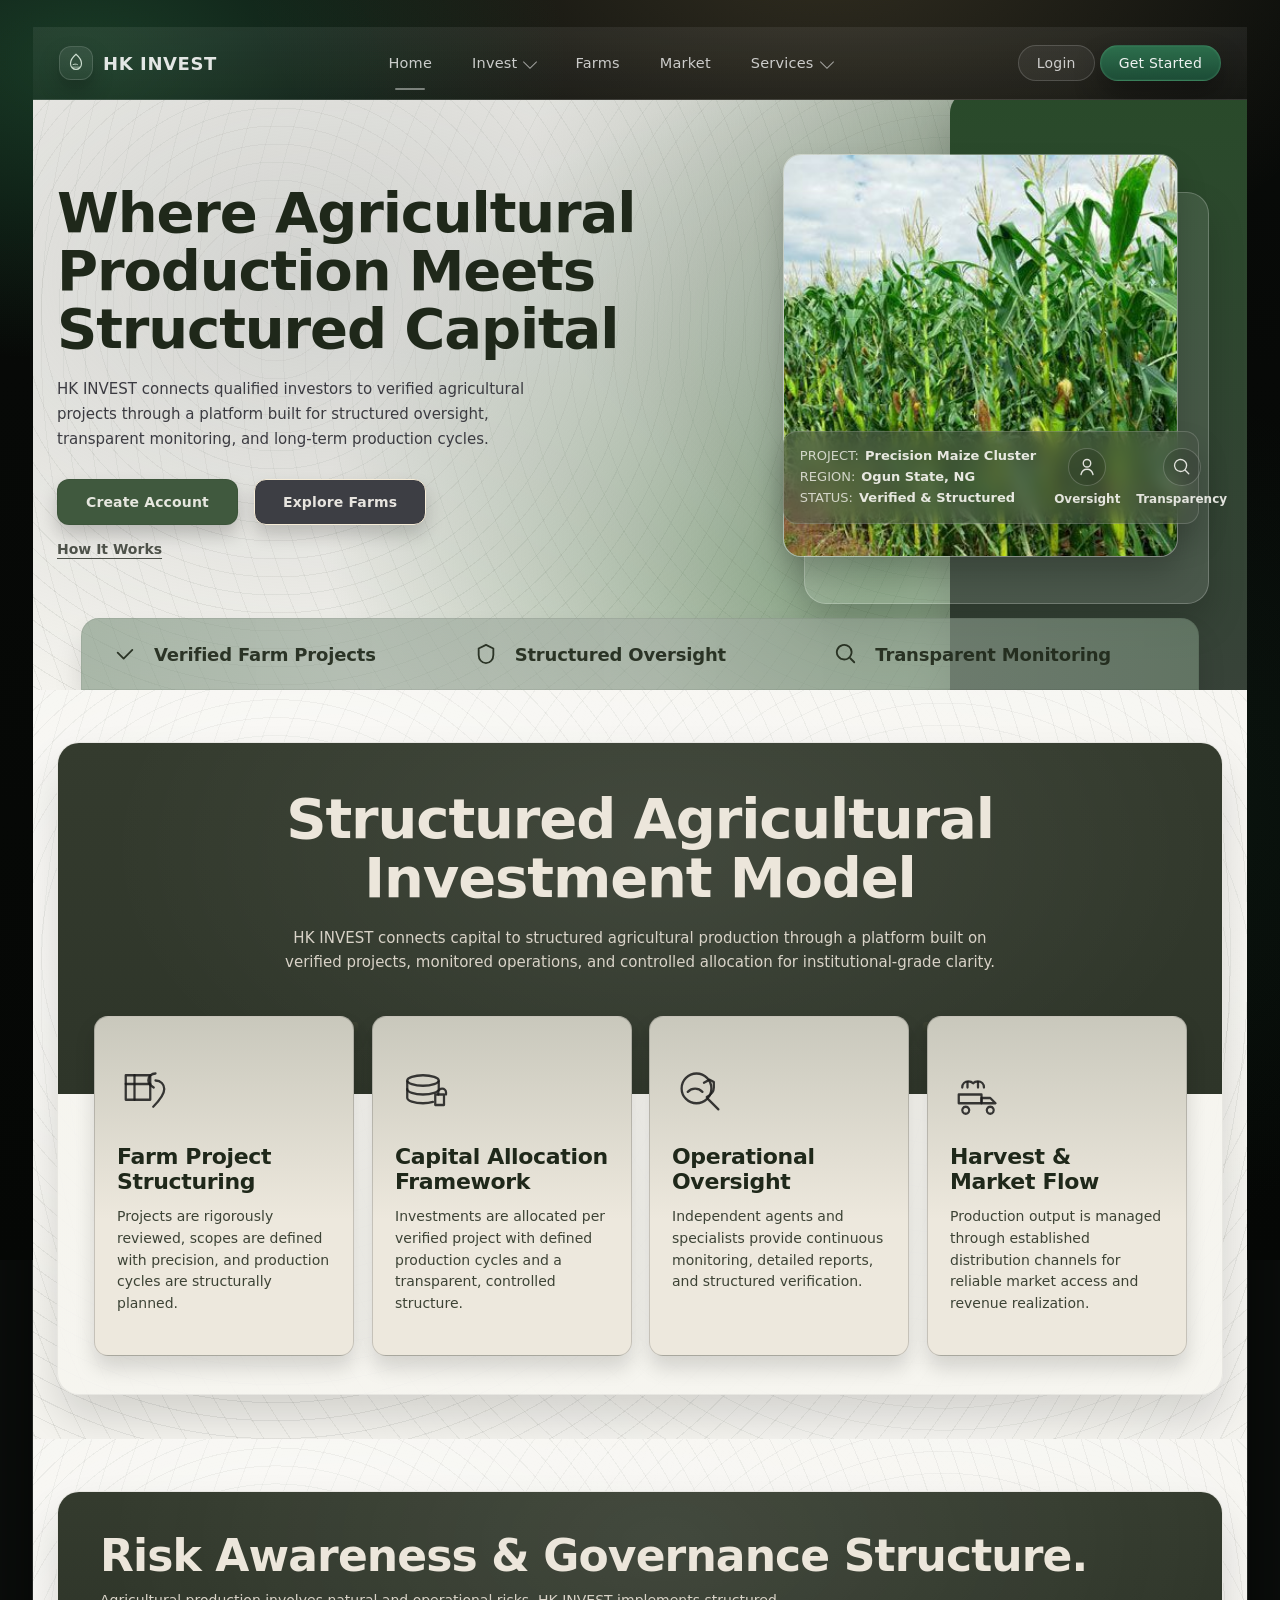
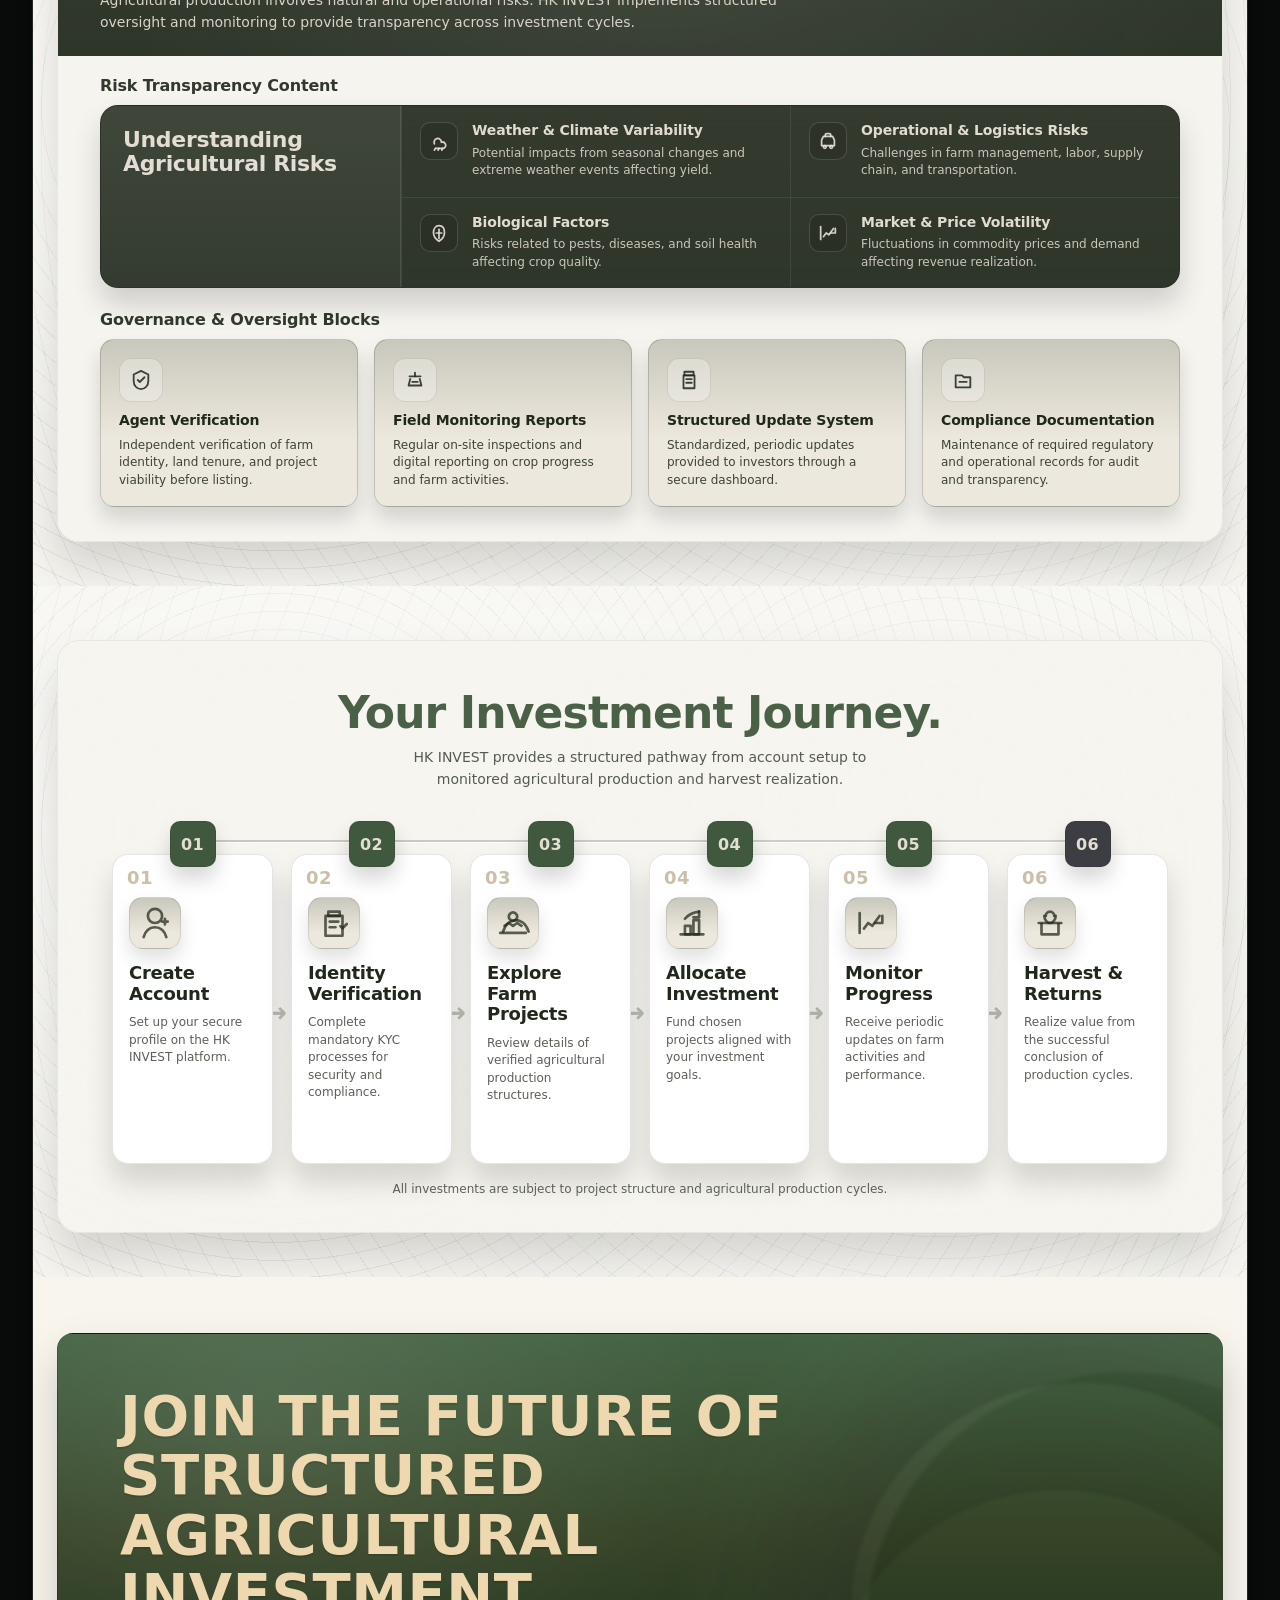
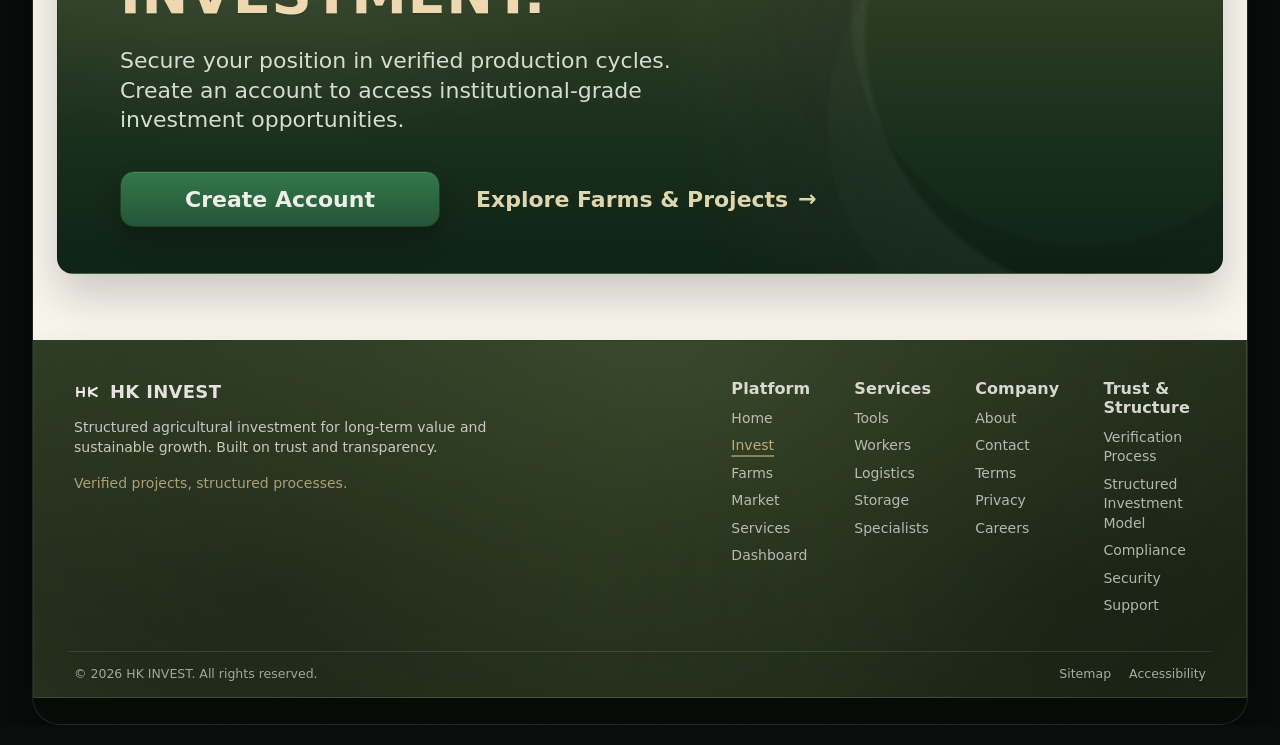
<file: invest.html>
<!DOCTYPE html>
<html lang="en">
<head>
  <meta charset="UTF-8">
  <meta name="viewport" content="width=device-width, initial-scale=1.0">
  <title>Document</title>

  <link rel="stylesheet" href="css/pages/home.css">
  <link rel="stylesheet" href="css/pages/invest.css">
</head>
<body>

  
  <div class="page-bg" aria-hidden="true"></div>
    <div class="shell">
    <!-- Category 1: Header (Banner + Navbar) -->
    <header class="site-header" role="banner">
      <div class="announce" role="status" aria-live="polite">
        <p class="announce__text">HK INVEST — Structured Agricultural Investment Platform. Launching Soon.</p>
      </div>

      <div class="navwrap">
        <nav class="nav" aria-label="Primary">
          <!-- Left: Logo -->
          <a class="brand" href="index.html" aria-label="HK INVEST Home">
            <span class="brand__mark" aria-hidden="true">
              <!-- Minimal agri-fintech mark -->
              <svg viewBox="0 0 48 48" class="brand__svg" role="img" aria-hidden="true">
                <path d="M24 5c7 6 12 12 12 20 0 7.7-5.4 13-12 13S12 32.7 12 25c0-8 5-14 12-20Z" fill="none" stroke="currentColor" stroke-width="2.5" />
                <path d="M24 14c-1.2 2.6-2 5.2-2 8 0 4.8 3.1 8.7 2 8.7s-2-3.9-2-8.7c0-2.8.8-5.4 2-8Z" fill="currentColor" opacity=".35"/>
                <path d="M17.5 27.5c3.2-1.4 6.5-1.4 9.7 0" fill="none" stroke="currentColor" stroke-width="2" stroke-linecap="round"/>
                <path d="M16 33h16" fill="none" stroke="currentColor" stroke-width="2" stroke-linecap="round" opacity=".75"/>
              </svg>
            </span>
            <span class="brand__word">HK INVEST</span>
          </a>

          <!-- Center: Links -->
          <div class="nav__center" id="nav-desktop">
            <a class="navlink is-active" href="index.html">Home</a>

            <div class="dd" data-dd="invest">
              <button class="navlink navlink--btn" type="button"
                aria-haspopup="menu" aria-expanded="false" aria-controls="menu-invest">
                Invest
                <span class="chev" aria-hidden="true"></span>
              </button>
              <div class="menu" id="menu-invest" role="menu" aria-label="Invest">
                <a role="menuitem" class="menu__item" href="farms/farms.html">Explore Farms</a>
                <a role="menuitem" class="menu__item" href="how-it-works.html">How It Works</a>
                <a role="menuitem" class="menu__item" href="dashboard/investor.html">Investor Dashboard</a>
              </div>
            </div>

            <a class="navlink" href="farms/farms.html">Farms</a>
            <a class="navlink" href="market/market.html">Market</a>

            <div class="dd" data-dd="services">
              <button class="navlink navlink--btn" type="button"
                aria-haspopup="menu" aria-expanded="false" aria-controls="menu-services">
                Services
                <span class="chev" aria-hidden="true"></span>
              </button>
              <div class="menu" id="menu-services" role="menu" aria-label="Services">
                <a role="menuitem" class="menu__item" href="services/tools.html">Tools</a>
                <a role="menuitem" class="menu__item" href="services/workers.html">Workers</a>
                <a role="menuitem" class="menu__item" href="services/logistics.html">Logistics</a>
                <a role="menuitem" class="menu__item" href="services/storage.html">Storage</a>
              </div>
            </div>
          </div>

          <!-- Right: Public / Logged -->
          <div class="nav__right">
            <!-- PUBLIC -->
            <div class="auth auth--public" data-auth="public">
              <a class="btn btn--ghost" href="auth/login.html">Login</a>
              <a class="btn btn--primary" href="auth/register.html">Get Started</a>
            </div>

            <!-- LOGGED IN -->
            <div class="auth auth--logged" data-auth="logged" hidden>
              <a class="iconbtn" href="notifications/notifications.html" aria-label="Notifications">
                <span class="iconbtn__icon" aria-hidden="true">
                  <svg viewBox="0 0 24 24" role="img" aria-hidden="true">
                    <path d="M12 22a2.2 2.2 0 0 0 2.2-2.2H9.8A2.2 2.2 0 0 0 12 22Z" fill="currentColor"/>
                    <path d="M20 17.2c-1.3-1.4-2-2.7-2-6.2 0-3.8-2.3-6.2-5.6-6.9V3.2a.4.4 0 0 0-.4-.4h-2a.4.4 0 0 0-.4.4V4c-3.2.7-5.6 3.1-5.6 7 0 3.5-.7 4.8-2 6.2-.3.3-.4.7-.2 1.1.2.4.6.7 1 .7h16.4c.4 0 .8-.2 1-.7.2-.4.1-.8-.2-1.1Z"
                      fill="currentColor" opacity=".9"/>
                  </svg>
                </span>
                <span class="badge" aria-label="3 new notifications">3</span>
              </a>

              <div class="dd dd--profile" data-dd="profile">
                <button class="avatar" type="button"
                  aria-haspopup="menu" aria-expanded="false" aria-controls="menu-profile">
                  <span class="avatar__ring" aria-hidden="true"></span>
                  <span class="sr-only">Open profile menu</span>
                </button>
                <div class="menu menu--right" id="menu-profile" role="menu" aria-label="Profile">
                  <a role="menuitem" class="menu__item" href="dashboard/investor.html">Dashboard</a>
                  <a role="menuitem" class="menu__item" href="account/profile.html">Profile</a>
                  <a role="menuitem" class="menu__item" href="account/settings.html">Settings</a>
                  <button role="menuitem" class="menu__item menu__item--danger" type="button" data-action="logout">Logout</button>
                </div>
              </div>
            </div>

            <!-- Mobile Hamburger -->
            <button class="hamburger" type="button" aria-label="Open menu" aria-controls="mobile-panel" aria-expanded="false">
              <span class="hamburger__bar" aria-hidden="true"></span>
              <span class="hamburger__bar" aria-hidden="true"></span>
              <span class="hamburger__bar" aria-hidden="true"></span>
            </button>
          </div>
        </nav>

        <!-- Mobile Panel -->
        <div class="mobile" id="mobile-panel" aria-hidden="true">
          <div class="mobile__panel" role="dialog" aria-modal="true" aria-label="Mobile menu">
            <div class="mobile__top">
              <a class="brand brand--mobile" href="index.html" aria-label="HK INVEST Home">
                <span class="brand__mark" aria-hidden="true">
                  <svg viewBox="0 0 48 48" class="brand__svg" role="img" aria-hidden="true">
                    <path d="M24 5c7 6 12 12 12 20 0 7.7-5.4 13-12 13S12 32.7 12 25c0-8 5-14 12-20Z" fill="none" stroke="currentColor" stroke-width="2.5" />
                    <path d="M24 14c-1.2 2.6-2 5.2-2 8 0 4.8 3.1 8.7 2 8.7s-2-3.9-2-8.7c0-2.8.8-5.4 2-8Z" fill="currentColor" opacity=".35"/>
                    <path d="M17.5 27.5c3.2-1.4 6.5-1.4 9.7 0" fill="none" stroke="currentColor" stroke-width="2" stroke-linecap="round"/>
                    <path d="M16 33h16" fill="none" stroke="currentColor" stroke-width="2" stroke-linecap="round" opacity=".75"/>
                  </svg>
                </span>
                <span class="brand__word">HK INVEST</span>
              </a>

              <button class="mobile__close" type="button" aria-label="Close menu">
                <span aria-hidden="true">✕</span>
              </button>
            </div>

            <div class="mobile__links" aria-label="Mobile navigation">
              <a class="m-link is-active" href="index.html">Home</a>

              <button class="m-acc" type="button" aria-expanded="false" aria-controls="m-invest">
                <span>Invest</span><span class="m-acc__chev" aria-hidden="true"></span>
              </button>
              <div class="m-panel" id="m-invest">
                <a class="m-sub" href="farms/farms.html">Explore Farms</a>
                <a class="m-sub" href="#how-it-works">How It Works</a>
                <a class="m-sub" href="dashboard/investor.html">Investor Dashboard</a>
              </div>

              <a class="m-link" href="farms/farms.html">Farms</a>
              <a class="m-link" href="market/market.html">Market</a>

              <button class="m-acc" type="button" aria-expanded="false" aria-controls="m-services">
                <span>Services</span><span class="m-acc__chev" aria-hidden="true"></span>
              </button>
              <div class="m-panel" id="m-services">
                <a class="m-sub" href="services/tools.html">Tools</a>
                <a class="m-sub" href="services/workers.html">Workers</a>
                <a class="m-sub" href="services/logistics.html">Logistics</a>
                <a class="m-sub" href="services/storage.html">Storage</a>
              </div>

              <div class="mobile__auth" data-mobile-auth="public">
                <a class="btn btn--ghost btn--block" href="auth/login.html">Login</a>
                <a class="btn btn--primary btn--block" href="auth/register.html">Get Started</a>
              </div>

              <div class="mobile__auth" data-mobile-auth="logged" hidden>
                <a class="m-link" href="notifications/notifications.html">Notifications</a>
                <a class="m-link" href="dashboard/investor.html">Dashboard</a>
                <a class="m-link" href="account/profile.html">Profile</a>
                <a class="m-link" href="account/settings.html">Settings</a>
                <button class="btn btn--ghost btn--block" type="button" data-action="logout">Logout</button>
              </div>
            </div>
          </div>

          <button class="mobile__backdrop" type="button" aria-label="Close menu backdrop"></button>
        </div>
      </div>
    </header>


<!-- invest.html — Category 1 ONLY (Investor Hero + Intent Strip) -->
<section id="investCat1" class="hk-invest-cat1" aria-labelledby="investCat1Title">
  <div class="hk-invest-cat1__bg" aria-hidden="true"></div>

  <div class="hk-invest-hero">
    <div class="hk-invest-hero__inner">
      <div class="hk-invest-hero__copy">
        <h1 class="hk-invest-hero__title reveal" id="investCat1Title" data-reveal="up">
          Where Agricultural<br />
          Production Meets<br />
          Structured Capital
        </h1>

        <p class="hk-invest-hero__lede reveal" data-reveal="up" data-reveal-delay="1">
          HK INVEST connects qualified investors to verified agricultural<br />
          projects through a platform built for structured oversight,<br />
          transparent monitoring, and long-term production cycles.
        </p>

        <div class="hk-invest-hero__actions reveal" data-reveal="up" data-reveal-delay="2">
          <a
            class="hk-btn hk-btn--primary"
            href="auth/register.html"
            data-action="create-account"
            aria-label="Create Account"
          >
            Create Account
          </a>

          <a
            class="hk-btn hk-btn--secondary"
            href="farms/farms.html"
            data-action="explore-farms"
            aria-label="Explore Farms"
          >
            Explore Farms
          </a>
        </div>

        <a
          class="hk-invest-hero__how reveal"
          href="#invest-how-it-works"
          data-action="how-it-works"
          data-reveal="up"
          data-reveal-delay="3"
        >
          How It Works
        </a>
      </div>

      <div
        class="hk-invest-hero__visual reveal"
        data-component="invest-hero-visual"
        data-reveal="up"
        data-reveal-delay="3"
        aria-label="Investment preview"
      >
        <div class="hk-hero-visual" role="img" aria-label="Farm project preview">
          <div class="hk-hero-visual__stack" aria-hidden="true">
            <div class="hk-hero-visual__plate hk-hero-visual__plate--back"></div>
            <div class="hk-hero-visual__plate hk-hero-visual__plate--mid"></div>
          </div>

          <div class="hk-hero-visual__frame">
            <img  
              class="hk-hero-visual__img"
              src="assets/images/hero-farmers (6).jpeg"
              alt=""
              loading="lazy"
              decoding="async"
              draggable="false"
              data-asset="invest-hero-farmland"
            />
          </div>

          <div class="hk-hero-visual__overlay" aria-hidden="false">
            <div class="hk-hero-overlay__info">
              <p class="hk-hero-overlay__row">
                <span class="hk-hero-overlay__k">PROJECT:</span>
                <span class="hk-hero-overlay__v">Precision Maize Cluster</span>
              </p>
              <p class="hk-hero-overlay__row">
                <span class="hk-hero-overlay__k">REGION:</span>
                <span class="hk-hero-overlay__v">Ogun State, NG</span>
              </p>
              <p class="hk-hero-overlay__row">
                <span class="hk-hero-overlay__k">STATUS:</span>
                <span class="hk-hero-overlay__v">Verified &amp; Structured</span>
              </p>
            </div>

            <div class="hk-hero-overlay__tools" aria-hidden="true">
              <div class="hk-hero-tool">
                <div class="hk-hero-tool__icon" aria-hidden="true">
                  <svg viewBox="0 0 24 24" width="18" height="18" fill="none" xmlns="http://www.w3.org/2000/svg">
                    <path
                      d="M12 12c2.761 0 5-2.239 5-5S14.761 2 12 2 7 4.239 7 7s2.239 5 5 5Z"
                      stroke="currentColor"
                      stroke-width="1.8"
                      stroke-linecap="round"
                      stroke-linejoin="round"
                    />
                    <path
                      d="M4 22c.9-4 4.04-7 8-7s7.1 3 8 7"
                      stroke="currentColor"
                      stroke-width="1.8"
                      stroke-linecap="round"
                      stroke-linejoin="round"
                    />
                  </svg>
                </div>
                <span class="hk-hero-tool__label">Oversight</span>
              </div>

              <div class="hk-hero-tool">
                <div class="hk-hero-tool__icon" aria-hidden="true">
                  <svg viewBox="0 0 24 24" width="18" height="18" fill="none" xmlns="http://www.w3.org/2000/svg">
                    <path
                      d="M10 18a8 8 0 1 1 5.293-14.01A8 8 0 0 1 10 18Z"
                      stroke="currentColor"
                      stroke-width="1.8"
                      stroke-linecap="round"
                      stroke-linejoin="round"
                    />
                    <path
                      d="M21 21l-4.35-4.35"
                      stroke="currentColor"
                      stroke-width="1.8"
                      stroke-linecap="round"
                      stroke-linejoin="round"
                    />
                  </svg>
                </div>
                <span class="hk-hero-tool__label">Transparency</span>
              </div>
            </div>
          </div>
        </div>
      </div>
    </div>

    <div class="hk-invest-intent" aria-label="Investment trust statements">
      <div class="hk-invest-intent__inner reveal" data-reveal="up" data-reveal-delay="4">
        <div class="hk-intent-item">
          <div class="hk-intent-item__icon" aria-hidden="true">
            <svg viewBox="0 0 24 24" width="22" height="22" fill="none" xmlns="http://www.w3.org/2000/svg">
              <path
                d="M20 7.5 10.5 17 4 10.5"
                stroke="currentColor"
                stroke-width="2"
                stroke-linecap="round"
                stroke-linejoin="round"
              />
              <path
                d="M10.5 17 4 10.5"
                stroke="currentColor"
                stroke-width="2"
                stroke-linecap="round"
                stroke-linejoin="round"
                opacity=".0"
              />
            </svg>
          </div>
          <span class="hk-intent-item__text">Verified Farm Projects</span>
        </div>

        <div class="hk-intent-item">
          <div class="hk-intent-item__icon" aria-hidden="true">
            <svg viewBox="0 0 24 24" width="22" height="22" fill="none" xmlns="http://www.w3.org/2000/svg">
              <path
                d="M12 2 20 6v7c0 5-3.5 9-8 9s-8-4-8-9V6l8-4Z"
                stroke="currentColor"
                stroke-width="2"
                stroke-linecap="round"
                stroke-linejoin="round"
              />
            </svg>
          </div>
          <span class="hk-intent-item__text">Structured Oversight</span>
        </div>

        <div class="hk-intent-item">
          <div class="hk-intent-item__icon" aria-hidden="true">
            <svg viewBox="0 0 24 24" width="22" height="22" fill="none" xmlns="http://www.w3.org/2000/svg">
              <path
                d="M10 18a8 8 0 1 1 5.293-14.01A8 8 0 0 1 10 18Z"
                stroke="currentColor"
                stroke-width="2"
                stroke-linecap="round"
                stroke-linejoin="round"
              />
              <path
                d="M21 21l-4.35-4.35"
                stroke="currentColor"
                stroke-width="2"
                stroke-linecap="round"
                stroke-linejoin="round"
              />
            </svg>
          </div>
          <span class="hk-intent-item__text">Transparent Monitoring</span>
        </div>
      </div>
    </div>
  </div>
</section>



<!-- invest.html — Category 2 ONLY (Investment Model Architecture) -->
<section id="investCat2" class="hk-invest-cat2" aria-labelledby="investCat2Title">
  <div class="hk-invest-cat2__bg" aria-hidden="true"></div>

  <div class="hk-invest-cat2__wrap" data-component="invest-model">
    <header class="hk-invest-cat2__header">
      <h2 class="hk-invest-cat2__title reveal" id="investCat2Title" data-reveal="up">
        Structured Agricultural<br />
        Investment Model
      </h2>

      <p class="hk-invest-cat2__sub reveal" data-reveal="up" data-reveal-delay="1">
        HK INVEST connects capital to structured agricultural production through a platform built on<br />
        verified projects, monitored operations, and controlled allocation for institutional-grade clarity.
      </p>
    </header>

    <div class="hk-invest-model" data-component="invest-model-diagram" role="group" aria-label="Investment model pillars">
      <div class="hk-invest-model__rail" aria-hidden="true">
        <span class="hk-invest-model__cap"></span>
        <span class="hk-invest-model__cap"></span>
        <span class="hk-invest-model__cap"></span>
        <span class="hk-invest-model__cap"></span>
      </div>

      <div class="hk-invest-model__grid">
        <article class="hk-model-card reveal" data-reveal="up" data-reveal-delay="2" data-model-item="structuring">
          <div class="hk-model-card__icon" aria-hidden="true">
            <svg viewBox="0 0 64 64" width="56" height="56" fill="none" xmlns="http://www.w3.org/2000/svg">
              <path d="M10 14h28v28H10V14Z" stroke="currentColor" stroke-width="2.6" stroke-linejoin="round"/>
              <path d="M10 24h28" stroke="currentColor" stroke-width="2.6" stroke-linecap="round"/>
              <path d="M20 14v28" stroke="currentColor" stroke-width="2.6" stroke-linecap="round"/>
              <path d="M44 20c6 0 10 4.2 10 9.8 0 6.8-6.2 13.8-12.6 20.2" stroke="currentColor" stroke-width="2.6" stroke-linecap="round" stroke-linejoin="round"/>
              <path d="M42 28c-3.6-2.2-6.2-5.2-6.2-8.4 0-4.4 3.6-7.6 8.2-7.6" stroke="currentColor" stroke-width="2.6" stroke-linecap="round" stroke-linejoin="round"/>
            </svg>
          </div>

          <div class="hk-model-card__body">
            <h3 class="hk-model-card__title">Farm Project<br />Structuring</h3>
            <p class="hk-model-card__desc">
              Projects are rigorously reviewed, scopes are defined with precision, and production cycles are structurally planned.
            </p>
          </div>
        </article>

        <article class="hk-model-card reveal" data-reveal="up" data-reveal-delay="3" data-model-item="allocation">
          <div class="hk-model-card__icon" aria-hidden="true">
            <svg viewBox="0 0 64 64" width="56" height="56" fill="none" xmlns="http://www.w3.org/2000/svg">
              <path d="M14 20c0-3 8-6 18-6s18 3 18 6-8 6-18 6-18-3-18-6Z" stroke="currentColor" stroke-width="2.6" stroke-linejoin="round"/>
              <path d="M14 20v10c0 3 8 6 18 6s18-3 18-6V20" stroke="currentColor" stroke-width="2.6" stroke-linejoin="round"/>
              <path d="M14 30v10c0 3 8 6 18 6 4.2 0 8.2-.6 11.4-1.6" stroke="currentColor" stroke-width="2.6" stroke-linecap="round"/>
              <path d="M46 36h10v12H46V36Z" stroke="currentColor" stroke-width="2.6" stroke-linejoin="round"/>
              <path d="M49.5 36v-2.2c0-2.4 1.9-4.4 4.4-4.4 2.4 0 4.4 2 4.4 4.4V36" stroke="currentColor" stroke-width="2.6" stroke-linecap="round"/>
            </svg>
          </div>

          <div class="hk-model-card__body">
            <h3 class="hk-model-card__title">Capital Allocation<br />Framework</h3>
            <p class="hk-model-card__desc">
              Investments are allocated per verified project with defined production cycles and a transparent, controlled structure.
            </p>
          </div>
        </article>

        <article class="hk-model-card reveal" data-reveal="up" data-reveal-delay="4" data-model-item="oversight">
          <div class="hk-model-card__icon" aria-hidden="true">
            <svg viewBox="0 0 64 64" width="56" height="56" fill="none" xmlns="http://www.w3.org/2000/svg">
              <path d="M28 46c9.4 0 17-7.6 17-17S37.4 12 28 12 11 19.6 11 29s7.6 17 17 17Z" stroke="currentColor" stroke-width="2.6" stroke-linejoin="round"/>
              <path d="M41 41l12 12" stroke="currentColor" stroke-width="2.6" stroke-linecap="round"/>
              <path d="M36.5 22.5 43 19l4.8 2.8v6.2c0 4.8-3.3 8.4-8.1 10.8" stroke="currentColor" stroke-width="2.6" stroke-linecap="round" stroke-linejoin="round"/>
              <path d="M18 33c2.2-2.2 4.8-3.6 8.4-3.6 3.6 0 6.2 1.4 8.4 3.6" stroke="currentColor" stroke-width="2.6" stroke-linecap="round"/>
            </svg>
          </div>

          <div class="hk-model-card__body">
            <h3 class="hk-model-card__title">Operational<br />Oversight</h3>
            <p class="hk-model-card__desc">
              Independent agents and specialists provide continuous monitoring, detailed reports, and structured verification.
            </p>
          </div>
        </article>

        <article class="hk-model-card reveal" data-reveal="up" data-reveal-delay="5" data-model-item="harvest">
          <div class="hk-model-card__icon" aria-hidden="true">
            <svg viewBox="0 0 64 64" width="56" height="56" fill="none" xmlns="http://www.w3.org/2000/svg">
              <path d="M10 36h26v10H10V36Z" stroke="currentColor" stroke-width="2.6" stroke-linejoin="round"/>
              <path d="M36 40h10l6 6v0H36V40Z" stroke="currentColor" stroke-width="2.6" stroke-linejoin="round"/>
              <path d="M18 50a4 4 0 1 0 0.001 0Z" stroke="currentColor" stroke-width="2.6"/>
              <path d="M46 50a4 4 0 1 0 0.001 0Z" stroke="currentColor" stroke-width="2.6"/>
              <path d="M14 28c0-4 3-7 7-7 2.2 0 4.1.8 5.4 2.2 1.3-1.4 3.2-2.2 5.4-2.2 4 0 7 3 7 7" stroke="currentColor" stroke-width="2.6" stroke-linecap="round" stroke-linejoin="round"/>
              <path d="M20 28v-6" stroke="currentColor" stroke-width="2.6" stroke-linecap="round"/>
              <path d="M32 28v-6" stroke="currentColor" stroke-width="2.6" stroke-linecap="round"/>
            </svg>
          </div>

          <div class="hk-model-card__body">
            <h3 class="hk-model-card__title">Harvest &amp;<br />Market Flow</h3>
            <p class="hk-model-card__desc">
              Production output is managed through established distribution channels for reliable market access and revenue realization.
            </p>
          </div>
        </article>
      </div>
    </div>
  </div>
</section>



<!-- invest.html — Category 3 ONLY (Risk & Governance Transparency) -->
<section id="investCat3" class="hk-invest-cat3" aria-labelledby="investCat3Title" data-component="invest-governance">
  <div class="hk-invest-cat3__bg" aria-hidden="true"></div>

  <div class="hk-invest-cat3__wrap">
    <header class="hk-invest-cat3__header">
      <h2 class="hk-invest-cat3__title reveal" id="investCat3Title" data-reveal="up">
        Risk Awareness &amp; Governance Structure.
      </h2>
      <p class="hk-invest-cat3__sub reveal" data-reveal="up" data-reveal-delay="1">
        Agricultural production involves natural and operational risks. HK INVEST implements structured<br />
        oversight and monitoring to provide transparency across investment cycles.
      </p>
    </header>

    <div class="hk-invest-cat3__body">
      <!-- Risk Transparency Content -->
      <section class="hk-risk" aria-label="Risk transparency content" data-component="risk-disclosure">
        <h3 class="hk-risk__label reveal" data-reveal="up" data-reveal-delay="2">Risk Transparency Content</h3>

        <div class="hk-risk__panel reveal" data-reveal="up" data-reveal-delay="3">
          <div class="hk-risk__intro" aria-label="Understanding agricultural risks">
            <h4 class="hk-risk__introTitle">Understanding<br />Agricultural Risks</h4>
          </div>

          <div class="hk-risk__grid" role="list" aria-label="Risk items">
            <article class="hk-riskItem" role="listitem" data-risk-item="weather">
              <div class="hk-riskItem__icon" aria-hidden="true">
                <svg viewBox="0 0 24 24" width="22" height="22" fill="none" xmlns="http://www.w3.org/2000/svg">
                  <path d="M7 15a4 4 0 1 1 7.6-1.6A3.5 3.5 0 1 1 17 20H8.5" stroke="currentColor" stroke-width="1.9" stroke-linecap="round" stroke-linejoin="round"/>
                  <path d="M8 20l-1 2M12 20l-1 2M16 20l-1 2" stroke="currentColor" stroke-width="1.9" stroke-linecap="round"/>
                </svg>
              </div>
              <div class="hk-riskItem__text">
                <h5 class="hk-riskItem__title">Weather &amp; Climate Variability</h5>
                <p class="hk-riskItem__desc">Potential impacts from seasonal changes and extreme weather events affecting yield.</p>
              </div>
            </article>

            <article class="hk-riskItem" role="listitem" data-risk-item="ops">
              <div class="hk-riskItem__icon" aria-hidden="true">
                <svg viewBox="0 0 24 24" width="22" height="22" fill="none" xmlns="http://www.w3.org/2000/svg">
                  <path d="M7 7h10l2 4v6H5v-6l2-4Z" stroke="currentColor" stroke-width="1.9" stroke-linejoin="round"/>
                  <path d="M8.5 17a1.5 1.5 0 1 0 0.001 0Z" stroke="currentColor" stroke-width="1.9"/>
                  <path d="M15.5 17a1.5 1.5 0 1 0 0.001 0Z" stroke="currentColor" stroke-width="1.9"/>
                  <path d="M9 7V5.5A1.5 1.5 0 0 1 10.5 4h3A1.5 1.5 0 0 1 15 5.5V7" stroke="currentColor" stroke-width="1.9" stroke-linecap="round"/>
                </svg>
              </div>
              <div class="hk-riskItem__text">
                <h5 class="hk-riskItem__title">Operational &amp; Logistics Risks</h5>
                <p class="hk-riskItem__desc">Challenges in farm management, labor, supply chain, and transportation.</p>
              </div>
            </article>

            <article class="hk-riskItem" role="listitem" data-risk-item="bio">
              <div class="hk-riskItem__icon" aria-hidden="true">
                <svg viewBox="0 0 24 24" width="22" height="22" fill="none" xmlns="http://www.w3.org/2000/svg">
                  <path d="M12 21c3.5-2.2 6-5.4 6-9.3C18 6.6 15.3 4 12 4S6 6.6 6 11.7c0 3.9 2.5 7.1 6 9.3Z" stroke="currentColor" stroke-width="1.9" stroke-linejoin="round"/>
                  <path d="M12 8v10" stroke="currentColor" stroke-width="1.9" stroke-linecap="round"/>
                  <path d="M9 12h6" stroke="currentColor" stroke-width="1.9" stroke-linecap="round"/>
                </svg>
              </div>
              <div class="hk-riskItem__text">
                <h5 class="hk-riskItem__title">Biological Factors</h5>
                <p class="hk-riskItem__desc">Risks related to pests, diseases, and soil health affecting crop quality.</p>
              </div>
            </article>

            <article class="hk-riskItem" role="listitem" data-risk-item="market">
              <div class="hk-riskItem__icon" aria-hidden="true">
                <svg viewBox="0 0 24 24" width="22" height="22" fill="none" xmlns="http://www.w3.org/2000/svg">
                  <path d="M4 19V5" stroke="currentColor" stroke-width="1.9" stroke-linecap="round"/>
                  <path d="M7 16l3-4 3 2 5-7" stroke="currentColor" stroke-width="1.9" stroke-linecap="round" stroke-linejoin="round"/>
                  <path d="M20 7v5h-5" stroke="currentColor" stroke-width="1.9" stroke-linecap="round" stroke-linejoin="round"/>
                </svg>
              </div>
              <div class="hk-riskItem__text">
                <h5 class="hk-riskItem__title">Market &amp; Price Volatility</h5>
                <p class="hk-riskItem__desc">Fluctuations in commodity prices and demand affecting revenue realization.</p>
              </div>
            </article>
          </div>
        </div>
      </section>

      <!-- Governance & Oversight Blocks -->
      <section class="hk-gov" aria-label="Governance and oversight blocks">
        <h3 class="hk-gov__label reveal" data-reveal="up" data-reveal-delay="4">Governance &amp; Oversight Blocks</h3>

        <div class="hk-gov__grid" role="list">
          <article class="hk-govCard reveal" role="listitem" data-reveal="up" data-reveal-delay="5" data-governance-item="verification">
            <div class="hk-govCard__icon" aria-hidden="true">
              <svg viewBox="0 0 24 24" width="22" height="22" fill="none" xmlns="http://www.w3.org/2000/svg">
                <path d="M12 2 20 6v7c0 5-3.5 9-8 9s-8-4-8-9V6l8-4Z" stroke="currentColor" stroke-width="2" stroke-linejoin="round"/>
                <path d="m8.5 12 2.2 2.2L15.8 9" stroke="currentColor" stroke-width="2" stroke-linecap="round" stroke-linejoin="round"/>
              </svg>
            </div>
            <h4 class="hk-govCard__title">Agent Verification</h4>
            <p class="hk-govCard__desc">Independent verification of farm identity, land tenure, and project viability before listing.</p>
          </article>

          <article class="hk-govCard reveal" role="listitem" data-reveal="up" data-reveal-delay="6" data-governance-item="monitoring">
            <div class="hk-govCard__icon" aria-hidden="true">
              <svg viewBox="0 0 24 24" width="22" height="22" fill="none" xmlns="http://www.w3.org/2000/svg">
                <path d="M12 4v4" stroke="currentColor" stroke-width="2" stroke-linecap="round"/>
                <path d="M6 8h12" stroke="currentColor" stroke-width="2" stroke-linecap="round"/>
                <path d="M7 10l-2 8h14l-2-8" stroke="currentColor" stroke-width="2" stroke-linejoin="round"/>
                <path d="M9 14h6" stroke="currentColor" stroke-width="2" stroke-linecap="round"/>
              </svg>
            </div>
            <h4 class="hk-govCard__title">Field Monitoring Reports</h4>
            <p class="hk-govCard__desc">Regular on-site inspections and digital reporting on crop progress and farm activities.</p>
          </article>

          <article class="hk-govCard reveal" role="listitem" data-reveal="up" data-reveal-delay="7" data-governance-item="updates">
            <div class="hk-govCard__icon" aria-hidden="true">
              <svg viewBox="0 0 24 24" width="22" height="22" fill="none" xmlns="http://www.w3.org/2000/svg">
                <path d="M7 3h10v4H7V3Z" stroke="currentColor" stroke-width="2" stroke-linejoin="round"/>
                <path d="M6 7h12v14H6V7Z" stroke="currentColor" stroke-width="2" stroke-linejoin="round"/>
                <path d="M9 11h6M9 15h6" stroke="currentColor" stroke-width="2" stroke-linecap="round"/>
              </svg>
            </div>
            <h4 class="hk-govCard__title">Structured Update System</h4>
            <p class="hk-govCard__desc">Standardized, periodic updates provided to investors through a secure dashboard.</p>
          </article>

          <article class="hk-govCard reveal" role="listitem" data-reveal="up" data-reveal-delay="8" data-governance-item="compliance">
            <div class="hk-govCard__icon" aria-hidden="true">
              <svg viewBox="0 0 24 24" width="22" height="22" fill="none" xmlns="http://www.w3.org/2000/svg">
                <path d="M4 7h7l2 2h7v11H4V7Z" stroke="currentColor" stroke-width="2" stroke-linejoin="round"/>
                <path d="M8 14h8" stroke="currentColor" stroke-width="2" stroke-linecap="round"/>
              </svg>
            </div>
            <h4 class="hk-govCard__title">Compliance Documentation</h4>
            <p class="hk-govCard__desc">Maintenance of required regulatory and operational records for audit and transparency.</p>
          </article>
        </div>
      </section>
    </div>
  </div>
</section>



<!-- invest.html — Category 4 ONLY (Investment Journey Flow) -->
<section id="investCat4" class="hk-invest-cat4" aria-labelledby="investCat4Title">
  <div class="hk-invest-cat4__bg" aria-hidden="true"></div>

  <div class="hk-invest-cat4__wrap" data-component="invest-journey">
    <header class="hk-invest-cat4__header">
      <h2 class="hk-invest-cat4__title reveal" id="investCat4Title" data-reveal="up">
        Your Investment Journey.
      </h2>
      <p class="hk-invest-cat4__sub reveal" data-reveal="up" data-reveal-delay="1">
        HK INVEST provides a structured pathway from account setup to<br />
        monitored agricultural production and harvest realization.
      </p>
    </header>

    <!-- Desktop Journey (horizontal) -->
    <div class="hk-journeyDesk reveal" data-reveal="up" data-reveal-delay="2" aria-label="Investment journey steps (desktop)">
      <div class="hk-journeyDesk__rail" aria-hidden="true"></div>

      <ol class="hk-journeyDesk__steps" role="list">
        <li class="hk-stepCard" data-step="1">
          <span class="hk-stepCard__badge" aria-hidden="true">01</span>
          <div class="hk-stepCard__card">
            <span class="hk-stepCard__corner" aria-hidden="true">01</span>

            <div class="hk-stepCard__icon" aria-hidden="true">
              <svg viewBox="0 0 24 24" width="34" height="34" fill="none" xmlns="http://www.w3.org/2000/svg">
                <path d="M12 12c2.761 0 5-2.239 5-5S14.761 2 12 2 7 4.239 7 7s2.239 5 5 5Z" stroke="currentColor" stroke-width="1.9" stroke-linecap="round" stroke-linejoin="round"/>
                <path d="M4 22c.9-4 4.04-7 8-7s7.1 3 8 7" stroke="currentColor" stroke-width="1.9" stroke-linecap="round" stroke-linejoin="round"/>
                <path d="M19 9v4M17 11h4" stroke="currentColor" stroke-width="1.9" stroke-linecap="round"/>
              </svg>
            </div>

            <h3 class="hk-stepCard__title">Create<br />Account</h3>
            <p class="hk-stepCard__desc">Set up your secure profile on the HK INVEST platform.</p>
          </div>
        </li>

        <li class="hk-stepCard" data-step="2">
          <span class="hk-stepCard__badge" aria-hidden="true">02</span>
          <div class="hk-stepCard__card">
            <span class="hk-stepCard__corner" aria-hidden="true">02</span>

            <div class="hk-stepCard__icon" aria-hidden="true">
              <svg viewBox="0 0 24 24" width="34" height="34" fill="none" xmlns="http://www.w3.org/2000/svg">
                <path d="M8 4h8v3H8V4Z" stroke="currentColor" stroke-width="1.9" stroke-linejoin="round"/>
                <path d="M6 7h12v14H6V7Z" stroke="currentColor" stroke-width="1.9" stroke-linejoin="round"/>
                <path d="M9 11h6" stroke="currentColor" stroke-width="1.9" stroke-linecap="round"/>
                <path d="M9 15h4" stroke="currentColor" stroke-width="1.9" stroke-linecap="round"/>
                <path d="M16.5 14.2 18 15.7l3-3" stroke="currentColor" stroke-width="1.9" stroke-linecap="round" stroke-linejoin="round"/>
              </svg>
            </div>

            <h3 class="hk-stepCard__title">Identity<br />Verification</h3>
            <p class="hk-stepCard__desc">Complete mandatory KYC processes for security and compliance.</p>
          </div>
        </li>

        <li class="hk-stepCard" data-step="3">
          <span class="hk-stepCard__badge" aria-hidden="true">03</span>
          <div class="hk-stepCard__card">
            <span class="hk-stepCard__corner" aria-hidden="true">03</span>

            <div class="hk-stepCard__icon" aria-hidden="true">
              <svg viewBox="0 0 24 24" width="34" height="34" fill="none" xmlns="http://www.w3.org/2000/svg">
                <path d="M3 19h18" stroke="currentColor" stroke-width="1.9" stroke-linecap="round"/>
                <path d="M5 18c2-6 6-8 9-8s7 2 9 8" stroke="currentColor" stroke-width="1.9" stroke-linecap="round"/>
                <path d="M6 14l3-2 3 2 3-2 3 2" stroke="currentColor" stroke-width="1.9" stroke-linecap="round" stroke-linejoin="round"/>
                <path d="M15 7.5c0 1.5-1.5 3-3 3s-3-1.5-3-3 1.5-3 3-3 3 1.5 3 3Z" stroke="currentColor" stroke-width="1.9" stroke-linejoin="round"/>
              </svg>
            </div>

            <h3 class="hk-stepCard__title">Explore Farm<br />Projects</h3>
            <p class="hk-stepCard__desc">Review details of verified agricultural production structures.</p>
          </div>
        </li>

        <li class="hk-stepCard" data-step="4">
          <span class="hk-stepCard__badge" aria-hidden="true">04</span>
          <div class="hk-stepCard__card">
            <span class="hk-stepCard__corner" aria-hidden="true">04</span>

            <div class="hk-stepCard__icon" aria-hidden="true">
              <svg viewBox="0 0 24 24" width="34" height="34" fill="none" xmlns="http://www.w3.org/2000/svg">
                <path d="M7 14h4v6H7v-6Z" stroke="currentColor" stroke-width="1.9" stroke-linejoin="round"/>
                <path d="M13 10h4v10h-4V10Z" stroke="currentColor" stroke-width="1.9" stroke-linejoin="round"/>
                <path d="M4 20h16" stroke="currentColor" stroke-width="1.9" stroke-linecap="round"/>
                <path d="M7 9c2.5-3 6-4.5 10-5" stroke="currentColor" stroke-width="1.9" stroke-linecap="round"/>
                <path d="M17 4v4h-4" stroke="currentColor" stroke-width="1.9" stroke-linecap="round" stroke-linejoin="round"/>
              </svg>
            </div>

            <h3 class="hk-stepCard__title">Allocate<br />Investment</h3>
            <p class="hk-stepCard__desc">Fund chosen projects aligned with your investment goals.</p>
          </div>
        </li>

        <li class="hk-stepCard" data-step="5">
          <span class="hk-stepCard__badge" aria-hidden="true">05</span>
          <div class="hk-stepCard__card">
            <span class="hk-stepCard__corner" aria-hidden="true">05</span>

            <div class="hk-stepCard__icon" aria-hidden="true">
              <svg viewBox="0 0 24 24" width="34" height="34" fill="none" xmlns="http://www.w3.org/2000/svg">
                <path d="M4 19V5" stroke="currentColor" stroke-width="1.9" stroke-linecap="round"/>
                <path d="M7 16l3-4 3 2 5-7" stroke="currentColor" stroke-width="1.9" stroke-linecap="round" stroke-linejoin="round"/>
                <path d="M20 7v5h-5" stroke="currentColor" stroke-width="1.9" stroke-linecap="round" stroke-linejoin="round"/>
                <path d="M8 20h12" stroke="currentColor" stroke-width="1.9" stroke-linecap="round" opacity=".0"/>
              </svg>
            </div>

            <h3 class="hk-stepCard__title">Monitor<br />Progress</h3>
            <p class="hk-stepCard__desc">Receive periodic updates on farm activities and performance.</p>
          </div>
        </li>

        <li class="hk-stepCard" data-step="6">
          <span class="hk-stepCard__badge hk-stepCard__badge--dark" aria-hidden="true">06</span>
          <div class="hk-stepCard__card">
            <span class="hk-stepCard__corner" aria-hidden="true">06</span>

            <div class="hk-stepCard__icon" aria-hidden="true">
              <svg viewBox="0 0 24 24" width="34" height="34" fill="none" xmlns="http://www.w3.org/2000/svg">
                <path d="M4 12h16" stroke="currentColor" stroke-width="1.9" stroke-linecap="round"/>
                <path d="M6 12v8h12v-8" stroke="currentColor" stroke-width="1.9" stroke-linejoin="round"/>
                <path d="M8 7c0 2.5 1.8 5 4 5s4-2.5 4-5" stroke="currentColor" stroke-width="1.9" stroke-linecap="round"/>
                <path d="M9 7c0-1.7 1.3-3 3-3s3 1.3 3 3" stroke="currentColor" stroke-width="1.9" stroke-linecap="round"/>
                <path d="M15 16h0" stroke="currentColor" stroke-width="1.9" stroke-linecap="round" opacity=".0"/>
              </svg>
            </div>

            <h3 class="hk-stepCard__title">Harvest &amp;<br />Returns</h3>
            <p class="hk-stepCard__desc">Realize value from the successful conclusion of production cycles.</p>
          </div>
        </li>
      </ol>

      <p class="hk-journeyDesk__note reveal" data-reveal="up" data-reveal-delay="3">
        All investments are subject to project structure and agricultural production cycles.
      </p>
    </div>

    <!-- Mobile Journey (vertical) -->
    <div class="hk-journeyMob reveal" data-reveal="up" data-reveal-delay="2" aria-label="Investment journey steps (mobile)">
      <ol class="hk-journeyMob__list" role="list">
        <li class="hk-journeyMob__item" data-step="1">
          <span class="hk-journeyMob__num">01</span>
          <span class="hk-journeyMob__stem" aria-hidden="true"></span>
          <div class="hk-journeyMob__content">
            <div class="hk-journeyMob__icon" aria-hidden="true">
              <svg viewBox="0 0 24 24" width="22" height="22" fill="none" xmlns="http://www.w3.org/2000/svg">
                <path d="M12 12c2.761 0 5-2.239 5-5S14.761 2 12 2 7 4.239 7 7s2.239 5 5 5Z" stroke="currentColor" stroke-width="1.9" stroke-linecap="round" stroke-linejoin="round"/>
                <path d="M4 22c.9-4 4.04-7 8-7s7.1 3 8 7" stroke="currentColor" stroke-width="1.9" stroke-linecap="round" stroke-linejoin="round"/>
                <path d="M19 9v4M17 11h4" stroke="currentColor" stroke-width="1.9" stroke-linecap="round"/>
              </svg>
            </div>
            <div class="hk-journeyMob__text">
              <h4 class="hk-journeyMob__title">Create Account</h4>
              <p class="hk-journeyMob__desc">Set up your secure profile on the HK INVEST platform.</p>
            </div>
          </div>
        </li>

        <li class="hk-journeyMob__item" data-step="2">
          <span class="hk-journeyMob__num">02</span>
          <span class="hk-journeyMob__stem" aria-hidden="true"></span>
          <div class="hk-journeyMob__content">
            <div class="hk-journeyMob__icon" aria-hidden="true">
              <svg viewBox="0 0 24 24" width="22" height="22" fill="none" xmlns="http://www.w3.org/2000/svg">
                <path d="M8 4h8v3H8V4Z" stroke="currentColor" stroke-width="1.9" stroke-linejoin="round"/>
                <path d="M6 7h12v14H6V7Z" stroke="currentColor" stroke-width="1.9" stroke-linejoin="round"/>
                <path d="M9 11h6" stroke="currentColor" stroke-width="1.9" stroke-linecap="round"/>
                <path d="M9 15h4" stroke="currentColor" stroke-width="1.9" stroke-linecap="round"/>
                <path d="M16.5 14.2 18 15.7l3-3" stroke="currentColor" stroke-width="1.9" stroke-linecap="round" stroke-linejoin="round"/>
              </svg>
            </div>
            <div class="hk-journeyMob__text">
              <h4 class="hk-journeyMob__title">Identity Verification</h4>
              <p class="hk-journeyMob__desc">Complete mandatory KYC processes for security and compliance.</p>
            </div>
          </div>
        </li>

        <li class="hk-journeyMob__item" data-step="3">
          <span class="hk-journeyMob__num">03</span>
          <span class="hk-journeyMob__stem" aria-hidden="true"></span>
          <div class="hk-journeyMob__content">
            <div class="hk-journeyMob__icon" aria-hidden="true">
              <svg viewBox="0 0 24 24" width="22" height="22" fill="none" xmlns="http://www.w3.org/2000/svg">
                <path d="M3 19h18" stroke="currentColor" stroke-width="1.9" stroke-linecap="round"/>
                <path d="M5 18c2-6 6-8 9-8s7 2 9 8" stroke="currentColor" stroke-width="1.9" stroke-linecap="round"/>
                <path d="M6 14l3-2 3 2 3-2 3 2" stroke="currentColor" stroke-width="1.9" stroke-linecap="round" stroke-linejoin="round"/>
                <path d="M15 7.5c0 1.5-1.5 3-3 3s-3-1.5-3-3 1.5-3 3-3 3 1.5 3 3Z" stroke="currentColor" stroke-width="1.9" stroke-linejoin="round"/>
              </svg>
            </div>
            <div class="hk-journeyMob__text">
              <h4 class="hk-journeyMob__title">Explore Farm Projects</h4>
              <p class="hk-journeyMob__desc">Review details of verified agricultural production structures.</p>
            </div>
          </div>
        </li>

        <li class="hk-journeyMob__item" data-step="4">
          <span class="hk-journeyMob__num">04</span>
          <span class="hk-journeyMob__stem" aria-hidden="true"></span>
          <div class="hk-journeyMob__content">
            <div class="hk-journeyMob__icon" aria-hidden="true">
              <svg viewBox="0 0 24 24" width="22" height="22" fill="none" xmlns="http://www.w3.org/2000/svg">
                <path d="M7 14h4v6H7v-6Z" stroke="currentColor" stroke-width="1.9" stroke-linejoin="round"/>
                <path d="M13 10h4v10h-4V10Z" stroke="currentColor" stroke-width="1.9" stroke-linejoin="round"/>
                <path d="M4 20h16" stroke="currentColor" stroke-width="1.9" stroke-linecap="round"/>
                <path d="M7 9c2.5-3 6-4.5 10-5" stroke="currentColor" stroke-width="1.9" stroke-linecap="round"/>
                <path d="M17 4v4h-4" stroke="currentColor" stroke-width="1.9" stroke-linecap="round" stroke-linejoin="round"/>
              </svg>
            </div>
            <div class="hk-journeyMob__text">
              <h4 class="hk-journeyMob__title">Allocate Investment</h4>
              <p class="hk-journeyMob__desc">Fund chosen projects aligned with your investment goals.</p>
            </div>
          </div>
        </li>

        <li class="hk-journeyMob__item" data-step="5">
          <span class="hk-journeyMob__num">05</span>
          <span class="hk-journeyMob__stem" aria-hidden="true"></span>
          <div class="hk-journeyMob__content">
            <div class="hk-journeyMob__icon" aria-hidden="true">
              <svg viewBox="0 0 24 24" width="22" height="22" fill="none" xmlns="http://www.w3.org/2000/svg">
                <path d="M4 19V5" stroke="currentColor" stroke-width="1.9" stroke-linecap="round"/>
                <path d="M7 16l3-4 3 2 5-7" stroke="currentColor" stroke-width="1.9" stroke-linecap="round" stroke-linejoin="round"/>
                <path d="M20 7v5h-5" stroke="currentColor" stroke-width="1.9" stroke-linecap="round" stroke-linejoin="round"/>
              </svg>
            </div>
            <div class="hk-journeyMob__text">
              <h4 class="hk-journeyMob__title">Monitor Progress</h4>
              <p class="hk-journeyMob__desc">Receive periodic updates on farm activities and performance.</p>
            </div>
          </div>
        </li>

        <li class="hk-journeyMob__item" data-step="6">
          <span class="hk-journeyMob__num hk-journeyMob__num--dark">06</span>
          <span class="hk-journeyMob__stem" aria-hidden="true"></span>
          <div class="hk-journeyMob__content">
            <div class="hk-journeyMob__icon" aria-hidden="true">
              <svg viewBox="0 0 24 24" width="22" height="22" fill="none" xmlns="http://www.w3.org/2000/svg">
                <path d="M4 12h16" stroke="currentColor" stroke-width="1.9" stroke-linecap="round"/>
                <path d="M6 12v8h12v-8" stroke="currentColor" stroke-width="1.9" stroke-linejoin="round"/>
                <path d="M8 7c0 2.5 1.8 5 4 5s4-2.5 4-5" stroke="currentColor" stroke-width="1.9" stroke-linecap="round"/>
                <path d="M9 7c0-1.7 1.3-3 3-3s3 1.3 3 3" stroke="currentColor" stroke-width="1.9" stroke-linecap="round"/>
              </svg>
            </div>
            <div class="hk-journeyMob__text">
              <h4 class="hk-journeyMob__title">Harvest &amp; Returns</h4>
              <p class="hk-journeyMob__desc">Realize value from the successful conclusion of production cycles.</p>
            </div>
          </div>
        </li>
      </ol>
    </div>
  </div>
</section>



<!-- invest.html — Category 5 ONLY (Final CTA from PNG) -->
<section id="investCat5" class="hk-invest-cat5" aria-labelledby="investCat5Title" data-component="invest-final-cta">
  <div class="hk-invest-cat5__wrap">
    <div class="hk-invest-cat5__panel">
      <div class="hk-invest-cat5__content">
        <h2 class="hk-invest-cat5__title reveal" id="investCat5Title" data-reveal="up">
          JOIN THE FUTURE OF<br />
          STRUCTURED AGRICULTURAL<br />
          INVESTMENT.
        </h2>

        <p class="hk-invest-cat5__sub reveal" data-reveal="up" data-reveal-delay="1">
          Secure your position in verified production cycles.<br />
          Create an account to access institutional-grade<br />
          investment opportunities.
        </p>

        <div class="hk-invest-cat5__actions reveal" data-reveal="up" data-reveal-delay="2">
          <a class="hk-invest-cat5__btn" href="auth/register.html" data-action="create-account">
            Create Account
          </a>

          <a class="hk-invest-cat5__link" href="farms/farms.html" data-action="explore-farms">
            Explore Farms &amp; Projects <span class="hk-invest-cat5__arrow" aria-hidden="true">→</span>
          </a>
        </div>
      </div>
    </div>
  </div>
</section>




<!-- ========================= -->
<!-- Category 5: Ecosystem Footer -->
<!-- ========================= -->
<footer class="hkf" aria-label="HK INVEST footer" data-footer>
  <div class="hkf__inner">
    <!-- Brand column -->
    <section class="hkf__brand" aria-label="HK INVEST brand">
      <div class="hkf__brandTop">
        <span class="hkf__logo" aria-hidden="true">
          <!-- Logo mark (HK) -->
          <svg viewBox="0 0 48 28" xmlns="http://www.w3.org/2000/svg">
            <path d="M6 6.5V21.5" fill="none" stroke="currentColor" stroke-width="4" stroke-linecap="round"/>
            <path d="M18 6.5V21.5" fill="none" stroke="currentColor" stroke-width="4" stroke-linecap="round"/>
            <path d="M6 14H18" fill="none" stroke="currentColor" stroke-width="4" stroke-linecap="round"/>
            <path d="M28 6.5V21.5" fill="none" stroke="currentColor" stroke-width="4" stroke-linecap="round"/>
            <path d="M28 14L42 6.5" fill="none" stroke="currentColor" stroke-width="4" stroke-linecap="round"/>
            <path d="M28 14L42 21.5" fill="none" stroke="currentColor" stroke-width="4" stroke-linecap="round"/>
          </svg>
        </span>
        <span class="hkf__wordmark">HK INVEST</span>
      </div>

      <p class="hkf__brandText">
        Structured agricultural investment for long-term value and<br />
        sustainable growth. Built on trust and transparency.
      </p>

      <p class="hkf__trustLine">Verified projects, structured processes.</p>
    </section>

    <!-- Columns (desktop) + Accordion (mobile) -->
    <nav class="hkf__cols" aria-label="Footer navigation">
      <!-- Platform -->
      <section class="hkf__col hkf-acc" aria-label="Platform links">
        <button class="hkf-acc__btn" type="button" aria-expanded="false" aria-controls="hkf-panel-platform">
          <span class="hkf-acc__title">Platform</span>
          <span class="hkf-acc__chev" aria-hidden="true">
            <svg viewBox="0 0 20 20">
              <path d="M5 7.5 10 12.5 15 7.5" fill="none" stroke="currentColor" stroke-width="2" stroke-linecap="round" stroke-linejoin="round"/>
            </svg>
          </span>
        </button>

        <div class="hkf-acc__panel" id="hkf-panel-platform">
          <ul class="hkf__list">
            <li><a class="hkf__link" href="index.html">Home</a></li>
            <li><a class="hkf__link hkf__link--active" href="invest.html">Invest</a></li>
            <li><a class="hkf__link" href="farms/farms.html">Farms</a></li>
            <li><a class="hkf__link" href="market/market.html">Market</a></li>
            <li><a class="hkf__link" href="services/tools.html">Services</a></li>
            <li><a class="hkf__link" href="dashboard/investor.html">Dashboard</a></li>
          </ul>
        </div>
      </section>

      <!-- Services -->
      <section class="hkf__col hkf-acc" aria-label="Services links">
        <button class="hkf-acc__btn" type="button" aria-expanded="false" aria-controls="hkf-panel-services">
          <span class="hkf-acc__title">Services</span>
          <span class="hkf-acc__chev" aria-hidden="true">
            <svg viewBox="0 0 20 20">
              <path d="M5 7.5 10 12.5 15 7.5" fill="none" stroke="currentColor" stroke-width="2" stroke-linecap="round" stroke-linejoin="round"/>
            </svg>
          </span>
        </button>

        <div class="hkf-acc__panel" id="hkf-panel-services">
          <ul class="hkf__list">
            <li><a class="hkf__link" href="services/tools.html">Tools</a></li>
            <li><a class="hkf__link" href="services/workers.html">Workers</a></li>
            <li><a class="hkf__link" href="services/logistics.html">Logistics</a></li>
            <li><a class="hkf__link" href="services/storage.html">Storage</a></li>
            <li><a class="hkf__link" href="services/workers.html#specialists">Specialists</a></li>
          </ul>
        </div>
      </section>

      <!-- Company -->
      <section class="hkf__col hkf-acc" aria-label="Company links">
        <button class="hkf-acc__btn" type="button" aria-expanded="false" aria-controls="hkf-panel-company">
          <span class="hkf-acc__title">Company</span>
          <span class="hkf-acc__chev" aria-hidden="true">
            <svg viewBox="0 0 20 20">
              <path d="M5 7.5 10 12.5 15 7.5" fill="none" stroke="currentColor" stroke-width="2" stroke-linecap="round" stroke-linejoin="round"/>
            </svg>
          </span>
        </button>

        <div class="hkf-acc__panel" id="hkf-panel-company">
          <ul class="hkf__list">
            <li><a class="hkf__link" href="about.html">About</a></li>
            <li><a class="hkf__link" href="contact.html">Contact</a></li>
            <li><a class="hkf__link" href="terms-privacy.html#terms">Terms</a></li>
            <li><a class="hkf__link" href="terms-privacy.html#privacy">Privacy</a></li>
            <li><a class="hkf__link" href="about.html#careers">Careers</a></li>
          </ul>
        </div>
      </section>

      <!-- Trust & Structure -->
      <section class="hkf__col hkf-acc" aria-label="Trust and Structure links">
        <button class="hkf-acc__btn" type="button" aria-expanded="false" aria-controls="hkf-panel-trust">
          <span class="hkf-acc__title">Trust &amp; Structure</span>
          <span class="hkf-acc__chev" aria-hidden="true">
            <svg viewBox="0 0 20 20">
              <path d="M5 7.5 10 12.5 15 7.5" fill="none" stroke="currentColor" stroke-width="2" stroke-linecap="round" stroke-linejoin="round"/>
            </svg>
          </span>
        </button>

        <div class="hkf-acc__panel" id="hkf-panel-trust">
          <ul class="hkf__list">
            <li><a class="hkf__link" href="terms-privacy.html#verification-process">Verification Process</a></li>
            <li><a class="hkf__link" href="terms-privacy.html#structured-model">Structured Investment Model</a></li>
            <li><a class="hkf__link" href="terms-privacy.html#compliance">Compliance</a></li>
            <li><a class="hkf__link" href="account/security.html">Security</a></li>
            <li><a class="hkf__link" href="contact.html#support">Support</a></li>
          </ul>
        </div>
      </section>
    </nav>

    <!-- Bottom strip -->
    <div class="hkf__bottom" aria-label="Footer bottom bar">
      <span class="hkf__copy">© 2026 HK INVEST. All rights reserved.</span>

      <div class="hkf__minor">
        <a class="hkf__minorLink" href="sitemap.xml">Sitemap</a>
        <a class="hkf__minorLink" href="terms-privacy.html#accessibility">Accessibility</a>
      </div>
    </div>
  </div>
</footer>

    <script src = "js/app.js"></script>
</body>
</html>
</file>
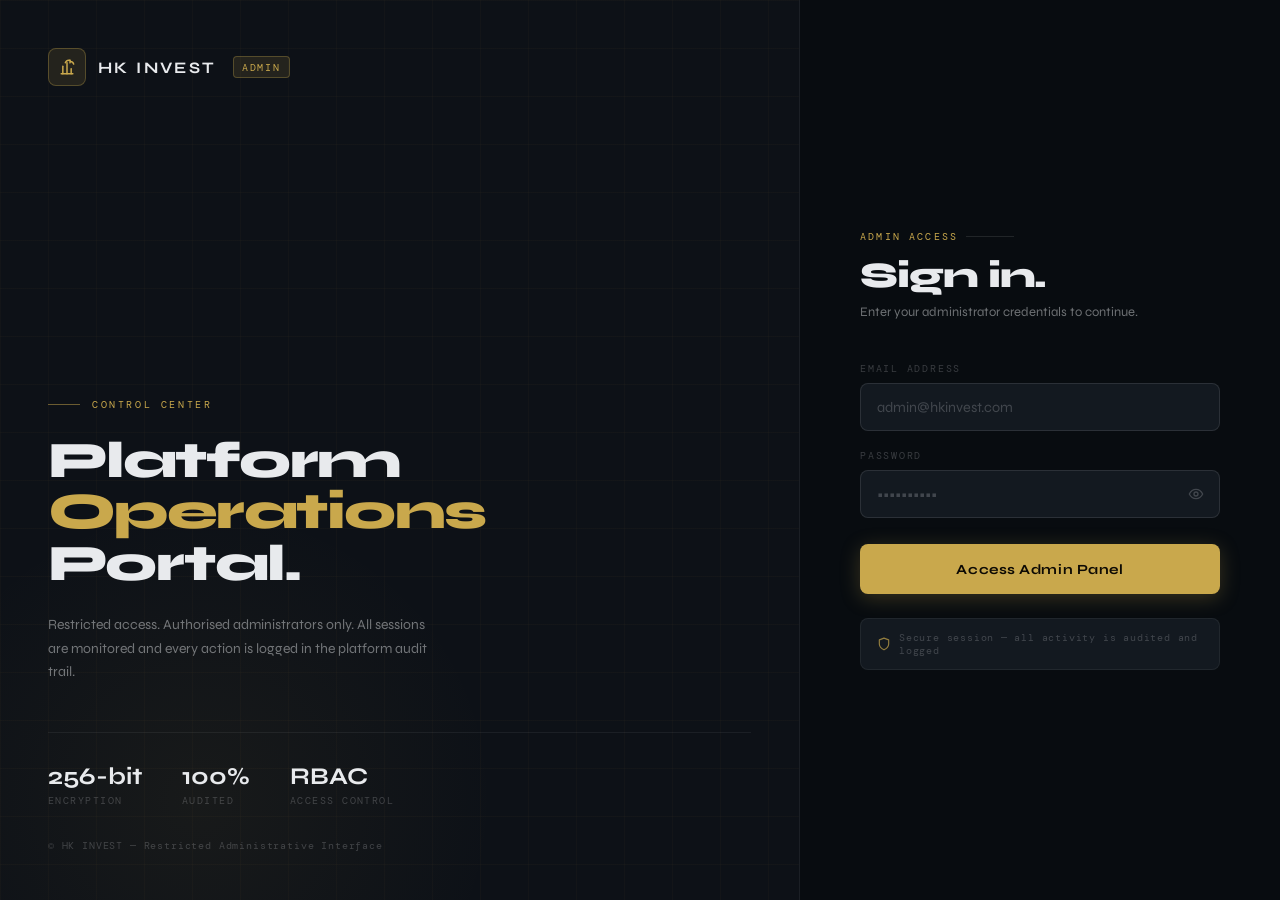
<file: admin/dashboard.html>
<!DOCTYPE html>
<html lang="en">
<head>
  <meta charset="UTF-8" />
  <meta name="viewport" content="width=device-width, initial-scale=1.0" />
  <title>HK INVEST — Admin Dashboard</title>
  <meta name="robots" content="noindex, nofollow" />
  <link rel="preconnect" href="https://fonts.googleapis.com">
  <link rel="preconnect" href="https://fonts.gstatic.com" crossorigin>
  <link href="https://fonts.googleapis.com/css2?family=Syne:wght@400;500;600;700;800&family=DM+Mono:wght@300;400;500&display=swap" rel="stylesheet">
  <link rel="stylesheet" href="https://cdnjs.cloudflare.com/ajax/libs/font-awesome/6.0.0/css/all.min.css">
  <link rel="stylesheet" href="admin.css">
</head>
<body data-page="admin-dashboard">

  <div class="admin-shell">

    <!-- ══════════════════════════════
         SIDEBAR
    ══════════════════════════════ -->
    <aside class="sidebar" id="sidebar">
      <div class="sidebar-top">
        <div class="sidebar-brand">
          <div class="sidebar-logo">
            <svg viewBox="0 0 24 24" fill="none" stroke-width="1.8" stroke-linecap="round" stroke-linejoin="round">
              <path d="M7 20V11"/><path d="M12 20V7"/><path d="M17 20V14"/>
              <path d="M5 20h14"/>
              <path d="M10 7c1-2.5 3.5-3.5 5.5-3"/>
              <path d="M15.5 4c.5 1 .5 2.2 0 3"/>
              <path d="M16 5.5c2 0 3.5 1.2 4 3"/>
            </svg>
          </div>
          <div>
            <div class="sidebar-brand-name">HK INVEST</div>
            <div class="sidebar-brand-tag">Admin Portal</div>
          </div>
        </div>
        <button class="sidebar-close" id="sidebarClose" aria-label="Close sidebar">
          <i class="fas fa-times"></i>
        </button>
      </div>

      <nav class="sidebar-nav">
        <div class="nav-section-label">Main</div>
        <ul class="nav-list">
          <li class="nav-item active" data-route="overview">
            <a href="#" class="nav-link">
              <i class="fas fa-chart-pie"></i>
              <span>Overview</span>
            </a>
          </li>
          <li class="nav-item" data-route="users">
            <a href="#" class="nav-link">
              <i class="fas fa-users"></i>
              <span>User Management</span>
              <span class="nav-badge" id="pendingBadge">0</span>
            </a>
          </li>
          <li class="nav-item" data-route="admins" data-permission="can_manage_admins">
            <a href="#" class="nav-link">
              <i class="fas fa-user-shield"></i>
              <span>Admin Management</span>
            </a>
          </li>
        </ul>

        <div class="nav-section-label">Operations</div>
        <ul class="nav-list">
          <li class="nav-item" data-route="farms" data-permission="can_manage_farms">
            <a href="#" class="nav-link">
              <i class="fas fa-tractor"></i>
              <span>Farms Management</span>
            </a>
          </li>
          <li class="nav-item" data-route="investments">
            <a href="#" class="nav-link">
              <i class="fas fa-chart-line"></i>
              <span>Investments</span>
            </a>
          </li>
          <li class="nav-item" data-route="transactions" data-permission="can_manage_finance">
            <a href="#" class="nav-link">
              <i class="fas fa-exchange-alt"></i>
              <span>Transactions</span>
            </a>
          </li>
        </ul>

        <div class="nav-section-label">Content</div>
        <ul class="nav-list">
          <li class="nav-item" data-route="updates">
            <a href="#" class="nav-link">
              <i class="fas fa-newspaper"></i>
              <span>Updates & Reports</span>
            </a>
          </li>
          <li class="nav-item" data-route="documents">
            <a href="#" class="nav-link">
              <i class="fas fa-folder-open"></i>
              <span>Documents</span>
            </a>
          </li>
          <li class="nav-item" data-route="support" data-permission="can_manage_support">
            <a href="#" class="nav-link">
              <i class="fas fa-headset"></i>
              <span>Support Tickets</span>
              <span class="nav-badge nav-badge--red" id="ticketsBadge">0</span>
            </a>
          </li>
          <li class="nav-item" data-route="notifications" data-permission="can_manage_notifications">
            <a href="#" class="nav-link">
              <i class="fas fa-bell"></i>
              <span>Notifications</span>
            </a>
          </li>
        </ul>

        <div class="nav-section-label">System</div>
        <ul class="nav-list">
          <li class="nav-item" data-route="audit" data-permission="can_view_logs">
            <a href="#" class="nav-link">
              <i class="fas fa-clipboard-list"></i>
              <span>Audit Logs</span>
            </a>
          </li>
          <li class="nav-item" data-route="settings" data-permission="can_manage_settings">
            <a href="#" class="nav-link">
              <i class="fas fa-cog"></i>
              <span>Settings</span>
            </a>
          </li>
        </ul>
      </nav>

      <div class="sidebar-footer">
        <div class="admin-badge">
          <div class="admin-avatar" id="sidebarAvatar">SA</div>
          <div class="admin-info">
            <div class="admin-name" id="sidebarName">Loading...</div>
            <div class="admin-type" id="sidebarType">Super Admin</div>
          </div>
        </div>
        <button class="logout-btn" id="logoutBtn" title="Sign out">
          <i class="fas fa-sign-out-alt"></i>
        </button>
      </div>
    </aside>

    <!-- Mobile overlay -->
    <div class="mobile-overlay" id="mobileOverlay"></div>

    <!-- ══════════════════════════════
         MAIN CONTENT
    ══════════════════════════════ -->
    <main class="main-content">

      <!-- Topbar -->
      <header class="topbar">
        <div class="topbar-left">
          <button class="menu-toggle" id="menuToggle" aria-label="Toggle menu">
            <i class="fas fa-bars"></i>
          </button>
          <div class="topbar-title-wrap">
            <h1 class="topbar-title" id="pageTitle">Overview</h1>
            <div class="topbar-breadcrumb" id="pageBreadcrumb">Admin / Overview</div>
          </div>
        </div>

        <div class="topbar-right">
          <div class="topbar-search">
            <i class="fas fa-search"></i>
            <input type="search" placeholder="Search users, farms, tickets..." id="globalSearch" />
          </div>

          <button class="topbar-icon-btn" id="notiBtn" aria-label="Notifications">
            <i class="fas fa-bell"></i>
            <span class="dot" id="notiDot" style="display:none"></span>
          </button>

          <div class="topbar-profile" id="topbarProfile">
            <div class="topbar-avatar" id="topbarAvatar">SA</div>
            <div class="topbar-profile-info">
              <div class="topbar-profile-name" id="topbarName">Loading...</div>
              <div class="topbar-profile-role" id="topbarRole">Super Admin</div>
            </div>
            <i class="fas fa-chevron-down" style="font-size:0.7rem;color:var(--muted)"></i>

            <!-- Profile dropdown -->
            <div class="profile-dropdown" id="profileDropdown">
              <div class="profile-dropdown-header">
                <div class="pd-name" id="dropdownName">Admin</div>
                <div class="pd-email" id="dropdownEmail">admin@hkinvest.com</div>
              </div>
              <hr>
              <a href="#" data-route="settings" class="pd-item">
                <i class="fas fa-cog"></i> Settings
              </a>
              <a href="#" id="dropdownLogout" class="pd-item pd-item--danger">
                <i class="fas fa-sign-out-alt"></i> Sign Out
              </a>
            </div>
          </div>
        </div>
      </header>

      <!-- Content area -->
      <div class="content-area">
        <!-- Loading overlay -->
        <div class="content-loading" id="contentLoading">
          <div class="spinner"></div>
        </div>

        <!-- Dynamic content -->
        <div id="contentArea"></div>

        <!-- Toast container -->
        <div class="toast-container" id="toastContainer"></div>
      </div>

    </main>
  </div>

  <script type="module" src="../js/admin.dashboard.js"></script>
</body>
</html>
</file>
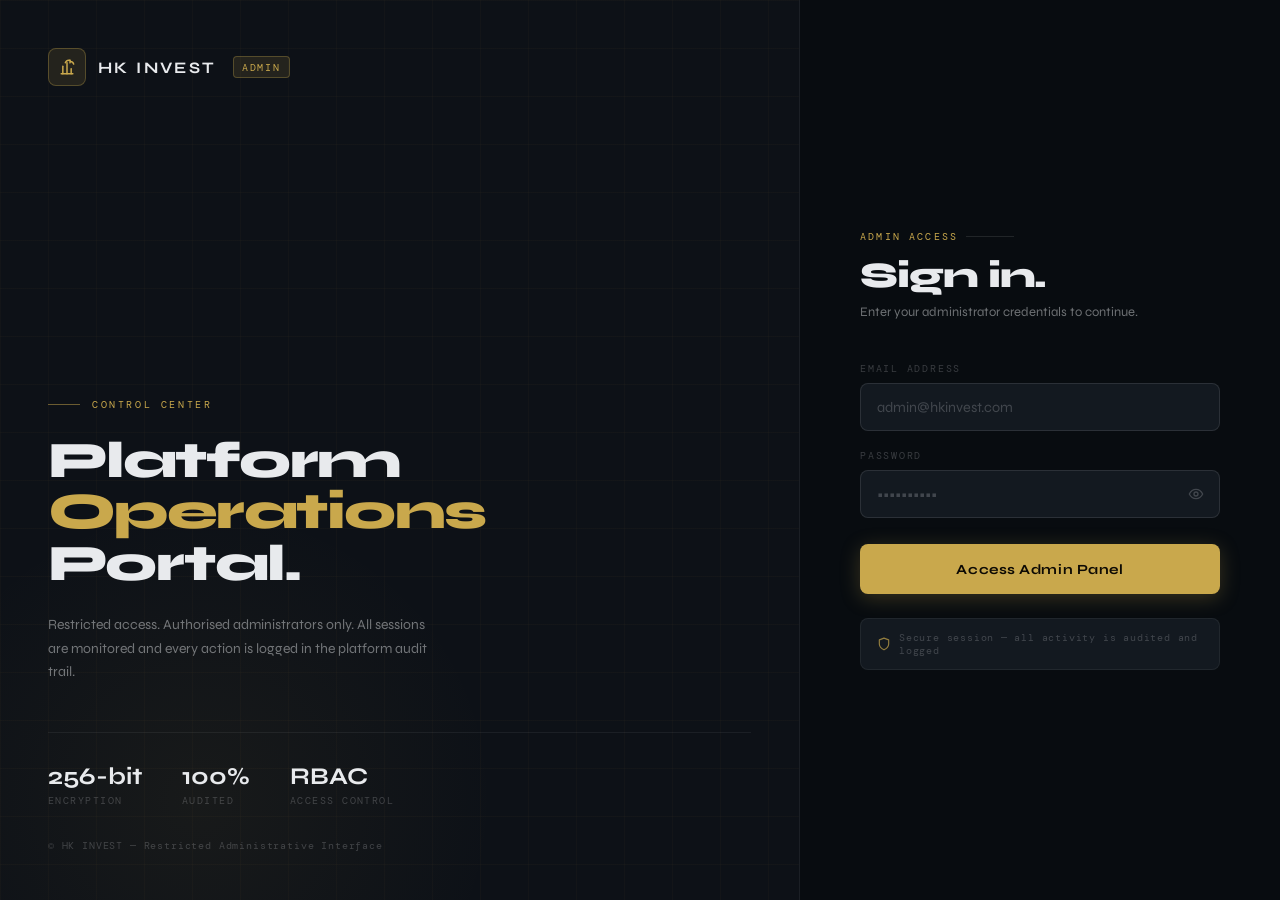
<file: admin/login.html>
<!DOCTYPE html>
<html lang="en">
<head>
  <meta charset="UTF-8" />
  <meta name="viewport" content="width=device-width, initial-scale=1.0" />
  <title>HK INVEST — Admin Portal</title>
  <meta name="robots" content="noindex, nofollow" />
  <link rel="preconnect" href="https://fonts.googleapis.com">
  <link rel="preconnect" href="https://fonts.gstatic.com" crossorigin>
  <link href="https://fonts.googleapis.com/css2?family=Syne:wght@400;500;600;700;800&family=DM+Mono:wght@300;400;500&display=swap" rel="stylesheet">
  <style>
    *, *::before, *::after { box-sizing: border-box; margin: 0; padding: 0; }

    :root {
      --bg:        #080c10;
      --surface:   #0d1117;
      --surface2:  #131920;
      --border:    rgba(255,255,255,0.06);
      --border2:   rgba(255,255,255,0.1);
      --text:      #e8eaed;
      --muted:     rgba(232,234,237,0.45);
      --faint:     rgba(232,234,237,0.22);
      --accent:    #c9a84c;
      --accentDim: rgba(201,168,76,0.12);
      --accentBorder: rgba(201,168,76,0.3);
      --green:     #3d7a5a;
      --greenDim:  rgba(61,122,90,0.15);
      --red:       #c0392b;
      --redDim:    rgba(192,57,43,0.1);
      --redBorder: rgba(192,57,43,0.3);
      --font:      'Syne', sans-serif;
      --mono:      'DM Mono', monospace;
    }

    html, body {
      height: 100%;
      background: var(--bg);
      color: var(--text);
      font-family: var(--font);
      -webkit-font-smoothing: antialiased;
    }

    /* ── Grid layout ── */
    .page {
      min-height: 100vh;
      display: grid;
      grid-template-columns: 1fr 480px;
    }

    /* ══════════════════════════════
       LEFT PANEL
    ══════════════════════════════ */
    .left {
      position: relative;
      background: var(--surface);
      display: flex;
      flex-direction: column;
      padding: 3rem;
      overflow: hidden;
      border-right: 1px solid var(--border);
    }

    /* Animated grid background */
    .left::before {
      content: '';
      position: absolute;
      inset: 0;
      background-image:
        linear-gradient(rgba(201,168,76,0.03) 1px, transparent 1px),
        linear-gradient(90deg, rgba(201,168,76,0.03) 1px, transparent 1px);
      background-size: 48px 48px;
      animation: gridDrift 20s linear infinite;
    }

    @keyframes gridDrift {
      0%   { transform: translate(0, 0); }
      100% { transform: translate(48px, 48px); }
    }

    /* Glow blob */
    .left::after {
      content: '';
      position: absolute;
      width: 600px;
      height: 600px;
      border-radius: 50%;
      background: radial-gradient(circle, rgba(201,168,76,0.06) 0%, transparent 70%);
      bottom: -200px;
      left: -100px;
      pointer-events: none;
      animation: blobPulse 8s ease-in-out infinite alternate;
    }

    @keyframes blobPulse {
      0%   { transform: scale(1);    opacity: 0.6; }
      100% { transform: scale(1.15); opacity: 1; }
    }

    .left-content {
      position: relative;
      z-index: 1;
      display: flex;
      flex-direction: column;
      height: 100%;
    }

    /* Brand */
    .brand {
      display: flex;
      align-items: center;
      gap: 0.75rem;
      animation: fadeDown 0.6s cubic-bezier(0.16,1,0.3,1) both;
    }

    .brand-mark {
      width: 38px;
      height: 38px;
      border: 1px solid var(--accentBorder);
      border-radius: 8px;
      background: var(--accentDim);
      display: flex;
      align-items: center;
      justify-content: center;
    }

    .brand-mark svg { width: 20px; height: 20px; stroke: var(--accent); }

    .brand-name {
      font-size: 1rem;
      font-weight: 700;
      letter-spacing: 0.15em;
      color: var(--text);
    }

    .brand-tag {
      font-family: var(--mono);
      font-size: 0.6rem;
      letter-spacing: 0.2em;
      color: var(--accent);
      background: var(--accentDim);
      border: 1px solid var(--accentBorder);
      padding: 0.2rem 0.5rem;
      border-radius: 4px;
      margin-left: 0.25rem;
    }

    /* Hero text */
    .hero {
      margin-top: auto;
      animation: fadeUp 0.8s cubic-bezier(0.16,1,0.3,1) 0.2s both;
    }

    .hero-label {
      font-family: var(--mono);
      font-size: 0.65rem;
      letter-spacing: 0.25em;
      text-transform: uppercase;
      color: var(--accent);
      display: flex;
      align-items: center;
      gap: 0.75rem;
      margin-bottom: 1.5rem;
    }

    .hero-label::before {
      content: '';
      width: 32px;
      height: 1px;
      background: var(--accent);
      opacity: 0.5;
    }

    .hero-title {
      font-size: clamp(2.5rem, 4vw, 4rem);
      font-weight: 800;
      line-height: 1.0;
      letter-spacing: -0.03em;
      color: var(--text);
      margin-bottom: 1.5rem;
    }

    .hero-title span {
      color: var(--accent);
    }

    .hero-sub {
      font-size: 0.875rem;
      color: var(--muted);
      line-height: 1.7;
      max-width: 380px;
      font-weight: 400;
    }

    /* Stats */
    .stats {
      display: flex;
      gap: 2.5rem;
      margin-top: 3rem;
      padding-top: 2rem;
      border-top: 1px solid var(--border);
      animation: fadeUp 0.8s cubic-bezier(0.16,1,0.3,1) 0.4s both;
    }

    .stat-value {
      font-size: 1.5rem;
      font-weight: 700;
      color: var(--text);
      line-height: 1;
      margin-bottom: 0.3rem;
    }

    .stat-label {
      font-family: var(--mono);
      font-size: 0.6rem;
      letter-spacing: 0.15em;
      text-transform: uppercase;
      color: var(--faint);
    }

    /* Bottom note */
    .left-note {
      position: relative;
      z-index: 1;
      font-family: var(--mono);
      font-size: 0.65rem;
      color: var(--faint);
      letter-spacing: 0.08em;
      margin-top: 2rem;
      animation: fadeUp 0.8s cubic-bezier(0.16,1,0.3,1) 0.5s both;
    }

    /* ══════════════════════════════
       RIGHT PANEL — FORM
    ══════════════════════════════ */
    .right {
      background: var(--bg);
      display: flex;
      align-items: center;
      justify-content: center;
      padding: 3rem 2.5rem;
      position: relative;
    }

    .form-wrap {
      width: 100%;
      max-width: 360px;
    }

    /* Form header */
    .form-head {
      margin-bottom: 2.5rem;
      animation: fadeDown 0.6s cubic-bezier(0.16,1,0.3,1) 0.1s both;
    }

    .form-eyebrow {
      font-family: var(--mono);
      font-size: 0.62rem;
      letter-spacing: 0.22em;
      text-transform: uppercase;
      color: var(--accent);
      margin-bottom: 0.875rem;
      display: flex;
      align-items: center;
      gap: 0.5rem;
    }

    .form-eyebrow::after {
      content: '';
      flex: 1;
      height: 1px;
      background: var(--border2);
      max-width: 48px;
    }

    .form-title {
      font-size: 2.25rem;
      font-weight: 800;
      letter-spacing: -0.03em;
      color: var(--text);
      line-height: 1.05;
      margin-bottom: 0.5rem;
    }

    .form-sub {
      font-size: 0.8125rem;
      color: var(--muted);
      line-height: 1.5;
      font-weight: 400;
    }

    /* Error */
    .form-error {
      display: flex;
      align-items: flex-start;
      gap: 0.625rem;
      padding: 0.875rem 1rem;
      background: var(--redDim);
      border: 1px solid var(--redBorder);
      border-radius: 8px;
      color: #e87e7e;
      font-size: 0.8rem;
      line-height: 1.45;
      margin-bottom: 1.5rem;
      animation: shake 0.4s cubic-bezier(0.16,1,0.3,1);
    }

    .form-error::before {
      content: '!';
      width: 16px;
      height: 16px;
      border-radius: 50%;
      border: 1.5px solid currentColor;
      display: flex;
      align-items: center;
      justify-content: center;
      font-size: 0.6rem;
      font-weight: 700;
      flex-shrink: 0;
      margin-top: 0.05rem;
      font-family: var(--mono);
    }

    @keyframes shake {
      0%,100% { transform: translateX(0); }
      20%     { transform: translateX(-6px); }
      40%     { transform: translateX(6px); }
      60%     { transform: translateX(-3px); }
      80%     { transform: translateX(3px); }
    }

    /* Form */
    .form { display: flex; flex-direction: column; gap: 1.125rem; }

    .field { display: flex; flex-direction: column; gap: 0.5rem; }

    .field-label {
      font-family: var(--mono);
      font-size: 0.62rem;
      letter-spacing: 0.18em;
      text-transform: uppercase;
      color: var(--faint);
    }

    .input-wrap { position: relative; }

    .field-input {
      width: 100%;
      height: 48px;
      background: var(--surface2);
      border: 1px solid var(--border2);
      border-radius: 8px;
      padding: 0 1rem;
      font-family: var(--font);
      font-size: 0.9rem;
      color: var(--text);
      outline: none;
      transition: border-color 0.2s ease, box-shadow 0.2s ease, background 0.2s ease;
    }

    .field-input::placeholder { color: var(--faint); }

    .field-input:hover { border-color: rgba(255,255,255,0.15); }

    .field-input:focus {
      border-color: var(--accent);
      box-shadow: 0 0 0 3px rgba(201,168,76,0.1);
      background: var(--surface);
    }

    .field-input.has-toggle { padding-right: 48px; }

    .toggle-btn {
      position: absolute;
      right: 8px;
      top: 50%;
      transform: translateY(-50%);
      width: 32px;
      height: 32px;
      background: transparent;
      border: none;
      cursor: pointer;
      display: flex;
      align-items: center;
      justify-content: center;
      color: var(--faint);
      border-radius: 6px;
      transition: color 0.2s ease, background 0.2s ease;
    }

    .toggle-btn:hover {
      color: var(--muted);
      background: rgba(255,255,255,0.05);
    }

    /* Submit button */
    .submit-btn {
      width: 100%;
      height: 50px;
      background: var(--accent);
      color: #0d0a04;
      border: none;
      border-radius: 8px;
      font-family: var(--font);
      font-size: 0.875rem;
      font-weight: 700;
      letter-spacing: 0.04em;
      cursor: pointer;
      position: relative;
      overflow: hidden;
      transition: transform 0.15s ease, box-shadow 0.15s ease, filter 0.15s ease;
      box-shadow: 0 4px 20px rgba(201,168,76,0.25);
      margin-top: 0.5rem;
      display: flex;
      align-items: center;
      justify-content: center;
      gap: 0.5rem;
    }

    .submit-btn::after {
      content: '';
      position: absolute;
      inset: 0;
      background: linear-gradient(105deg, transparent 35%, rgba(255,255,255,0.12) 50%, transparent 65%);
      transform: translateX(-100%);
      transition: transform 0.5s ease;
    }

    .submit-btn:hover:not(:disabled) {
      transform: translateY(-2px);
      box-shadow: 0 8px 28px rgba(201,168,76,0.35);
      filter: brightness(1.05);
    }

    .submit-btn:hover:not(:disabled)::after { transform: translateX(100%); }
    .submit-btn:active:not(:disabled) { transform: translateY(0); }

    .submit-btn:disabled {
      opacity: 0.5;
      cursor: not-allowed;
    }

    .btn-spinner {
      width: 16px;
      height: 16px;
      border-radius: 50%;
      border: 2px solid rgba(13,10,4,0.3);
      border-top-color: rgba(13,10,4,0.9);
      animation: spin 0.75s linear infinite;
      display: none;
      flex-shrink: 0;
    }

    .submit-btn.is-loading .btn-spinner { display: block; }
    .submit-btn.is-loading .btn-label   { opacity: 0.6; }

    @keyframes spin { to { transform: rotate(360deg); } }

    /* Security note */
    .security-note {
      display: flex;
      align-items: center;
      gap: 0.5rem;
      margin-top: 1.5rem;
      padding: 0.75rem 1rem;
      background: var(--surface2);
      border: 1px solid var(--border);
      border-radius: 8px;
      font-family: var(--mono);
      font-size: 0.62rem;
      letter-spacing: 0.08em;
      color: var(--faint);
    }

    .security-note svg {
      width: 14px;
      height: 14px;
      stroke: var(--accent);
      flex-shrink: 0;
      opacity: 0.7;
    }

    /* Animations */
    @keyframes fadeDown {
      from { opacity: 0; transform: translateY(-14px); }
      to   { opacity: 1; transform: translateY(0); }
    }

    @keyframes fadeUp {
      from { opacity: 0; transform: translateY(14px); }
      to   { opacity: 1; transform: translateY(0); }
    }

    /* Form items stagger */
    .form > * {
      opacity: 0;
      animation: fadeUp 0.5s cubic-bezier(0.16,1,0.3,1) both;
    }
    .form > *:nth-child(1) { animation-delay: 0.2s; }
    .form > *:nth-child(2) { animation-delay: 0.28s; }
    .form > *:nth-child(3) { animation-delay: 0.36s; }
    .form > *:nth-child(4) { animation-delay: 0.44s; }

    /* Responsive */
    @media (max-width: 900px) {
      .page { grid-template-columns: 1fr; }
      .left  { min-height: 300px; padding: 2rem 1.5rem 2.5rem; }
      .right { padding: 2.5rem 1.5rem; }
      .hero-title { font-size: 2.25rem; }
      .stats { gap: 1.5rem; }
    }

    @media (max-width: 480px) {
      .left  { padding: 1.5rem; }
      .right { padding: 2rem 1.25rem; }
      .form-title { font-size: 1.875rem; }
      .stats { flex-direction: column; gap: 1rem; }
    }

    @media (prefers-reduced-motion: reduce) {
      *, *::before, *::after {
        animation-duration: 0.01ms !important;
        transition-duration: 0.01ms !important;
      }
    }

    :focus-visible { outline: 2px solid var(--accent); outline-offset: 3px; }
  </style>
</head>
<body data-page="admin-login">
  <div class="page">

    <!-- ══════════════════════════════
         LEFT PANEL
    ══════════════════════════════ -->
    <div class="left">
      <div class="left-content">

        <!-- Brand -->
        <div class="brand">
          <div class="brand-mark">
            <svg viewBox="0 0 24 24" fill="none" stroke-width="1.8" stroke-linecap="round" stroke-linejoin="round">
              <path d="M7 20V11"/><path d="M12 20V7"/><path d="M17 20V14"/>
              <path d="M5 20h14"/>
              <path d="M10 7c1-2.5 3.5-3.5 5.5-3"/>
              <path d="M15.5 4c.5 1 .5 2.2 0 3"/>
              <path d="M16 5.5c2 0 3.5 1.2 4 3"/>
            </svg>
          </div>
          <span class="brand-name">HK INVEST</span>
          <span class="brand-tag">ADMIN</span>
        </div>

        <!-- Hero -->
        <div class="hero">
          <div class="hero-label">Control Center</div>
          <h1 class="hero-title">
            Platform<br>
            <span>Operations</span><br>
            Portal.
          </h1>
          <p class="hero-sub">
            Restricted access. Authorised administrators only.
            All sessions are monitored and every action is logged
            in the platform audit trail.
          </p>

          <div class="stats">
            <div class="stat">
              <div class="stat-value">256-bit</div>
              <div class="stat-label">Encryption</div>
            </div>
            <div class="stat">
              <div class="stat-value">100%</div>
              <div class="stat-label">Audited</div>
            </div>
            <div class="stat">
              <div class="stat-value">RBAC</div>
              <div class="stat-label">Access Control</div>
            </div>
          </div>
        </div>

        <div class="left-note">
          © HK INVEST — Restricted Administrative Interface
        </div>
      </div>
    </div>

    <!-- ══════════════════════════════
         RIGHT PANEL
    ══════════════════════════════ -->
    <div class="right">
      <div class="form-wrap">

        <div class="form-head">
          <div class="form-eyebrow">Admin Access</div>
          <h2 class="form-title">Sign in.</h2>
          <p class="form-sub">Enter your administrator credentials to continue.</p>
        </div>

        <!-- Error -->
        <div id="adminLoginError" class="form-error" style="display:none" role="alert" aria-live="polite"></div>

        <!-- Form -->
        <form id="adminLoginForm" class="form" novalidate>

          <div class="field">
            <label class="field-label" for="adminEmail">Email Address</label>
            <div class="input-wrap">
              <input
                class="field-input"
                type="email"
                id="adminEmail"
                name="email"
                autocomplete="email"
                placeholder="admin@hkinvest.com"
                required
                inputmode="email"
              />
            </div>
          </div>

          <div class="field">
            <label class="field-label" for="adminPassword">Password</label>
            <div class="input-wrap">
              <input
                class="field-input has-toggle"
                type="password"
                id="adminPassword"
                name="password"
                autocomplete="current-password"
                placeholder="••••••••••"
                required
              />
              <button type="button" class="toggle-btn" id="togglePwd" aria-label="Show password">
                <svg width="16" height="16" viewBox="0 0 24 24" fill="none" stroke="currentColor" stroke-width="2" stroke-linecap="round" stroke-linejoin="round">
                  <path d="M2 12s3.5-7 10-7 10 7 10 7-3.5 7-10 7S2 12 2 12z"/>
                  <circle cx="12" cy="12" r="3"/>
                </svg>
              </button>
            </div>
          </div>

          <button class="submit-btn" type="submit" id="adminLoginBtn">
            <span class="btn-label">Access Admin Panel</span>
            <div class="btn-spinner"></div>
          </button>

        </form>

        <!-- Security note -->
        <div class="security-note">
          <svg viewBox="0 0 24 24" fill="none" stroke-width="2" stroke-linecap="round" stroke-linejoin="round">
            <path d="M12 22s8-4 8-10V5l-8-3-8 3v7c0 6 8 10 8 10z"/>
          </svg>
          Secure session — all activity is audited and logged
        </div>

      </div>
    </div>

  </div>

  <script type="module">
    import { api } from "../js/api.js";
    import { supabase, SUPABASE_URL, SUPABASE_ANON_KEY } from "../js/supabaseClient.js";

    const form     = document.getElementById("adminLoginForm");
    const btn      = document.getElementById("adminLoginBtn");
    const errorEl  = document.getElementById("adminLoginError");
    const toggleBtn= document.getElementById("togglePwd");
    const pwdInput = document.getElementById("adminPassword");

    function showError(msg) {
      errorEl.textContent  = msg;
      errorEl.style.display = "flex";
    }

    function hideError() {
      errorEl.style.display = "none";
    }

    function setLoading(loading) {
      btn.disabled = loading;
      btn.classList.toggle("is-loading", loading);
    }

    // Password toggle
    toggleBtn?.addEventListener("click", () => {
      const isText = pwdInput.type === "text";
      pwdInput.type = isText ? "password" : "text";
      toggleBtn.setAttribute("aria-label", isText ? "Show password" : "Hide password");
    });

    // Form submit
    form?.addEventListener("submit", async (e) => {
      e.preventDefault();
      hideError();

      const email    = document.getElementById("adminEmail").value.trim();
      const password = document.getElementById("adminPassword").value;

      if (!email || !password) {
        showError("Email and password are required.");
        return;
      }

      setLoading(true);

      try {
        // Step 1 — Sign in with Supabase
        const { data, error } = await supabase.auth.signInWithPassword({ email, password });
        if (error) throw error;

        const session = data?.session;
        if (!session?.user?.id) throw new Error("No session returned.");

        // Step 2 — Load profile
        const profileRes = await api.profile.getMyProfile();
        const profile    = profileRes?.data || null;

        if (!profile) throw new Error("Profile not found. Contact system administrator.");

        // Step 3 — Check role is admin
        if (profile.role !== "admin") {
          await supabase.auth.signOut();
          throw new Error("Access denied. This portal is for administrators only.");
        }

        // Step 4 — Check status is approved
        if (profile.status !== "approved") {
          await supabase.auth.signOut();
          throw new Error("Your admin account is not active. Contact the Super Admin.");
        }

        // Step 5 — Load admin permissions
        const permRes = await fetch(
          `${SUPABASE_URL}/rest/v1/admin_permissions?user_id=eq.${encodeURIComponent(session.user.id)}&limit=1`,
          {
            headers: {
              apikey:        SUPABASE_ANON_KEY,
              Authorization: `Bearer ${session.access_token}`,
              Accept:        "application/json",
            },
          }
        );

        const permData = await permRes.json();
        const perms    = Array.isArray(permData) ? permData[0] : null;

        if (!perms || !perms.is_active) {
          await supabase.auth.signOut();
          throw new Error("Admin permissions not found or deactivated. Contact the Super Admin.");
        }

        // Step 6 — Write audit log entry
        await fetch(`${SUPABASE_URL}/rest/v1/audit_logs`, {
          method: "POST",
          headers: {
            apikey:         SUPABASE_ANON_KEY,
            Authorization:  `Bearer ${session.access_token}`,
            "Content-Type": "application/json",
            Prefer:         "return=minimal",
          },
          body: JSON.stringify({
            admin_id:     session.user.id,
            admin_name:   profile.full_name || email,
            action:       "admin_login",
            target_type:  "admin",
            target_id:    session.user.id,
            target_label: profile.full_name || email,
            new_value:    { email, admin_type: perms.admin_type },
            notes:        "Admin signed in successfully.",
          }),
        });

        // Step 7 — Go to dashboard
        window.location.href = new URL("dashboard.html", window.location.href).toString();

      } catch (err) {
        showError(err.message || "Sign in failed. Please try again.");
        setLoading(false);
      }
    });
  </script>
</body>
</html>
</file>
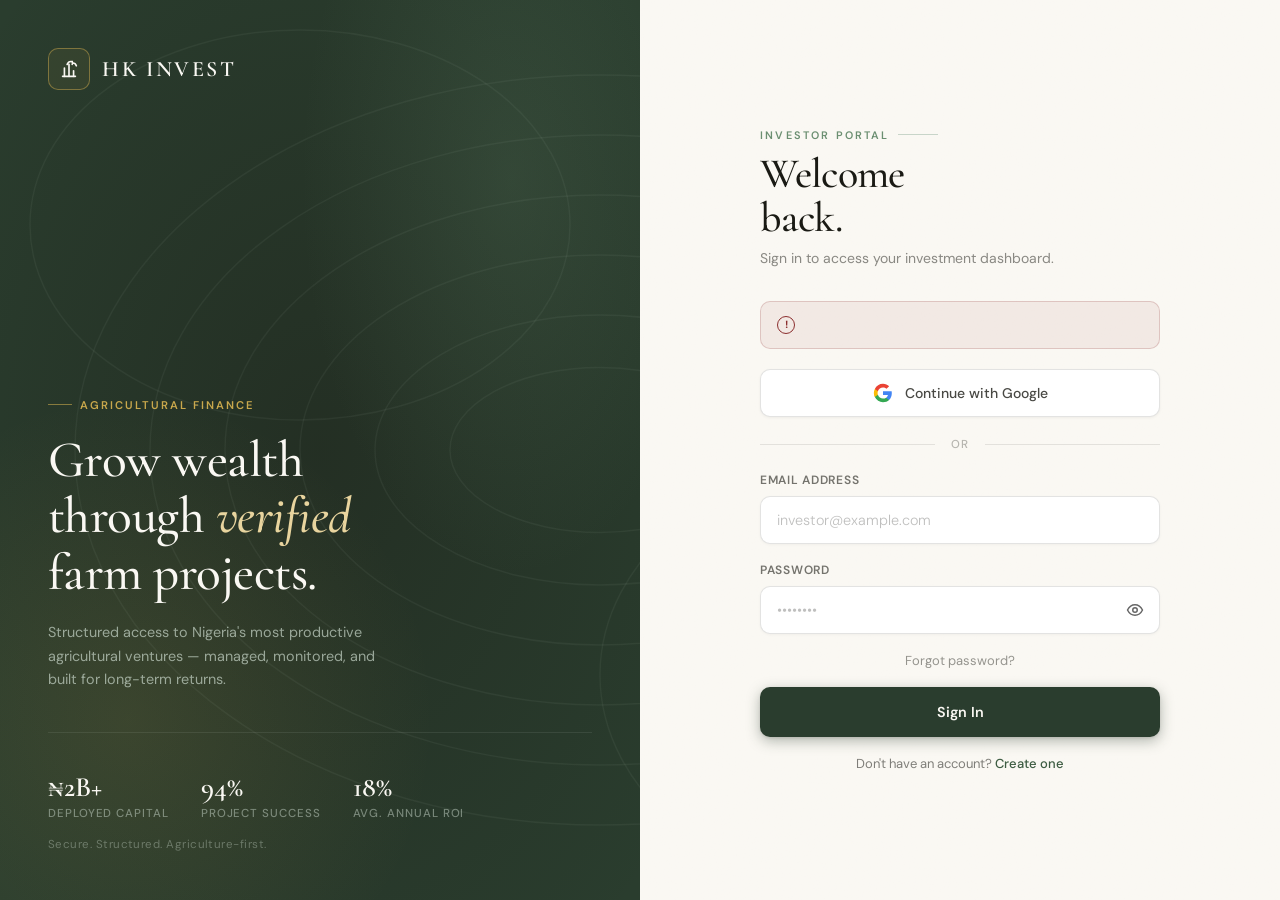
<file: auth/login.html>
<!-- auth/login.html -->
<!doctype html>
<html lang="en">
<head>
  <meta charset="utf-8" />
  <meta name="viewport" content="width=device-width,initial-scale=1" />
  <title>HK INVEST — Sign In</title>
  <meta name="description" content="Sign in to your HK INVEST investor dashboard.">
  <link rel="stylesheet" href="../css/pages/auth.css">
</head>

<body data-page="login">
  <main class="hk-auth">

    <!-- ══════════════════════════════════════
         LEFT — Brand / Atmosphere
    ══════════════════════════════════════ -->
    <div class="hk-auth__left">

      <!-- Floating particles -->
      <div class="hk-grain" aria-hidden="true">
        <div class="hk-grain__dot" style="left:12%;--dur:9s;--delay:0s;--drift:15px"></div>
        <div class="hk-grain__dot" style="left:28%;--dur:11s;--delay:1.5s;--drift:-20px"></div>
        <div class="hk-grain__dot" style="left:45%;--dur:8s;--delay:3s;--drift:10px"></div>
        <div class="hk-grain__dot" style="left:62%;--dur:12s;--delay:0.5s;--drift:-15px"></div>
        <div class="hk-grain__dot" style="left:78%;--dur:10s;--delay:2s;--drift:25px"></div>
        <div class="hk-grain__dot" style="left:90%;--dur:9s;--delay:4s;--drift:-10px"></div>
        <div class="hk-grain__dot" style="left:35%;--dur:13s;--delay:1s;--drift:18px"></div>
        <div class="hk-grain__dot" style="left:55%;--dur:7s;--delay:2.5s;--drift:-22px"></div>
      </div>

      <!-- Brand -->
      <div class="hk-auth__leftContent">
        <div class="hk-auth__brand">
          <div class="hk-auth__logoMark" aria-hidden="true">
            <svg viewBox="0 0 24 24" fill="none" stroke-width="1.8" stroke-linecap="round" stroke-linejoin="round">
              <path d="M7 20V11" stroke="currentColor"/>
              <path d="M12 20V7" stroke="currentColor"/>
              <path d="M17 20V14" stroke="currentColor"/>
              <path d="M5 20h14" stroke="currentColor"/>
              <path d="M10 7c1-2.5 3.5-3.5 5.5-3" stroke="currentColor"/>
              <path d="M15.5 4c.5 1 .5 2.2 0 3" stroke="currentColor"/>
              <path d="M16 5.5c2 0 3.5 1.2 4 3" stroke="currentColor"/>
            </svg>
          </div>
          <span class="hk-auth__brandText">HK INVEST</span>
        </div>
      </div>

      <!-- Hero -->
      <div class="hk-auth__hero">
        <div class="hk-auth__heroTag">Agricultural Finance</div>
        <h1 class="hk-auth__heroTitle">
          Grow wealth<br>
          through <em>verified</em><br>
          farm projects.
        </h1>
        <p class="hk-auth__heroSub">
          Structured access to Nigeria's most productive agricultural ventures — managed, monitored, and built for long-term returns.
        </p>

        <div class="hk-auth__stats">
          <div class="hk-stat">
            <div class="hk-stat__value">₦2B+</div>
            <div class="hk-stat__label">Deployed Capital</div>
          </div>
          <div class="hk-stat">
            <div class="hk-stat__value">94%</div>
            <div class="hk-stat__label">Project Success</div>
          </div>
          <div class="hk-stat">
            <div class="hk-stat__value">18%</div>
            <div class="hk-stat__label">Avg. Annual ROI</div>
          </div>
        </div>
      </div>

      <div class="hk-auth__leftNote">
        Secure. Structured. Agriculture-first.
      </div>
    </div>

    <!-- ══════════════════════════════════════
         RIGHT — Form
    ══════════════════════════════════════ -->
    <div class="hk-auth__right">
      <div class="hk-formWrap">

        <!-- Header -->
        <div class="hk-formHead hk-reveal" data-reveal>
          <div class="hk-formHead__eyebrow">Investor Portal</div>
          <h2 class="hk-formHead__title">Welcome<br>back.</h2>
          <p class="hk-formHead__sub">Sign in to access your investment dashboard.</p>
        </div>

        <!-- Error message -->
        <div id="loginError" class="hk-authError" role="alert" aria-live="polite" hidden></div>

        <!-- Google Sign In -->
        <button class="hk-googleBtn" id="googleSignInBtn" type="button">
          <svg class="hk-googleIcon" viewBox="0 0 24 24" xmlns="http://www.w3.org/2000/svg">
            <path d="M22.56 12.25c0-.78-.07-1.53-.2-2.25H12v4.26h5.92c-.26 1.37-1.04 2.53-2.21 3.31v2.77h3.57c2.08-1.92 3.28-4.74 3.28-8.09z" fill="#4285F4"/>
            <path d="M12 23c2.97 0 5.46-.98 7.28-2.66l-3.57-2.77c-.98.66-2.23 1.06-3.71 1.06-2.86 0-5.29-1.93-6.16-4.53H2.18v2.84C3.99 20.53 7.7 23 12 23z" fill="#34A853"/>
            <path d="M5.84 14.09c-.22-.66-.35-1.36-.35-2.09s.13-1.43.35-2.09V7.07H2.18C1.43 8.55 1 10.22 1 12s.43 3.45 1.18 4.93l3.66-2.84z" fill="#FBBC05"/>
            <path d="M12 5.38c1.62 0 3.06.56 4.21 1.64l3.15-3.15C17.45 2.09 14.97 1 12 1 7.7 1 3.99 3.47 2.18 7.07l3.66 2.84c.87-2.6 3.3-4.53 6.16-4.53z" fill="#EA4335"/>
          </svg>
          Continue with Google
        </button>

        <!-- Divider -->
        <div class="hk-divider" style="margin: 1.25rem 0">or</div>

        <!-- Email / Password Form -->
        <form id="loginForm" class="hk-form" novalidate data-component="login-form">

          <label class="hk-field">
            <span class="hk-field__label">Email Address</span>
            <input
              class="hk-input"
              type="email"
              name="email"
              id="email"
              autocomplete="email"
              placeholder="investor@example.com"
              required
              inputmode="email"
            />
          </label>

          <div class="hk-field">
            <span class="hk-field__label">Password</span>
            <div class="hk-inputWrap">
              <input
                class="hk-input hk-input--withIcon"
                type="password"
                name="password"
                id="password"
                autocomplete="current-password"
                placeholder="••••••••"
                required
              />
              <button class="hk-iconBtn" type="button" data-action="toggle-password" aria-label="Show password">
                <span class="hk-eye" aria-hidden="true"></span>
              </button>
            </div>
          </div>

          <div class="hk-forgotLine">
            <a class="hk-link hk-link--muted" href="reset-password.html">Forgot password?</a>
          </div>

          <button class="hk-btn hk-btn--primary" id="loginSubmit" type="submit">
            <span class="hk-btn__label">Sign In</span>
            <span class="hk-btn__spinner" aria-hidden="true"></span>
          </button>

          <div class="hk-footLine">
            Don't have an account? <a class="hk-link" href="register.html">Create one</a>
          </div>

        </form>
      </div>
    </div>

  </main>

  <script type="module" src="../js/auth.js"></script>
  <script type="module" src="../js/add.js"></script>
</body>
</html>
</file>
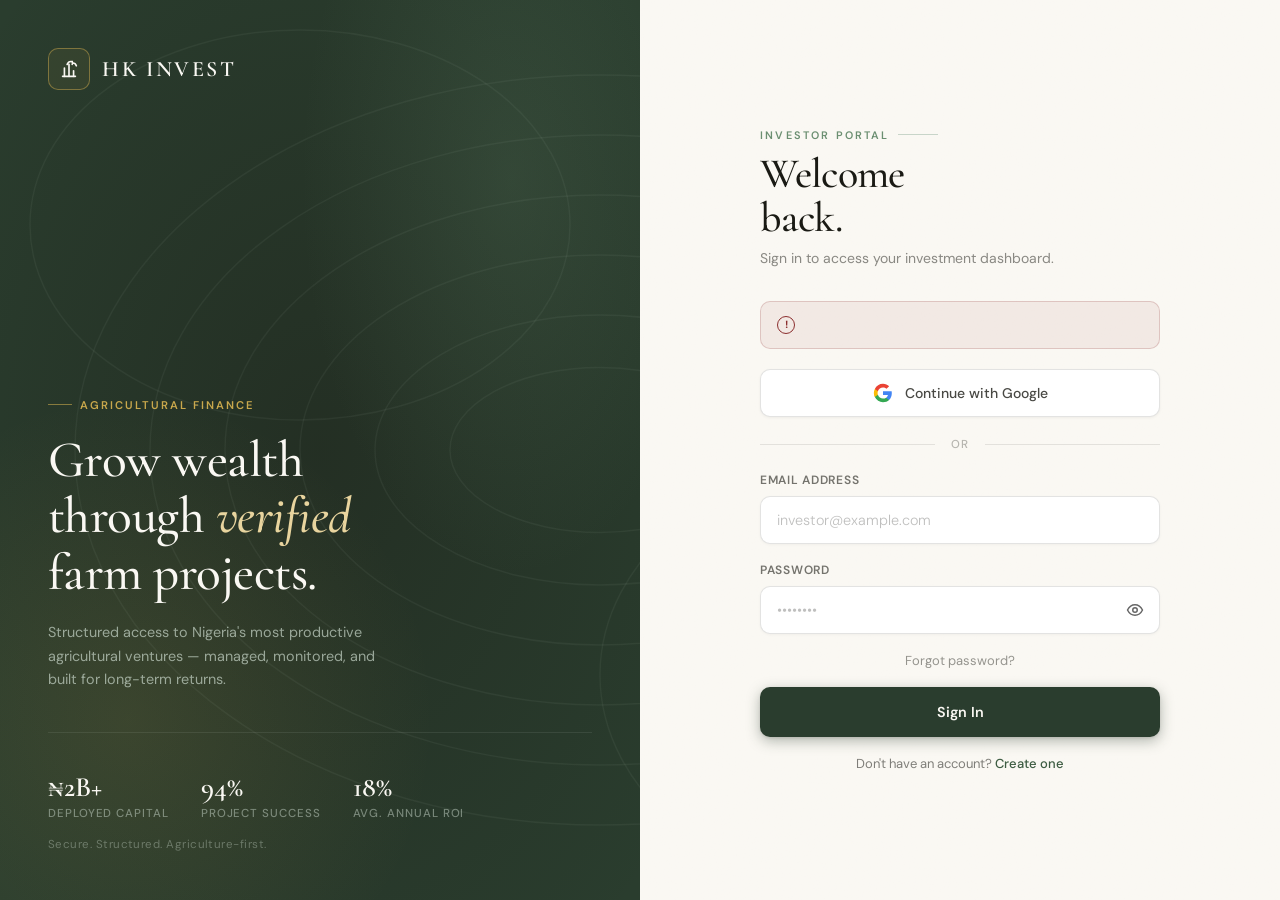
<file: auth/pending.html>
<!-- auth/pending.html -->
<!doctype html>
<html lang="en">
<head>
  <meta charset="utf-8" />
  <meta name="viewport" content="width=device-width,initial-scale=1" />
  <title>HK INVEST — Account Pending</title>
  <link rel="stylesheet" href="../css/pages/auth.css">
  <style>
    /* ── Pending page layout ── */
    .hk-pending {
      min-height: 100vh;
      display: flex;
      align-items: center;
      justify-content: center;
      background: var(--c-soil);
      padding: 2rem;
      font-family: var(--font-body);
      position: relative;
      overflow: hidden;
    }

    /* Same atmospheric background as auth pages */
    .hk-pending::before {
      content: '';
      position: fixed;
      inset: 0;
      background:
        radial-gradient(ellipse 80% 60% at 20% 80%, rgba(201,168,76,0.08) 0%, transparent 60%),
        radial-gradient(ellipse 60% 80% at 80% 20%, rgba(107,143,113,0.12) 0%, transparent 55%);
      pointer-events: none;
      animation: blobShift 14s ease-in-out infinite alternate;
    }

    @keyframes blobShift {
      0%   { transform: scale(1) translate(0,0); }
      100% { transform: scale(1.06) translate(-2%, 2%); }
    }

    /* Topographic lines */
    .hk-pending::after {
      content: '';
      position: fixed;
      inset: 0;
      background-image: url("data:image/svg+xml,%3Csvg xmlns='http://www.w3.org/2000/svg' width='800' height='600'%3E%3Cg fill='none' stroke='%23c8d5c9' stroke-opacity='.04' stroke-width='1'%3E%3Cellipse cx='400' cy='300' rx='350' ry='250'/%3E%3Cellipse cx='400' cy='300' rx='300' ry='210'/%3E%3Cellipse cx='400' cy='300' rx='250' ry='170'/%3E%3Cellipse cx='400' cy='300' rx='200' ry='130'/%3E%3Cellipse cx='400' cy='300' rx='150' ry='90'/%3E%3C/g%3E%3C/svg%3E");
      background-size: cover;
      pointer-events: none;
    }

    /* ── Card ── */
    .hk-pendingCard {
      position: relative;
      z-index: 1;
      width: 100%;
      max-width: 480px;
      background: rgba(255,255,255,0.04);
      border: 1px solid rgba(200,213,201,0.1);
      border-radius: 20px;
      padding: 3rem 2.5rem;
      text-align: center;
      box-shadow: 0 32px 64px rgba(0,0,0,0.3);
      backdrop-filter: blur(12px);
      animation: cardIn 0.7s cubic-bezier(0.16,1,0.3,1) both;
    }

    @keyframes cardIn {
      from { opacity: 0; transform: translateY(24px) scale(0.97); }
      to   { opacity: 1; transform: translateY(0)    scale(1); }
    }

    /* ── Logo ── */
    .hk-pendingCard__logo {
      display: flex;
      align-items: center;
      justify-content: center;
      gap: 0.75rem;
      margin-bottom: 2.5rem;
    }

    .hk-pendingCard__logoMark {
      width: 38px;
      height: 38px;
      border: 1.5px solid rgba(201,168,76,0.4);
      border-radius: 10px;
      display: flex;
      align-items: center;
      justify-content: center;
      background: rgba(201,168,76,0.07);
    }

    .hk-pendingCard__logoMark svg {
      width: 20px;
      height: 20px;
      stroke: var(--c-gold);
    }

    .hk-pendingCard__brandText {
      font-family: var(--font-display);
      font-size: 1.25rem;
      font-weight: 600;
      letter-spacing: 0.12em;
      color: var(--c-ivory);
    }

    /* ── Status icon ── */
    .hk-pendingIcon {
      width: 80px;
      height: 80px;
      border-radius: 50%;
      background: rgba(201,168,76,0.08);
      border: 1.5px solid rgba(201,168,76,0.2);
      display: flex;
      align-items: center;
      justify-content: center;
      margin: 0 auto 1.75rem;
      animation: pulse 3s ease-in-out infinite;
    }

    @keyframes pulse {
      0%, 100% { box-shadow: 0 0 0 0 rgba(201,168,76,0.15); }
      50%       { box-shadow: 0 0 0 14px rgba(201,168,76,0); }
    }

    .hk-pendingIcon svg {
      width: 36px;
      height: 36px;
      stroke: var(--c-gold);
    }

    /* ── Text ── */
    .hk-pendingCard__title {
      font-family: var(--font-display);
      font-size: 2rem;
      font-weight: 500;
      color: var(--c-ivory);
      line-height: 1.1;
      letter-spacing: -0.01em;
      margin-bottom: 0.875rem;
    }

    .hk-pendingCard__sub {
      font-size: 0.9rem;
      color: rgba(200,213,201,0.55);
      line-height: 1.65;
      margin-bottom: 2rem;
    }

    .hk-pendingCard__sub strong {
      color: rgba(200,213,201,0.8);
      font-weight: 600;
    }

    /* ── Role badge ── */
    .hk-roleBadge {
      display: inline-flex;
      align-items: center;
      gap: 0.5rem;
      padding: 0.375rem 1rem;
      border-radius: 99px;
      border: 1px solid rgba(201,168,76,0.25);
      background: rgba(201,168,76,0.07);
      font-size: 0.75rem;
      font-weight: 700;
      letter-spacing: 0.12em;
      text-transform: uppercase;
      color: var(--c-goldLight);
      margin-bottom: 2rem;
    }

    .hk-roleBadge::before {
      content: '';
      width: 6px;
      height: 6px;
      border-radius: 50%;
      background: var(--c-gold);
      animation: dotPulse 2s ease-in-out infinite;
    }

    @keyframes dotPulse {
      0%, 100% { opacity: 1; transform: scale(1); }
      50%       { opacity: 0.4; transform: scale(0.7); }
    }

    /* ── Steps list ── */
    .hk-pendingSteps {
      background: rgba(200,213,201,0.03);
      border: 1px solid rgba(200,213,201,0.07);
      border-radius: 14px;
      padding: 1.25rem 1.5rem;
      margin-bottom: 2rem;
      text-align: left;
      display: flex;
      flex-direction: column;
      gap: 0.875rem;
    }

    .hk-pendingStep {
      display: flex;
      align-items: flex-start;
      gap: 0.875rem;
    }

    .hk-pendingStep__num {
      width: 22px;
      height: 22px;
      border-radius: 50%;
      border: 1.5px solid rgba(201,168,76,0.3);
      display: flex;
      align-items: center;
      justify-content: center;
      font-size: 0.65rem;
      font-weight: 700;
      color: var(--c-gold);
      flex-shrink: 0;
      margin-top: 0.1rem;
    }

    .hk-pendingStep__num.is-done {
      background: rgba(107,143,113,0.15);
      border-color: rgba(107,143,113,0.4);
      color: var(--c-sage);
    }

    .hk-pendingStep__text {
      font-size: 0.8125rem;
      color: rgba(200,213,201,0.55);
      line-height: 1.5;
    }

    .hk-pendingStep__text strong {
      display: block;
      font-weight: 600;
      color: rgba(200,213,201,0.8);
      margin-bottom: 0.15rem;
    }

    /* ── Actions ── */
    .hk-pendingActions {
      display: flex;
      flex-direction: column;
      gap: 0.75rem;
    }

    .hk-pendingBtn {
      width: 100%;
      height: 48px;
      border-radius: 10px;
      border: none;
      font-family: var(--font-body);
      font-size: 0.875rem;
      font-weight: 600;
      cursor: pointer;
      display: flex;
      align-items: center;
      justify-content: center;
      gap: 0.5rem;
      transition: transform 0.15s ease, box-shadow 0.15s ease, opacity 0.15s ease;
    }

    .hk-pendingBtn--primary {
      background: var(--c-forest);
      color: var(--c-ivory);
      box-shadow: 0 4px 14px rgba(42,61,46,0.35);
    }

    .hk-pendingBtn--primary:hover {
      transform: translateY(-2px);
      box-shadow: 0 8px 22px rgba(42,61,46,0.45);
    }

    .hk-pendingBtn--ghost {
      background: transparent;
      color: rgba(200,213,201,0.5);
      border: 1px solid rgba(200,213,201,0.1);
    }

    .hk-pendingBtn--ghost:hover {
      background: rgba(200,213,201,0.04);
      color: rgba(200,213,201,0.75);
      border-color: rgba(200,213,201,0.2);
    }

    /* ── Email display ── */
    .hk-pendingEmail {
      font-size: 0.75rem;
      color: rgba(200,213,201,0.3);
      margin-top: 1.25rem;
      letter-spacing: 0.02em;
    }

    .hk-pendingEmail span {
      color: rgba(200,213,201,0.5);
      font-weight: 500;
    }

    /* ── Refresh indicator ── */
    .hk-refreshHint {
      display: flex;
      align-items: center;
      justify-content: center;
      gap: 0.5rem;
      font-size: 0.72rem;
      color: rgba(200,213,201,0.25);
      margin-top: 1.5rem;
      letter-spacing: 0.03em;
    }

    .hk-refreshDot {
      width: 5px;
      height: 5px;
      border-radius: 50%;
      background: rgba(200,213,201,0.25);
      animation: dotPulse 2.5s ease-in-out infinite;
    }

    @media (max-width: 480px) {
      .hk-pendingCard { padding: 2rem 1.5rem; }
      .hk-pendingCard__title { font-size: 1.75rem; }
    }
  </style>
</head>
<body>
  <div class="hk-pending">
    <div class="hk-pendingCard">

      <!-- Logo -->
      <div class="hk-pendingCard__logo">
        <div class="hk-pendingCard__logoMark">
          <svg viewBox="0 0 24 24" fill="none" stroke-width="1.8" stroke-linecap="round" stroke-linejoin="round">
            <path d="M7 20V11" stroke="currentColor"/>
            <path d="M12 20V7" stroke="currentColor"/>
            <path d="M17 20V14" stroke="currentColor"/>
            <path d="M5 20h14" stroke="currentColor"/>
            <path d="M10 7c1-2.5 3.5-3.5 5.5-3" stroke="currentColor"/>
            <path d="M15.5 4c.5 1 .5 2.2 0 3" stroke="currentColor"/>
            <path d="M16 5.5c2 0 3.5 1.2 4 3" stroke="currentColor"/>
          </svg>
        </div>
        <span class="hk-pendingCard__brandText">HK INVEST</span>
      </div>

      <!-- Status icon -->
      <div class="hk-pendingIcon">
        <svg viewBox="0 0 24 24" fill="none" stroke-width="1.6" stroke-linecap="round" stroke-linejoin="round">
          <circle cx="12" cy="12" r="10" stroke="currentColor"/>
          <path d="M12 6v6l4 2" stroke="currentColor"/>
        </svg>
      </div>

      <!-- Role badge — filled by JS -->
      <div class="hk-roleBadge" id="roleBadge">Pending Review</div>

      <!-- Title & subtitle -->
      <div class="hk-pendingCard__title">Account Under Review</div>
      <div class="hk-pendingCard__sub" id="pendingSubText">
        Your application has been received and is being reviewed by our team.
        We'll notify you by email once your account is approved.
      </div>

      <!-- What happens next -->
      <div class="hk-pendingSteps">
        <div class="hk-pendingStep">
          <div class="hk-pendingStep__num is-done">✓</div>
          <div class="hk-pendingStep__text">
            <strong>Account Created</strong>
            Your details have been submitted successfully.
          </div>
        </div>
        <div class="hk-pendingStep">
          <div class="hk-pendingStep__num">2</div>
          <div class="hk-pendingStep__text">
            <strong>Under Review</strong>
            Our team is verifying your profile and credentials.
          </div>
        </div>
        <div class="hk-pendingStep">
          <div class="hk-pendingStep__num">3</div>
          <div class="hk-pendingStep__text">
            <strong>Access Granted</strong>
            You'll receive an email and can sign back in to access your dashboard.
          </div>
        </div>
      </div>

      <!-- Actions -->
      <div class="hk-pendingActions">
        <button class="hk-pendingBtn hk-pendingBtn--primary" id="checkStatusBtn">
          <svg width="16" height="16" viewBox="0 0 24 24" fill="none" stroke="currentColor" stroke-width="2" stroke-linecap="round" stroke-linejoin="round">
            <path d="M21.5 2v6h-6M2.5 22v-6h6M2 11.5a10 10 0 0 1 18.8-4.3M22 12.5a10 10 0 0 1-18.8 4.2"/>
          </svg>
          Check Approval Status
        </button>
        <button class="hk-pendingBtn hk-pendingBtn--ghost" id="logoutBtn">
          Sign Out
        </button>
      </div>

      <!-- Signed in as -->
      <div class="hk-pendingEmail" id="pendingEmailLine"></div>

      <!-- Auto-check hint -->
      <div class="hk-refreshHint">
        <div class="hk-refreshDot"></div>
        Checking status automatically every 30 seconds
      </div>

    </div>
  </div>

  <script type="module">
    import { api } from "../js/api.js";
    import { supabase } from "../js/supabaseClient.js";

    const DASHBOARD_PATHS = {
      investor: "../dashboard/investor.html",
      farmer:   "../dashboard/farmer.html",
      agent:    "../dashboard/agent.html",
    };

    const ROLE_LABELS = {
      investor: "Investor",
      farmer:   "Farmer",
      agent:    "Agent",
    };

    const ROLE_DESCRIPTIONS = {
      farmer: "Your farm profile is being reviewed. Once approved you'll be able to list projects and receive funding.",
      agent:  "Your agent profile is being reviewed. Once approved you'll be able to connect investors with farm opportunities.",
    };

    function normalizeRole(r) {
      const role = String(r || "").toLowerCase().trim();
      return ["investor","farmer","agent"].includes(role) ? role : "investor";
    }

    function goTo(path) {
      window.location.href = new URL(path, window.location.href).toString();
    }

    /* ── Check approval status ── */
    async function checkStatus(showFeedback = false) {
      const btn = document.getElementById("checkStatusBtn");

      try {
        if (showFeedback && btn) {
          btn.disabled = true;
          btn.innerHTML = `
            <svg width="16" height="16" viewBox="0 0 24 24" fill="none" stroke="currentColor" stroke-width="2" stroke-linecap="round">
              <path d="M21 12a9 9 0 1 1-6.219-8.56"/>
            </svg>
            Checking…
          `;
        }

        const s       = await api.auth.getSession();
        const session = s?.data?.session || null;

        if (!session) {
          goTo("../auth/login.html");
          return;
        }

        const p       = await api.profile.getMyProfile();
        const profile = p?.data || null;

        if (!profile) return;

        const status = String(profile.status || "").toLowerCase();
        const role   = normalizeRole(profile.role);

        if (status === "approved") {
          goTo(DASHBOARD_PATHS[role] || DASHBOARD_PATHS.investor);
          return;
        }

        if (status === "rejected") {
          document.querySelector(".hk-pendingCard__title").textContent = "Application Declined";
          document.getElementById("pendingSubText").innerHTML = `
            Unfortunately your application was not approved at this time.
            Please contact <strong>support@hkinvest.com</strong> for more information.
          `;
          document.getElementById("roleBadge").textContent = "Not Approved";
          document.getElementById("roleBadge").style.borderColor = "rgba(139,46,46,0.3)";
          document.getElementById("roleBadge").style.color        = "#e89a9a";
          document.getElementById("roleBadge").style.background   = "rgba(139,46,46,0.08)";
          return;
        }

        // Still pending — show brief feedback
        if (showFeedback && btn) {
          btn.innerHTML = `
            <svg width="16" height="16" viewBox="0 0 24 24" fill="none" stroke="currentColor" stroke-width="2" stroke-linecap="round" stroke-linejoin="round">
              <path d="M20 6L9 17l-5-5"/>
            </svg>
            Still pending — we'll notify you by email
          `;
          setTimeout(() => {
            btn.innerHTML = `
              <svg width="16" height="16" viewBox="0 0 24 24" fill="none" stroke="currentColor" stroke-width="2" stroke-linecap="round" stroke-linejoin="round">
                <path d="M21.5 2v6h-6M2.5 22v-6h6M2 11.5a10 10 0 0 1 18.8-4.3M22 12.5a10 10 0 0 1-18.8 4.2"/>
              </svg>
              Check Approval Status
            `;
            btn.disabled = false;
          }, 3000);
        } else if (btn) {
          btn.disabled = false;
        }

      } catch {
        if (btn) {
          btn.disabled = false;
          btn.innerHTML = `
            <svg width="16" height="16" viewBox="0 0 24 24" fill="none" stroke="currentColor" stroke-width="2" stroke-linecap="round" stroke-linejoin="round">
              <path d="M21.5 2v6h-6M2.5 22v-6h6M2 11.5a10 10 0 0 1 18.8-4.3M22 12.5a10 10 0 0 1-18.8 4.2"/>
            </svg>
            Check Approval Status
          `;
        }
      }
    }

    /* ── Init page ── */
    async function init() {
      try {
        const s       = await api.auth.getSession();
        const session = s?.data?.session || null;

        if (!session) {
          goTo("../auth/login.html");
          return;
        }

        const p       = await api.profile.getMyProfile();
        const profile = p?.data || null;

        if (!profile) {
          goTo("../auth/login.html");
          return;
        }

        const role   = normalizeRole(profile.role);
        const status = String(profile.status || "").toLowerCase();

        // Investors should never land here — send straight to dashboard
        if (role === "investor" && status === "approved") {
          goTo(DASHBOARD_PATHS.investor);
          return;
        }

        // Already approved non-investor
        if (status === "approved") {
          goTo(DASHBOARD_PATHS[role] || DASHBOARD_PATHS.investor);
          return;
        }

        // Update role badge
        const badgeEl = document.getElementById("roleBadge");
        if (badgeEl) badgeEl.textContent = `${ROLE_LABELS[role] || "Account"} — Pending Review`;

        // Update subtitle for farmer/agent
        const subEl = document.getElementById("pendingSubText");
        if (subEl && ROLE_DESCRIPTIONS[role]) {
          subEl.innerHTML = ROLE_DESCRIPTIONS[role];
        }

        // Show signed-in email
        const emailEl = document.getElementById("pendingEmailLine");
        const email   = session.user?.email || profile.email || "";
        if (emailEl && email) {
          emailEl.innerHTML = `Signed in as <span>${email}</span>`;
        }

      } catch {
        goTo("../auth/login.html");
      }
    }

    /* ── Event listeners ── */
    document.getElementById("checkStatusBtn")?.addEventListener("click", () => {
      checkStatus(true);
    });

    document.getElementById("logoutBtn")?.addEventListener("click", async () => {
      await api.auth.signOut();
      goTo("../auth/login.html");
    });

    /* ── Auto-check every 30 seconds ── */
    init();
    setInterval(() => checkStatus(false), 30_000);
  </script>
</body>
</html>
</file>
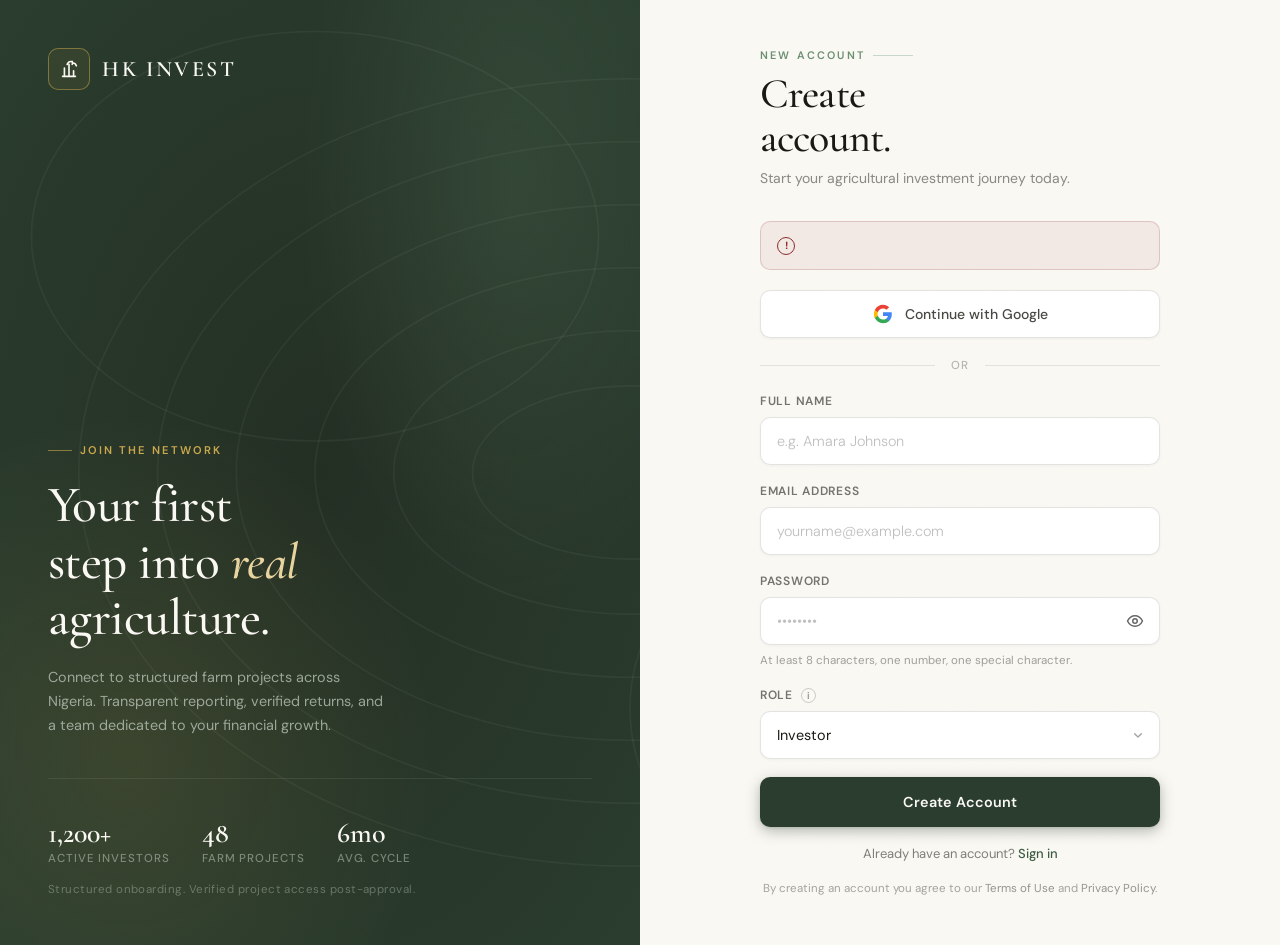
<file: auth/register.html>
<!-- auth/register.html -->
<!doctype html>
<html lang="en">
<head>
  <meta charset="utf-8" />
  <meta name="viewport" content="width=device-width,initial-scale=1" />
  <title>HK INVEST — Create Account</title>
  <meta name="description" content="Create your HK INVEST investor account.">
  <link rel="stylesheet" href="../css/pages/auth.css">
</head>

<body data-page="register">
  <main class="hk-auth">

    <!-- ══════════════════════════════════════
         LEFT — Brand / Atmosphere
    ══════════════════════════════════════ -->
    <div class="hk-auth__left">

      <!-- Floating particles -->
      <div class="hk-grain" aria-hidden="true">
        <div class="hk-grain__dot" style="left:10%;--dur:10s;--delay:0s;--drift:18px"></div>
        <div class="hk-grain__dot" style="left:25%;--dur:8s;--delay:2s;--drift:-15px"></div>
        <div class="hk-grain__dot" style="left:42%;--dur:12s;--delay:1s;--drift:22px"></div>
        <div class="hk-grain__dot" style="left:58%;--dur:9s;--delay:3.5s;--drift:-18px"></div>
        <div class="hk-grain__dot" style="left:72%;--dur:11s;--delay:0.8s;--drift:12px"></div>
        <div class="hk-grain__dot" style="left:85%;--dur:7s;--delay:2.2s;--drift:-25px"></div>
        <div class="hk-grain__dot" style="left:33%;--dur:13s;--delay:4s;--drift:20px"></div>
        <div class="hk-grain__dot" style="left:65%;--dur:9s;--delay:1.6s;--drift:-12px"></div>
      </div>

      <!-- Brand -->
      <div class="hk-auth__leftContent">
        <div class="hk-auth__brand">
          <div class="hk-auth__logoMark" aria-hidden="true">
            <svg viewBox="0 0 24 24" fill="none" stroke-width="1.8" stroke-linecap="round" stroke-linejoin="round">
              <path d="M7 20V11" stroke="currentColor"/>
              <path d="M12 20V7" stroke="currentColor"/>
              <path d="M17 20V14" stroke="currentColor"/>
              <path d="M5 20h14" stroke="currentColor"/>
              <path d="M10 7c1-2.5 3.5-3.5 5.5-3" stroke="currentColor"/>
              <path d="M15.5 4c.5 1 .5 2.2 0 3" stroke="currentColor"/>
              <path d="M16 5.5c2 0 3.5 1.2 4 3" stroke="currentColor"/>
            </svg>
          </div>
          <span class="hk-auth__brandText">HK INVEST</span>
        </div>
      </div>

      <!-- Hero -->
      <div class="hk-auth__hero">
        <div class="hk-auth__heroTag">Join the Network</div>
        <h1 class="hk-auth__heroTitle">
          Your first<br>
          step into <em>real</em><br>
          agriculture.
        </h1>
        <p class="hk-auth__heroSub">
          Connect to structured farm projects across Nigeria. Transparent reporting, verified returns, and a team dedicated to your financial growth.
        </p>

        <div class="hk-auth__stats">
          <div class="hk-stat">
            <div class="hk-stat__value">1,200+</div>
            <div class="hk-stat__label">Active Investors</div>
          </div>
          <div class="hk-stat">
            <div class="hk-stat__value">48</div>
            <div class="hk-stat__label">Farm Projects</div>
          </div>
          <div class="hk-stat">
            <div class="hk-stat__value">6mo</div>
            <div class="hk-stat__label">Avg. Cycle</div>
          </div>
        </div>
      </div>

      <div class="hk-auth__leftNote">
        Structured onboarding. Verified project access post-approval.
      </div>
    </div>

    <!-- ══════════════════════════════════════
         RIGHT — Form
    ══════════════════════════════════════ -->
    <div class="hk-auth__right">
      <div class="hk-formWrap">

        <!-- Header -->
        <div class="hk-formHead hk-reveal" data-reveal>
          <div class="hk-formHead__eyebrow">New Account</div>
          <h2 class="hk-formHead__title">Create<br>account.</h2>
          <p class="hk-formHead__sub">Start your agricultural investment journey today.</p>
        </div>

        <!-- Error message -->
        <div id="registerError" class="hk-authError" role="alert" aria-live="polite" hidden></div>

        <!-- Google Sign Up -->
        <button class="hk-googleBtn" id="googleSignUpBtn" type="button">
          <svg class="hk-googleIcon" viewBox="0 0 24 24" xmlns="http://www.w3.org/2000/svg">
            <path d="M22.56 12.25c0-.78-.07-1.53-.2-2.25H12v4.26h5.92c-.26 1.37-1.04 2.53-2.21 3.31v2.77h3.57c2.08-1.92 3.28-4.74 3.28-8.09z" fill="#4285F4"/>
            <path d="M12 23c2.97 0 5.46-.98 7.28-2.66l-3.57-2.77c-.98.66-2.23 1.06-3.71 1.06-2.86 0-5.29-1.93-6.16-4.53H2.18v2.84C3.99 20.53 7.7 23 12 23z" fill="#34A853"/>
            <path d="M5.84 14.09c-.22-.66-.35-1.36-.35-2.09s.13-1.43.35-2.09V7.07H2.18C1.43 8.55 1 10.22 1 12s.43 3.45 1.18 4.93l3.66-2.84z" fill="#FBBC05"/>
            <path d="M12 5.38c1.62 0 3.06.56 4.21 1.64l3.15-3.15C17.45 2.09 14.97 1 12 1 7.7 1 3.99 3.47 2.18 7.07l3.66 2.84c.87-2.6 3.3-4.53 6.16-4.53z" fill="#EA4335"/>
          </svg>
          Continue with Google
        </button>

        <!-- Divider -->
        <div class="hk-divider" style="margin: 1.25rem 0">or</div>

        <!-- Registration Form -->
        <form id="registerForm" class="hk-form" novalidate data-component="register-form">

          <label class="hk-field">
            <span class="hk-field__label">Full Name</span>
            <input
              class="hk-input"
              type="text"
              name="full_name"
              autocomplete="name"
              placeholder="e.g. Amara Johnson"
              required
            />
          </label>

          <label class="hk-field">
            <span class="hk-field__label">Email Address</span>
            <input
              class="hk-input"
              type="email"
              name="email"
              autocomplete="email"
              placeholder="yourname@example.com"
              required
              inputmode="email"
            />
          </label>

          <div class="hk-field">
            <div class="hk-field__labelRow">
              <span class="hk-field__label">Password</span>
            </div>
            <div class="hk-inputWrap">
              <input
                class="hk-input hk-input--withIcon"
                type="password"
                name="password"
                autocomplete="new-password"
                placeholder="••••••••"
                required
                minlength="8"
                aria-describedby="pwHelp"
              />
              <button class="hk-iconBtn" type="button" data-action="toggle-password" aria-label="Show password">
                <span class="hk-eye" aria-hidden="true"></span>
              </button>
            </div>
            <div id="pwHelp" class="hk-help">At least 8 characters, one number, one special character.</div>
          </div>

          <div class="hk-field">
            <div class="hk-field__labelRow">
              <span class="hk-field__label">Role</span>
              <span class="hk-info" title="Select how you'll use HK INVEST" aria-hidden="true">i</span>
            </div>
            <div class="hk-selectWrap">
              <select class="hk-select" name="role" required>
                <option value="investor" selected>Investor</option>
                <option value="farmer">Farmer</option>
                <option value="agent">Agent</option>
              </select>
            </div>
          </div>

          <button class="hk-btn hk-btn--primary" type="submit" data-action="register">
            <span class="hk-btn__label">Create Account</span>
            <span class="hk-btn__spinner" aria-hidden="true"></span>
          </button>

          <div class="hk-footLine">
            Already have an account? <a class="hk-link" href="login.html">Sign in</a>
          </div>

          <p class="hk-legal">
            By creating an account you agree to our
            <a class="hk-link hk-link--muted" href="/terms-privacy.html">Terms of Use</a>
            and <a class="hk-link hk-link--muted" href="/terms-privacy.html">Privacy Policy</a>.
          </p>

        </form>
      </div>
    </div>

  </main>

  <script type="module" src="../js/auth.js"></script>
  <script type="module" src="../js/add.js"></script>
</body>
</html>
</file>
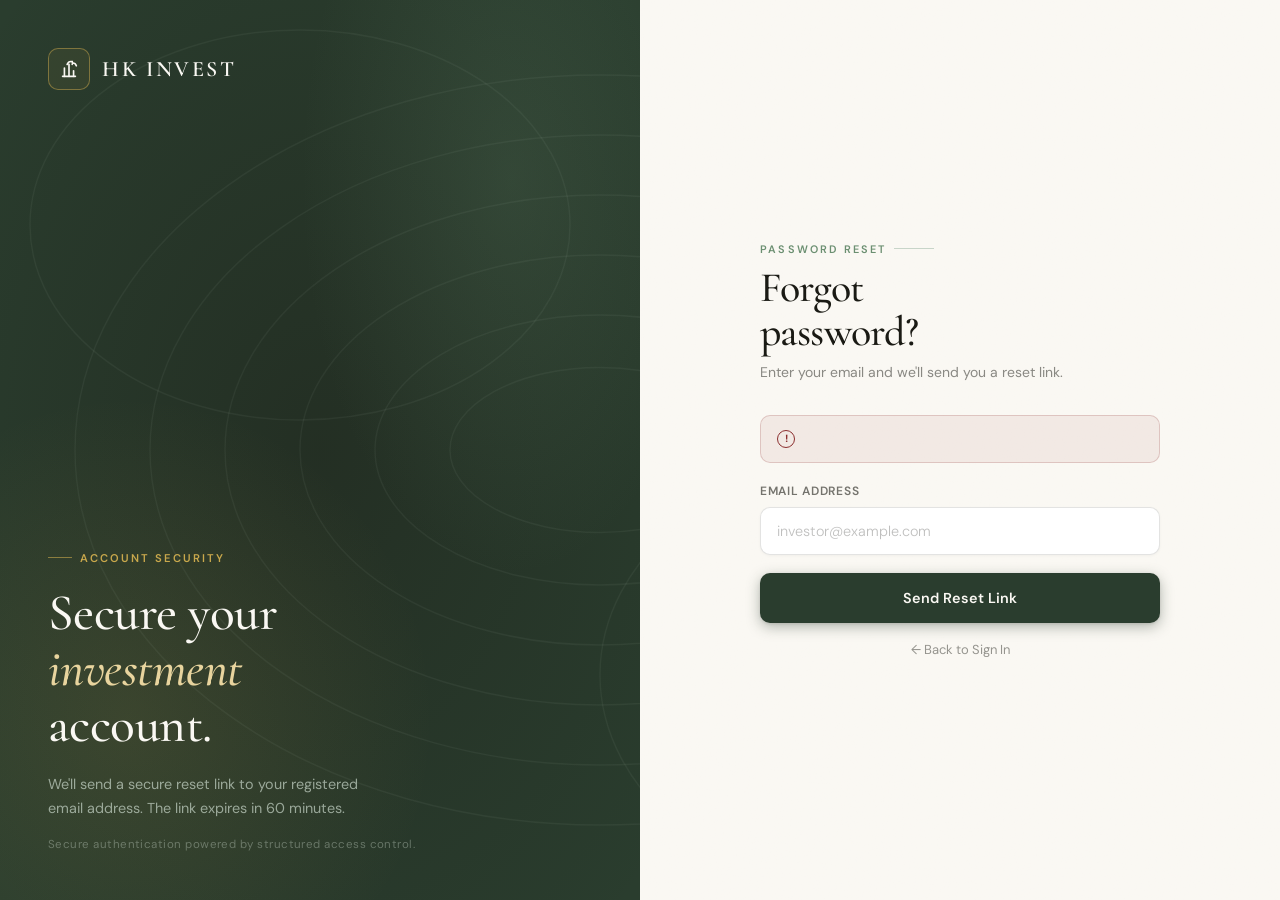
<file: auth/reset-password.html>
<!-- auth/reset-password.html -->
<!doctype html>
<html lang="en">
<head>
  <meta charset="utf-8" />
  <meta name="viewport" content="width=device-width,initial-scale=1" />
  <title>HK INVEST — Reset Password</title>
  <link rel="stylesheet" href="../css/pages/auth.css">
</head>

<body data-page="reset-password">
  <main class="hk-auth">

    <!-- ══════════════════════════════════════
         LEFT — Brand / Atmosphere
    ══════════════════════════════════════ -->
    <div class="hk-auth__left">

      <!-- Floating particles -->
      <div class="hk-grain" aria-hidden="true">
        <div class="hk-grain__dot" style="left:12%;--dur:9s;--delay:0s;--drift:15px"></div>
        <div class="hk-grain__dot" style="left:28%;--dur:11s;--delay:1.5s;--drift:-20px"></div>
        <div class="hk-grain__dot" style="left:45%;--dur:8s;--delay:3s;--drift:10px"></div>
        <div class="hk-grain__dot" style="left:62%;--dur:12s;--delay:0.5s;--drift:-15px"></div>
        <div class="hk-grain__dot" style="left:78%;--dur:10s;--delay:2s;--drift:25px"></div>
        <div class="hk-grain__dot" style="left:90%;--dur:9s;--delay:4s;--drift:-10px"></div>
      </div>

      <!-- Brand -->
      <div class="hk-auth__leftContent">
        <div class="hk-auth__brand">
          <div class="hk-auth__logoMark" aria-hidden="true">
            <svg viewBox="0 0 24 24" fill="none" stroke-width="1.8" stroke-linecap="round" stroke-linejoin="round">
              <path d="M7 20V11" stroke="currentColor"/>
              <path d="M12 20V7" stroke="currentColor"/>
              <path d="M17 20V14" stroke="currentColor"/>
              <path d="M5 20h14" stroke="currentColor"/>
              <path d="M10 7c1-2.5 3.5-3.5 5.5-3" stroke="currentColor"/>
              <path d="M15.5 4c.5 1 .5 2.2 0 3" stroke="currentColor"/>
              <path d="M16 5.5c2 0 3.5 1.2 4 3" stroke="currentColor"/>
            </svg>
          </div>
          <span class="hk-auth__brandText">HK INVEST</span>
        </div>
      </div>

      <!-- Hero -->
      <div class="hk-auth__hero">
        <div class="hk-auth__heroTag">Account Security</div>
        <h1 class="hk-auth__heroTitle">
          Secure your<br>
          <em>investment</em><br>
          account.
        </h1>
        <p class="hk-auth__heroSub">
          We'll send a secure reset link to your registered email address. The link expires in 60 minutes.
        </p>
      </div>

      <div class="hk-auth__leftNote">
        Secure authentication powered by structured access control.
      </div>
    </div>

    <!-- ══════════════════════════════════════
         RIGHT — Form
    ══════════════════════════════════════ -->
    <div class="hk-auth__right">
      <div class="hk-formWrap">

        <!-- Step 1: Request reset (default view) -->
        <div id="viewRequest">
          <div class="hk-formHead hk-reveal" data-reveal>
            <div class="hk-formHead__eyebrow">Password Reset</div>
            <h2 class="hk-formHead__title">Forgot<br>password?</h2>
            <p class="hk-formHead__sub">Enter your email and we'll send you a reset link.</p>
          </div>

          <div id="requestError" class="hk-authError" role="alert" aria-live="polite" hidden></div>

          <form id="resetRequestForm" class="hk-form" novalidate>
            <label class="hk-field">
              <span class="hk-field__label">Email Address</span>
              <input
                class="hk-input"
                type="email"
                name="email"
                id="resetEmail"
                autocomplete="email"
                placeholder="investor@example.com"
                required
                inputmode="email"
              />
            </label>

            <button class="hk-btn hk-btn--primary" type="submit" id="sendResetBtn">
              <span class="hk-btn__label">Send Reset Link</span>
              <span class="hk-btn__spinner" aria-hidden="true"></span>
            </button>

            <div class="hk-footLine">
              <a class="hk-link hk-link--muted" href="login.html">← Back to Sign In</a>
            </div>
          </form>
        </div>

        <!-- Step 2: Success state (shown after email sent) -->
        <div id="viewSuccess" style="display:none">
          <div style="text-align:center">

            <!-- Success icon -->
            <div style="
              width:72px;height:72px;border-radius:50%;
              background:rgba(61,92,66,0.1);
              border:1.5px solid rgba(61,92,66,0.25);
              display:flex;align-items:center;justify-content:center;
              margin:0 auto 1.75rem;
              animation:successPop 0.5s cubic-bezier(0.34,1.56,0.64,1) both;
            ">
              <svg width="32" height="32" viewBox="0 0 24 24" fill="none" stroke="#3d5c42" stroke-width="2" stroke-linecap="round" stroke-linejoin="round">
                <path d="M4 4h16c1.1 0 2 .9 2 2v12c0 1.1-.9 2-2 2H4c-1.1 0-2-.9-2-2V6c0-1.1.9-2 2-2z"/>
                <polyline points="22,6 12,13 2,6"/>
              </svg>
            </div>

            <h2 style="
              font-family:var(--font-display);
              font-size:2rem;font-weight:500;
              color:var(--c-soil);
              letter-spacing:-0.02em;
              margin-bottom:0.75rem;
              line-height:1.1;
            ">Check your<br>inbox.</h2>

            <p style="font-size:0.875rem;color:rgba(26,26,20,0.5);line-height:1.65;margin-bottom:0.5rem">
              We've sent a password reset link to
            </p>
            <p style="font-size:0.9rem;font-weight:600;color:var(--c-soil);margin-bottom:1.75rem" id="sentToEmail">
              your email address
            </p>

            <p style="font-size:0.8rem;color:rgba(26,26,20,0.4);line-height:1.6;margin-bottom:2rem">
              The link expires in <strong style="color:rgba(26,26,20,0.6)">60 minutes</strong>. 
              Check your spam folder if you don't see it.
            </p>

            <button
              id="resendBtn"
              style="
                background:none;border:none;
                font-family:var(--font-body);
                font-size:0.875rem;font-weight:500;
                color:var(--c-moss);
                cursor:pointer;
                text-decoration:underline;
                text-underline-offset:3px;
                margin-bottom:1rem;
              "
            >Resend email</button>

            <div style="border-top:1px solid rgba(26,26,20,0.08);padding-top:1.25rem">
              <a class="hk-link hk-link--muted" href="login.html" style="font-size:0.875rem">
                ← Back to Sign In
              </a>
            </div>
          </div>
        </div>

      </div>
    </div>

  </main>

  <style>
    @keyframes successPop {
      from { opacity:0; transform:scale(0.6); }
      to   { opacity:1; transform:scale(1); }
    }
  </style>

  <script type="module" src="../js/auth.js"></script>
</body>
</html>
</file>
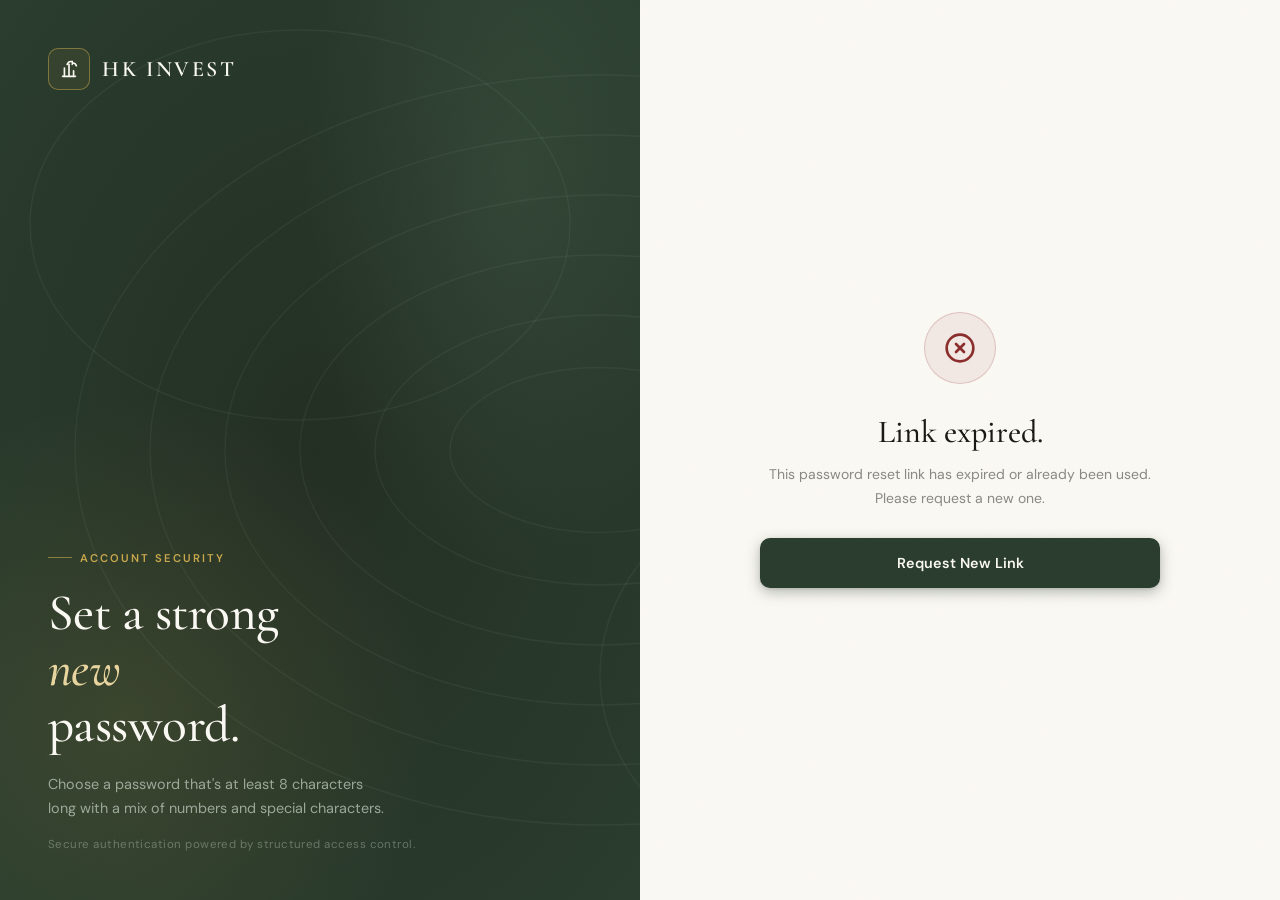
<file: auth/update-password.html>
<!-- auth/update-password.html -->
<!doctype html>
<html lang="en">
<head>
  <meta charset="utf-8" />
  <meta name="viewport" content="width=device-width,initial-scale=1" />
  <title>HK INVEST — Set New Password</title>
  <link rel="stylesheet" href="../css/pages/auth.css">
</head>

<body data-page="update-password">
  <main class="hk-auth">

    <!-- ══════════════════════════════════════
         LEFT — Brand / Atmosphere
    ══════════════════════════════════════ -->
    <div class="hk-auth__left">

      <div class="hk-grain" aria-hidden="true">
        <div class="hk-grain__dot" style="left:12%;--dur:9s;--delay:0s;--drift:15px"></div>
        <div class="hk-grain__dot" style="left:30%;--dur:11s;--delay:1.5s;--drift:-20px"></div>
        <div class="hk-grain__dot" style="left:50%;--dur:8s;--delay:3s;--drift:10px"></div>
        <div class="hk-grain__dot" style="left:68%;--dur:12s;--delay:0.5s;--drift:-15px"></div>
        <div class="hk-grain__dot" style="left:85%;--dur:10s;--delay:2s;--drift:25px"></div>
      </div>

      <div class="hk-auth__leftContent">
        <div class="hk-auth__brand">
          <div class="hk-auth__logoMark" aria-hidden="true">
            <svg viewBox="0 0 24 24" fill="none" stroke-width="1.8" stroke-linecap="round" stroke-linejoin="round">
              <path d="M7 20V11" stroke="currentColor"/>
              <path d="M12 20V7" stroke="currentColor"/>
              <path d="M17 20V14" stroke="currentColor"/>
              <path d="M5 20h14" stroke="currentColor"/>
              <path d="M10 7c1-2.5 3.5-3.5 5.5-3" stroke="currentColor"/>
              <path d="M15.5 4c.5 1 .5 2.2 0 3" stroke="currentColor"/>
              <path d="M16 5.5c2 0 3.5 1.2 4 3" stroke="currentColor"/>
            </svg>
          </div>
          <span class="hk-auth__brandText">HK INVEST</span>
        </div>
      </div>

      <div class="hk-auth__hero">
        <div class="hk-auth__heroTag">Account Security</div>
        <h1 class="hk-auth__heroTitle">
          Set a strong<br>
          <em>new</em><br>
          password.
        </h1>
        <p class="hk-auth__heroSub">
          Choose a password that's at least 8 characters long with a mix of numbers and special characters.
        </p>
      </div>

      <div class="hk-auth__leftNote">
        Secure authentication powered by structured access control.
      </div>
    </div>

    <!-- ══════════════════════════════════════
         RIGHT — Form
    ══════════════════════════════════════ -->
    <div class="hk-auth__right">
      <div class="hk-formWrap">

        <!-- Invalid / expired token state -->
        <div id="viewInvalid" style="display:none;text-align:center">
          <div style="
            width:72px;height:72px;border-radius:50%;
            background:rgba(139,46,46,0.08);
            border:1.5px solid rgba(139,46,46,0.2);
            display:flex;align-items:center;justify-content:center;
            margin:0 auto 1.75rem;
          ">
            <svg width="32" height="32" viewBox="0 0 24 24" fill="none" stroke="#8b2e2e" stroke-width="2" stroke-linecap="round" stroke-linejoin="round">
              <circle cx="12" cy="12" r="10"/>
              <line x1="15" y1="9" x2="9" y2="15"/>
              <line x1="9" y1="9" x2="15" y2="15"/>
            </svg>
          </div>
          <h2 style="font-family:var(--font-display);font-size:2rem;font-weight:500;color:var(--c-soil);margin-bottom:0.75rem">Link expired.</h2>
          <p style="font-size:0.875rem;color:rgba(26,26,20,0.5);line-height:1.65;margin-bottom:1.75rem">
            This password reset link has expired or already been used. Please request a new one.
          </p>
          <a href="reset-password.html" class="hk-btn hk-btn--primary" style="text-decoration:none;display:flex">
            Request New Link
          </a>
        </div>

        <!-- New password form -->
        <div id="viewForm">
          <div class="hk-formHead hk-reveal" data-reveal>
            <div class="hk-formHead__eyebrow">New Password</div>
            <h2 class="hk-formHead__title">Set new<br>password.</h2>
            <p class="hk-formHead__sub">Enter and confirm your new password below.</p>
          </div>

          <div id="updateError" class="hk-authError" role="alert" aria-live="polite" hidden></div>

          <form id="updatePasswordForm" class="hk-form" novalidate>

            <div class="hk-field">
              <span class="hk-field__label">New Password</span>
              <div class="hk-inputWrap">
                <input
                  class="hk-input hk-input--withIcon"
                  type="password"
                  name="password"
                  id="newPassword"
                  autocomplete="new-password"
                  placeholder="••••••••"
                  required
                  minlength="8"
                />
                <button class="hk-iconBtn" type="button" data-action="toggle-password" data-target="newPassword" aria-label="Show password">
                  <span class="hk-eye" aria-hidden="true"></span>
                </button>
              </div>
              <div class="hk-help">At least 8 characters, one number, one special character.</div>
            </div>

            <div class="hk-field">
              <span class="hk-field__label">Confirm New Password</span>
              <div class="hk-inputWrap">
                <input
                  class="hk-input hk-input--withIcon"
                  type="password"
                  name="confirm_password"
                  id="confirmPassword"
                  autocomplete="new-password"
                  placeholder="••••••••"
                  required
                />
                <button class="hk-iconBtn" type="button" data-action="toggle-password" data-target="confirmPassword" aria-label="Show password">
                  <span class="hk-eye" aria-hidden="true"></span>
                </button>
              </div>
            </div>

            <!-- Password strength indicator -->
            <div id="strengthWrap" style="display:none">
              <div style="display:flex;gap:4px;margin-bottom:0.375rem">
                <div class="strength-bar" id="bar1" style="flex:1;height:3px;border-radius:99px;background:#E2E8F0;transition:background 0.3s ease"></div>
                <div class="strength-bar" id="bar2" style="flex:1;height:3px;border-radius:99px;background:#E2E8F0;transition:background 0.3s ease"></div>
                <div class="strength-bar" id="bar3" style="flex:1;height:3px;border-radius:99px;background:#E2E8F0;transition:background 0.3s ease"></div>
                <div class="strength-bar" id="bar4" style="flex:1;height:3px;border-radius:99px;background:#E2E8F0;transition:background 0.3s ease"></div>
              </div>
              <div id="strengthLabel" style="font-size:0.72rem;color:rgba(26,26,20,0.4)"></div>
            </div>

            <button class="hk-btn hk-btn--primary" type="submit" id="updatePasswordBtn">
              <span class="hk-btn__label">Update Password</span>
              <span class="hk-btn__spinner" aria-hidden="true"></span>
            </button>

          </form>
        </div>

        <!-- Success state -->
        <div id="viewSuccess" style="display:none;text-align:center">
          <div style="
            width:72px;height:72px;border-radius:50%;
            background:rgba(61,92,66,0.1);
            border:1.5px solid rgba(61,92,66,0.25);
            display:flex;align-items:center;justify-content:center;
            margin:0 auto 1.75rem;
            animation:successPop 0.5s cubic-bezier(0.34,1.56,0.64,1) both;
          ">
            <svg width="32" height="32" viewBox="0 0 24 24" fill="none" stroke="#3d5c42" stroke-width="2.5" stroke-linecap="round" stroke-linejoin="round">
              <polyline points="20 6 9 17 4 12"/>
            </svg>
          </div>

          <h2 style="font-family:var(--font-display);font-size:2rem;font-weight:500;color:var(--c-soil);margin-bottom:0.75rem;line-height:1.1">
            Password<br>updated.
          </h2>
          <p style="font-size:0.875rem;color:rgba(26,26,20,0.5);line-height:1.65;margin-bottom:1.75rem">
            Your password has been changed successfully. You can now sign in with your new password.
          </p>
          <a href="login.html" class="hk-btn hk-btn--primary" style="text-decoration:none;display:flex">
            Sign In
          </a>
        </div>

      </div>
    </div>

  </main>

  <style>
    @keyframes successPop {
      from { opacity:0; transform:scale(0.6); }
      to   { opacity:1; transform:scale(1); }
    }
  </style>

  <script type="module" src="../js/auth.js"></script>
</body>
</html>
</file>
<file: css/pages/home.css>
/* css/pages/home.css */

/* ===== Reset + Tokens (kept here per instruction) ===== */
*,
*::before,
*::after { box-sizing: border-box; }

html, body { height: 100%; }

body {
  margin: 0;
  font-family: ui-sans-serif, system-ui, -apple-system, Segoe UI, Roboto, Helvetica, Arial, "Apple Color Emoji", "Segoe UI Emoji";
  color: rgba(255,255,255,.92);
  background: #0a0d0b;
  overflow-x: hidden;
}

a { color: inherit; text-decoration: none; }
button { font: inherit; color: inherit; background: transparent; border: 0; padding: 0; }
img { max-width: 100%; height: auto; display: block; }
:focus-visible { outline: 2px solid rgba(174, 221, 178, .9); outline-offset: 3px; }

:root{
  --ink: rgba(255,255,255,.92);
  --muted: rgba(255,255,255,.72);
  --muted2: rgba(255,255,255,.58);

  --bg0: #0a0d0b;
  --bg1: #0f1411;

  --glass: rgba(255,255,255,.08);
  --glass2: rgba(255,255,255,.12);
  --stroke: rgba(255,255,255,.16);

  --green0: #1a3a2b;
  --green1: #214a36;
  --green2: #2c6b4b;

  --btn0: rgba(51, 130, 88, .60);
  --btn1: rgba(55, 150, 100, .70);

  --shadow0: 0 24px 60px rgba(0,0,0,.52);
  --shadow1: 0 14px 34px rgba(0,0,0,.45);
  --shadow2: 0 10px 22px rgba(0,0,0,.38);

  --r-lg: 22px;
  --r-md: 16px;
  --r-sm: 14px;
  --r-pill: 999px;

  --container-w: 1500px;
}

/* ===== Background ===== */
.page-bg{
  position: fixed;
  inset: -40vh -10vw;
  pointer-events: none;
  background:
    radial-gradient(800px 500px at 14% 26%, rgba(60, 150, 96, .35), transparent 60%),
    radial-gradient(900px 600px at 62% 18%, rgba(196, 170, 120, .22), transparent 65%),
    radial-gradient(900px 700px at 70% 72%, rgba(35, 88, 62, .26), transparent 66%),
    linear-gradient(180deg, #0a0d0b, #070907 45%, #050705);
  filter: saturate(1.05);
}

/* ===== Shell (rounded card page) ===== */
.shell{
  width: min(var(--container-w), calc(100% - 64px));
  margin: -20px auto 42px;
  border-radius: 28px;
  background:
    radial-gradient(900px 600px at 70% 30%, rgba(255,255,255,.07), transparent 60%),
    radial-gradient(600px 400px at 18% 74%, rgba(90, 170, 118, .12), transparent 55%),
    linear-gradient(180deg, rgba(13,18,14,.92), rgba(10,12,10,.92));
  box-shadow: var(--shadow0);
  overflow: clip;
  border: 1px solid rgba(255,255,255,.10);
}

/* ===== Banner ===== */
.announce{
  height: 46px;
  display: flex;
  align-items: center;
  justify-content: center;
  padding: 0 18px;
  background:
    linear-gradient(180deg, rgba(31, 85, 59, .92), rgba(21, 60, 42, .92));
  border-bottom: 1px solid rgba(255,255,255,.10);
}
.announce__text{
  margin: 0;
  font-size: 13.5px;
  letter-spacing: .2px;
  color: rgba(255,255,255,.78);
}

/* ===== Navbar ===== */
.navwrap{
  position: relative;
  background: linear-gradient(180deg, rgba(255,255,255,.07), rgba(255,255,255,.03));
  border-bottom: 1px solid rgba(255,255,255,.10);
}

.nav{
  height: 72px;
  display: grid;
  grid-template-columns: 260px 1fr 320px;
  align-items: center;
  padding: 0 26px;
  gap: 16px;
}

.brand{
  display: inline-flex;
  align-items: center;
  gap: 10px;
  user-select: none;
}
.brand__mark{
  width: 34px;
  height: 34px;
  display: inline-grid;
  place-items: center;
  border-radius: 12px;
  background: linear-gradient(180deg, rgba(255,255,255,.08), rgba(255,255,255,.04));
  border: 1px solid rgba(255,255,255,.14);
  box-shadow: 0 10px 20px rgba(0,0,0,.25);
}
.brand__svg{ width: 22px; height: 22px; color: rgba(220, 236, 222, .92); }
.brand__word{
  font-weight: 700;
  letter-spacing: .6px;
  font-size: 18px;
  color: rgba(255,255,255,.88);
}

.nav__center{
  display: flex;
  justify-content: center;
  align-items: center;
  gap: 28px;
}

.navlink{
  position: relative;
  font-size: 14.5px;
  letter-spacing: .2px;
  color: rgba(255,255,255,.76);
  padding: 10px 6px;
  border-radius: 10px;
  transition: color 180ms ease, background-color 180ms ease, transform 180ms ease;
}
.navlink:hover{ color: rgba(255,255,255,.92); }
.navlink.is-active::after{
  content:"";
  position:absolute;
  left: 50%;
  bottom: -9px;
  width: 30px;
  height: 2px;
  transform: translateX(-50%);
  background: rgba(255,255,255,.42);
  border-radius: 99px;
  filter: blur(.2px);
}

.navlink--btn{
  cursor: pointer;
  display: inline-flex;
  align-items: center;
  gap: 8px;
}

.chev{
  width: 10px;
  height: 10px;
  display: inline-block;
  border-right: 1.8px solid rgba(255,255,255,.62);
  border-bottom: 1.8px solid rgba(255,255,255,.62);
  transform: translateY(-1px) rotate(45deg);
  transition: transform 200ms ease, opacity 200ms ease;
  opacity: .9;
}

/* Right area */
.nav__right{
  display: flex;
  align-items: center;
  justify-content: flex-end;
  gap: 12px;
}

.btn{
  display: inline-flex;
  align-items: center;
  justify-content: center;
  gap: 10px;
  padding: 10px 18px;
  border-radius: var(--r-pill);
  font-size: 14px;
  letter-spacing: .2px;
  line-height: 1;
  border: 1px solid transparent;
  transition: transform 180ms ease, box-shadow 180ms ease, background-color 220ms ease, border-color 220ms ease, filter 220ms ease;
  user-select: none;
  white-space: nowrap;
}

.btn--primary{
  background: linear-gradient(180deg, rgba(48, 136, 92, .75), rgba(29, 90, 63, .78));
  border-color: rgba(120, 210, 160, .18);
  box-shadow: 0 14px 26px rgba(0,0,0,.35), 0 0 0 1px rgba(120,210,160,.06) inset;
}
.btn--primary:hover{
  filter: brightness(1.05);
  transform: translateY(-1px);
  box-shadow: 0 18px 30px rgba(0,0,0,.42), 0 0 0 1px rgba(140,230,180,.10) inset;
}
.btn--primary:active{ transform: translateY(0px); }

.btn--ghost{
  background: rgba(255,255,255,.06);
  border-color: rgba(255,255,255,.16);
  color: rgba(255,255,255,.76);
}
.btn--ghost:hover{
  background: rgba(255,255,255,.09);
  border-color: rgba(255,255,255,.22);
  color: rgba(255,255,255,.90);
  transform: translateY(-1px);
}
.btn--ghost:active{ transform: translateY(0px); }

.btn--pill{ padding: 14px 22px; }
.btn--block{ width: 100%; }

/* Dropdowns */
.dd{ position: relative; }
.menu{
  position: absolute;
  top: calc(100% + 12px);
  left: 50%;
  transform: translateX(-50%) translateY(6px);
  min-width: 240px;
  padding: 10px;
  border-radius: 16px;
  background: linear-gradient(180deg, rgba(15,20,16,.92), rgba(10,12,10,.92));
  border: 1px solid rgba(255,255,255,.14);
  box-shadow: var(--shadow2);
  backdrop-filter: blur(10px);
  opacity: 0;
  visibility: hidden;
  pointer-events: none;
  transition: opacity 180ms ease, transform 220ms ease, visibility 180ms ease;
  z-index: 40;
}
.menu--right{
  left: auto;
  right: 0;
  transform: translateY(6px);
}
.menu__item{
  width: 100%;
  display: flex;
  align-items: center;
  gap: 10px;
  padding: 11px 12px;
  border-radius: 12px;
  font-size: 14px;
  color: rgba(255,255,255,.78);
  background: transparent;
  border: 0;
  cursor: pointer;
  text-align: left;
  transition: background-color 180ms ease, color 180ms ease;
}
.menu__item:hover{
  background: rgba(255,255,255,.06);
  color: rgba(255,255,255,.92);
}
.menu__item--danger{
  color: rgba(255,140,140,.9);
}
.dd.is-open > .menu{
  opacity: 1;
  visibility: visible;
  pointer-events: auto;
  transform: translateX(-50%) translateY(0);
}
.dd.dd--profile.is-open > .menu{
  transform: translateY(0);
}
.dd.is-open .chev{ transform: translateY(1px) rotate(225deg); }

/* Logged-in controls */
.iconbtn{
  position: relative;
  width: 42px;
  height: 42px;
  border-radius: 999px;
  display: inline-grid;
  place-items: center;
  background: rgba(255,255,255,.06);
  border: 1px solid rgba(255,255,255,.16);
  transition: transform 180ms ease, background-color 180ms ease, border-color 180ms ease;
}
.iconbtn:hover{
  transform: translateY(-1px);
  background: rgba(255,255,255,.09);
  border-color: rgba(255,255,255,.22);
}
.iconbtn__icon svg{ width: 20px; height: 20px; color: rgba(255,255,255,.85); }
.badge{
  position: absolute;
  top: 7px;
  right: 7px;
  min-width: 16px;
  height: 16px;
  padding: 0 4px;
  border-radius: 999px;
  display: inline-flex;
  align-items: center;
  justify-content: center;
  font-size: 10px;
  line-height: 1;
  color: rgba(10,12,10,.95);
  background: rgba(170, 240, 190, .92);
  box-shadow: 0 8px 14px rgba(0,0,0,.35);
  border: 1px solid rgba(255,255,255,.28);
}

.avatar{
  position: relative;
  width: 42px;
  height: 42px;
  border-radius: 999px;
  background:
    radial-gradient(circle at 30% 30%, rgba(255,255,255,.18), transparent 55%),
    linear-gradient(180deg, rgba(80, 160, 110, .35), rgba(20, 55, 40, .35));
  border: 1px solid rgba(255,255,255,.20);
  box-shadow: 0 12px 22px rgba(0,0,0,.35);
  cursor: pointer;
  transition: transform 180ms ease, filter 180ms ease;
}
.avatar:hover{ transform: translateY(-1px); filter: brightness(1.03); }
.avatar__ring{
  position: absolute;
  inset: 6px;
  border-radius: 999px;
  border: 1px solid rgba(255,255,255,.18);
}

/* Hamburger */
.hamburger{
  width: 42px;
  height: 42px;
  border-radius: 999px;
  display: none;
  place-items: center;
  background: rgba(255,255,255,.06);
  border: 1px solid rgba(255,255,255,.16);
  cursor: pointer;
  transition: transform 180ms ease, background-color 180ms ease, border-color 180ms ease;
}
.hamburger:hover{
  transform: translateY(-1px);
  background: rgba(255,255,255,.09);
  border-color: rgba(255,255,255,.22);
}
.hamburger__bar{
  width: 18px;
  height: 2px;
  background: rgba(255,255,255,.82);
  border-radius: 99px;
  display: block;
}
.hamburger__bar + .hamburger__bar{ margin-top: 4px; }

/* ===== Mobile menu panel ===== */
.mobile{
  position: fixed;
  inset: 0;
  pointer-events: none;
  opacity: 0;
  transition: opacity 220ms ease;
  z-index: 80;
}
.mobile.is-open{
  pointer-events: auto;
  opacity: 1;
}
.mobile__backdrop{
  position: absolute;
  inset: 0;
  background: rgba(0,0,0,.55);
  backdrop-filter: blur(2px);
  z-index: 0;
}
.mobile__panel{
  position: absolute;
  top: 0;
  right: 0;
  height: 100%;
  width: min(360px, calc(100% - 64px));
  background: linear-gradient(180deg, rgba(14,18,14,.96), rgba(8,10,8,.96));
  border-left: 1px solid rgba(255,255,255,.12);
  box-shadow: -18px 0 40px rgba(0,0,0,.45);
  transform: translateX(18px);
  transition: transform 220ms ease;
  display: flex;
  flex-direction: column;
  z-index: 1;
}
.mobile.is-open .mobile__panel{ transform: translateX(0); }

.mobile__top{
  height: 74px;
  display: flex;
  align-items: center;
  justify-content: space-between;
  padding: 0 18px;
  border-bottom: 1px solid rgba(255,255,255,.10);
}
.brand--mobile .brand__word{ font-size: 16px; }

.mobile__close{
  width: 40px;
  height: 40px;
  border-radius: 999px;
  background: rgba(255,255,255,.06);
  border: 1px solid rgba(255,255,255,.16);
  cursor: pointer;
  transition: transform 180ms ease, background-color 180ms ease, border-color 180ms ease;
}
.mobile__close:hover{
  transform: translateY(-1px);
  background: rgba(255,255,255,.09);
  border-color: rgba(255,255,255,.22);
}

.mobile__links{
  padding: 14px 14px 18px;
  overflow: auto;
}

.m-link{
  display: flex;
  align-items: center;
  justify-content: space-between;
  padding: 14px 12px;
  border-radius: 14px;
  color: rgba(255,255,255,.82);
  border: 1px solid rgba(255,255,255,.10);
  background: rgba(255,255,255,.04);
  transition: background-color 180ms ease, border-color 180ms ease;
  margin-bottom: 10px;
}
.m-link:hover{
  background: rgba(255,255,255,.06);
  border-color: rgba(255,255,255,.14);
}
.m-link.is-active{
  border-color: rgba(190, 240, 205, .18);
  box-shadow: 0 10px 18px rgba(0,0,0,.22) inset;
}

.m-acc{
  width: 100%;
  display: flex;
  align-items: center;
  justify-content: space-between;
  padding: 14px 12px;
  border-radius: 14px;
  color: rgba(255,255,255,.82);
  border: 1px solid rgba(255,255,255,.10);
  background: rgba(255,255,255,.04);
  cursor: pointer;
  transition: background-color 180ms ease, border-color 180ms ease;
  margin-bottom: 10px;
}
.m-acc:hover{
  background: rgba(255,255,255,.06);
  border-color: rgba(255,255,255,.14);
}
.m-acc__chev{
  width: 10px;
  height: 10px;
  border-right: 1.8px solid rgba(255,255,255,.70);
  border-bottom: 1.8px solid rgba(255,255,255,.70);
  transform: rotate(45deg);
  transition: transform 220ms ease;
}

.m-panel{
  margin: -2px 0 12px;
  padding: 0 6px;
  max-height: 0;
  overflow: hidden;
  transition: max-height 260ms ease;
}
.m-panel.is-open{ max-height: 240px; }
.m-panel.is-open + .m-link{ margin-top: 6px; }

.m-sub{
  display: block;
  padding: 12px 12px;
  margin: 8px 0;
  border-radius: 14px;
  color: rgba(255,255,255,.76);
  border: 1px solid rgba(255,255,255,.08);
  background: rgba(255,255,255,.03);
  transition: background-color 180ms ease, border-color 180ms ease, color 180ms ease;
}
.m-sub:hover{
  background: rgba(255,255,255,.06);
  border-color: rgba(255,255,255,.12);
  color: rgba(255,255,255,.90);
}

.mobile__auth{
  padding-top: 10px;
  margin-top: 6px;
  border-top: 1px solid rgba(255,255,255,.10);
}

/* ===== Hero ===== */
.main{ position: relative; }

.hero{
  padding: 54px 52px 44px;
  background:
    radial-gradient(900px 600px at 70% 35%, rgba(196, 170, 120, .18), transparent 60%),
    radial-gradient(700px 520px at 18% 64%, rgba(62, 150, 100, .18), transparent 56%),
    linear-gradient(180deg, rgba(0,0,0,.18), rgba(0,0,0,.28));
}

.hero__grid{
  display: grid;
  grid-template-columns: 1.05fr .95fr;
  gap: 52px;
  align-items: center;
  min-height: 550px;
}

.hero__copy{ max-width: 560px; }

.hero__h1{
  margin: 0;
  font-weight: 800;
  letter-spacing: 1.2px;
  line-height: 1.04;
  font-size: 54px;
  color: rgba(245, 236, 220, .94);
  text-transform: uppercase;
  text-shadow: 0 18px 34px rgba(0,0,0,.55);
}

.hero__p{
  margin: 18px 0 0;
  max-width: 520px;
  font-size: 15.5px;
  line-height: 1.55;
  color: rgba(255,255,255,.74);
}

.hero__cta{
  margin-top: 24px;
  display: flex;
  gap: 14px;
  align-items: center;
}
.btn--pill{ border-radius: 999px; }

/* Visual */
.hero__visual{ display: flex; justify-content: flex-end; }

.visual{
  width: 100%;
  max-width: 820px;
  height: 560px;
  position: relative;
}

.visual__frame{
  position: absolute;
  inset: 0;
  border-radius: 18px;
  background: rgba(255,255,255,.02);
}

.visual__shine{
  position: absolute;
  inset: -1px;
  border-radius: 18px;
  background:
    radial-gradient(500px 340px at 60% 20%, rgba(255,255,255,.10), transparent 60%),
    radial-gradient(380px 300px at 30% 70%, rgba(90, 170, 118, .10), transparent 60%);
  pointer-events: none;
}

.plate{
  position: absolute;
  border-radius: 18px;
  background: rgba(255,255,255,.03);
  border: 1px solid rgba(255,255,255,.10);
  box-shadow: 0 18px 30px rgba(0,0,0,.35);
}
.plate--back{
  width: 100%;
  height: 100%;
  right: 34px;
  top: 24px;
  opacity: .55;
  filter: blur(.1px);
}
.plate--mid{
  width: 100%;
  height: 100%;
  right: 18px;
  top: 14px;
  opacity: .65;
}


.visual__img{
  position: absolute;
  right: 8px;
  top: 32px;
  bottom: 18px;
  border-radius: 18px;
  border: 1px solid rgba(255,255,255,.14);
  box-shadow: var(--shadow1);
  overflow: hidden;
  /* Illustration approximation (kept premium + aligned) */
  background:
    linear-gradient(180deg, rgba(255,255,255,.12), rgba(255,255,255,.02)),
    radial-gradient(640px 360px at 80% 10%, rgba(255,255,255,.18), transparent 60%),
    radial-gradient(800px 520px at 30% 75%, rgba(70, 160, 105, .32), transparent 60%),
    radial-gradient(700px 500px at 50% 85%, rgba(150, 210, 120, .20), transparent 60%),
    linear-gradient(135deg, rgba(40, 70, 55, .92), rgba(12, 16, 13, .92));
}

.visual__img img{
  width: 100%;
  height: 100%;
  object-fit: cover;
  
}

.visual__img::before{
  content:"";
  position: absolute;
  inset: 0;
  background:
    linear-gradient(120deg, transparent 30%, rgba(255,255,255,.06) 42%, transparent 56%);
  opacity: .65;
}
.visual__img::after{
  content:"";
  position: absolute;
  inset: 0;
  background:
    radial-gradient(340px 220px at 18% 76%, rgba(0,0,0,.35), transparent 70%),
    radial-gradient(340px 220px at 86% 30%, rgba(0,0,0,.25), transparent 70%);
  opacity: .9;
}

/* Floating cards */
.float{
  position: absolute;
  width: 210px;
  height: 128px;
  border-radius: 18px;
  background: linear-gradient(180deg, rgba(255,255,255,.08), rgba(255,255,255,.04));
  border: 1px solid rgba(255,255,255,.16);
  box-shadow: 0 20px 34px rgba(0,0,0,.42);
  backdrop-filter: blur(10px);
  display: flex;
  align-items: flex-end;
  padding: 14px 14px 12px;
  gap: 12px;
  overflow: hidden;
}

.float__icon{
  width: 34px;
  height: 34px;
  border-radius: 12px;
  display: grid;
  place-items: center;
  background: rgba(255,255,255,.06);
  border: 1px solid rgba(255,255,255,.14);
  box-shadow: 0 10px 18px rgba(0,0,0,.28);
  flex: 0 0 auto;
}
.float__icon svg{
  width: 18px;
  height: 18px;
  color: rgba(235, 245, 236, .92);
}
.float__text{
  flex: 1 1 auto;
  padding-bottom: 4px;
}
.float__title{
  font-size: 14px;
  font-weight: 700;
  color: rgba(255,255,255,.86);
  line-height: 1.15;
}
.float__sub{
  margin-top: 2px;
  font-size: 14px;
  font-weight: 700;
  color: rgba(255,255,255,.86);
  line-height: 1.15;
}
.float__line{
  margin-top: 10px;
  height: 2px;
  width: 72%;
  border-radius: 999px;
  background: rgba(255,255,255,.18);
}

.float--left{
  left: -30px;
  top: 298px;
  animation: floatA 5.8s ease-in-out infinite;
}
.float--right{
  right: -6px;
  bottom: 38px;
  animation: floatB 6.6s ease-in-out infinite;
}

@keyframes floatA{
  0%{ transform: translateY(0px); }
  50%{ transform: translateY(-12px); }
  100%{ transform: translateY(0px); }
}
@keyframes floatB{
  0%{ transform: translateY(0px); }
  50%{ transform: translateY(-16px); }
  100%{ transform: translateY(0px); }
}

/* ===== Footer (minimal for Category 1) ===== */
.footer{
  padding: 18px 26px 22px;
  border-top: 1px solid rgba(255,255,255,.10);
  background: rgba(255,255,255,.02);
}
.footer__inner{
  display: flex;
  align-items: center;
  justify-content: space-between;
  gap: 12px;
}
.footer__brand{
  font-weight: 700;
  letter-spacing: .6px;
  color: rgba(255,255,255,.80);
}
.footer__copy{
  font-size: 13px;
  color: rgba(255,255,255,.55);
}

/* ===== Responsive ===== */
@media (max-width: 980px){
  .shell{ width: min(100%, calc(100% - 36px)); margin: 28px auto; border-radius: 24px; }
  .nav{ grid-template-columns: 1fr auto; padding: 0 18px; }
  .nav__center{ display: none; }
  .auth{ display: none; }
  .hamburger{ display: grid; }
  .hero{ padding: 34px 22px 28px; }
  .hero__grid{
    grid-template-columns: 1fr;
    gap: 26px;
    align-items: start;
    min-height: auto;
  }
  .hero__h1{ font-size: 40px; }
  .hero__p{ font-size: 14.8px; max-width: 520px; }
  .hero__visual{ justify-content: flex-start; }
  .visual{ max-width: 520px; height: 340px; }
  .hero__cta{
    flex-direction: column;
    align-items: stretch;
  }
}

@media (max-width: 520px){
  .announce{ height: auto; padding: 10px 14px; }
  .announce__text{ text-align: center; line-height: 1.35; font-size: 12.8px; }
  .hero__h1{ font-size: 34px; letter-spacing: 1px; }
  .visual{ height: 320px; }
  .float{ width: 190px; height: 120px; }
  .float--left{ left: 6px; top: 152px; }
  .float--right{ right: -10px; bottom: 34px; }
  .footer__inner{ flex-direction: column; align-items: flex-start; }
}

/* ===== Utility ===== */
.sr-only{
  position:absolute !important;
  width:1px; height:1px;
  padding:0; margin:-1px;
  overflow:hidden; clip:rect(0,0,0,0);
  white-space:nowrap; border:0;
}





/* css/pages/home.css (Category 2 only — append this to the end of the existing file) */

/* ============================= */
/* Category 2 Wrapper            */
/* ============================= */
.cat2{
  position: relative;
}

/* ============================= */
/* Platform Overview Section     */
/* ============================= */
.platform{
  position: relative;
  padding: 54px 52px 42px;
  background:
    linear-gradient(180deg, rgba(7,9,7,.38), rgba(7,9,7,.52));
  overflow: hidden;
}
.platform__bg{
  position: absolute;
  inset: -30px -30px;
  background:
    linear-gradient(rgba(8,12,8,.55), rgba(8,12,8,.65)),
    url("/assets/images/hero-crops-1.jpeg") center / cover no-repeat;
  filter: blur(0.3px) saturate(1.05);
  transform: scale(1.04);
}

.platform__inner{
  position: relative;
  border-radius: 22px;
  padding: 42px 44px 44px;
  background:
    linear-gradient(180deg, rgba(255,255,255,.06), rgba(255,255,255,.03));
  border: 1px solid rgba(255,255,255,.14);
  box-shadow: 0 22px 50px rgba(0,0,0,.42);
  overflow: hidden;
  backdrop-filter: blur(10px);
  -webkit-backdrop-filter: blur(1px);
  background: rgba(255,255,255,.08);
  opacity: 0;
  transform: translateY(30px);
  transition: opacity 1000ms ease, transform 800ms cubic-bezier(.16,.8,.24,1);
}


.platform__inner.is-visible{
  opacity: 1;
  transform: translateY(0);
}


.platform__inner::before{
  content:"";
  position: absolute;
  inset: 0;
  background:
    radial-gradient(860px 520px at 50% 0%, rgba(255,255,255,.07), transparent 64%),
    radial-gradient(860px 520px at 50% 100%, rgba(0,0,0,.25), transparent 62%);
  pointer-events: none;
}

.platform__title{
  position: relative;
  margin: 0 0 26px;
  text-align: center;
  font-weight: 500;
  letter-spacing: .3px;
  font-size: 40px;
  line-height: 1.12;
  color: rgba(255,255,255,.88);
  text-shadow: 0 14px 26px rgba(0,0,0,.45);
}

.eco{
  position: relative;
  width: min(860px, 100%);
  margin: 0 auto;
  display: grid;
  grid-template-columns: 1fr 1fr;
  grid-auto-rows: minmax(110px, auto);
  gap: 26px 44px;
  padding: 24px 10px 10px;
}

.eco__card{
  position: relative;
  border-radius: 16px;
  padding: 18px 18px 16px;
  background: linear-gradient(180deg, rgba(255,255,255,.08), rgba(255,255,255,.04));
  border: 1px solid rgba(255,255,255,.16);
  box-shadow: 0 18px 30px rgba(0,0,0,.34);
  backdrop-filter: blur(10px);
  overflow: hidden;

  opacity: 0;
  transform: translateY(20px);
  transition:
    opacity 700ms ease,
    transform 1000ms cubic-bezier(.16,.8,.24,1);
}

.eco__card.is-visible{
  opacity: 1;
  transform: translateY(0);
}

.eco__card::before{
  content:"";
  position: absolute;
  inset: 0;
  background:
    radial-gradient(380px 220px at 70% 10%, rgba(255,255,255,.08), transparent 60%),
    radial-gradient(320px 220px at 18% 86%, rgba(0,0,0,.22), transparent 62%);
  pointer-events: none;
}

.eco__head{
  position: relative;
  display: flex;
  align-items: center;
  gap: 12px;
  margin-bottom: 8px;
}

.eco__icon{
  width: 34px;
  height: 34px;
  border-radius: 12px;
  display: grid;
  place-items: center;
  background: rgba(255,255,255,.06);
  border: 1px solid rgba(255,255,255,.14);
  box-shadow: 0 10px 18px rgba(0,0,0,.26);
  flex: 0 0 auto;
}
.eco__icon svg{
  width: 18px;
  height: 18px;
  color: rgba(230, 240, 232, .92);
}

.eco__title{
  position: relative;
  margin: 0;
  font-size: 16px;
  font-weight: 700;
  color: rgba(255,255,255,.88);
}

.eco__desc{
  position: relative;
  margin: 0;
  font-size: 13.4px;
  line-height: 1.45;
  color: rgba(255,255,255,.70);
  max-width: 330px;
}

/* Diagram connecting lines (match thin, soft lines) */
.eco__line{
  position: absolute;
  background: rgba(255,255,255,.34);
  box-shadow: 0 0 0 1px rgba(0,0,0,.10) inset;
  opacity: .55;
  animation: linePulse 4s ease-in-out infinite;
}

@keyframes linePulse{
  0%{ opacity: .35; }
  50%{ opacity: .55; }
  100%{ opacity: .35; }
}

.eco__line--top{
  height: 1px;
  width: 92px;
  left: 50%;
  top: 74px;
  transform: translateX(-50%);
}

.eco__line--mid{
  height: 1px;
  width: 72%;
  left: 14%;
  top: 50%;
  transform: translateY(-50%);
  opacity: .40;
}

.eco__line--left{
  width: 1px;
  height: 34px;
  left: 50%;
  top: 114px;
  transform: translateX(-50%);
  opacity: .45;
}

.eco__line--right{
  width: 1px;
  height: 34px;
  left: 50%;
  top: calc(50% + 10px);
  transform: translateX(-50%);
  opacity: .35;
}

/* ============================= */
/* How It Works Section          */
/* ============================= */
.how{
  position: relative;
  padding: 0;
  background: none;
}

.how__inner{
  background:
    radial-gradient(
      900px 560px at 50% 0%,
      rgba(243, 239, 230, 0.92),
      rgba(243, 239, 230, 0.78) 45%,
      rgba(242, 237, 233, 0.72) 68%,
      rgba(242, 237, 233, 0.55)
    ),
    linear-gradient(180deg, #f3efe6, #f2ede9);
  border-top: 1px solid rgba(255,255,255,.14);
  padding: 44px 52px 40px;
  opacity: 0;
  transform: translateY(30px);
  transition: opacity 800ms ease, transform 800ms cubic-bezier(.16,.8,.24,1);
}

.how__inner.is-visible{
  opacity: 1;
  transform: translateY(0);
}

.how__title{
  margin: 0 0 30px;
  text-align: center;
  font-weight: 500;
  letter-spacing: .2px;
  font-size: 40px;
  color: rgba(22,24,22,.92);
}

.steps{
  position: relative;
  width: min(980px, 100%);
  margin: 0 auto;
  display: grid;
  grid-template-columns: repeat(4, 1fr);
  gap: 34px;
  padding: 8px 8px 0;
}

.steps__rail{
  position: absolute;
  left: 10%;
  right: 10%;
  top: 58px;
  height: 2px;
  background: rgba(20,24,22,.28);
  border-radius: 999px;
}

.steps__rail::after{
  content:"";
  position: absolute;
  right: -2px;
  top: 50%;
  width: 0;
  height: 0;
  transform: translateY(-50%);
  border-left: 8px solid rgba(20,24,22,.28);
  border-top: 5px solid transparent;
  border-bottom: 5px solid transparent;
  opacity: .9;
}

.step{
  position: relative;
  text-align: center;
  padding-top: 2px;
}

.step__num{
  font-size: 13px;
  color: rgba(20,24,22,.68);
  letter-spacing: .4px;
  margin-bottom: 6px;
}

.step__badge{
  width: 52px;
  height: 52px;
  margin: 0 auto 12px;
  border-radius: 999px;
  background:
    radial-gradient(circle at 30% 30%, rgba(255,255,255,.58), rgba(255,255,255,.22) 55%, rgba(0,0,0,.06));
  border: 1px solid rgba(20,24,22,.22);
  box-shadow: 0 16px 26px rgba(0,0,0,.18);
  display: grid;
  place-items: center;

  transition: transform 300ms ease, box-shadow 300ms ease;
}

.step:hover .step__badge{
  transform: translateY(-4px);
  box-shadow: 0 20px 30px rgba(0,0,0,.22);
}

.step__icon{
  width: 26px;
  height: 26px;
  color: rgba(20,24,22,.72);
}
.step__icon svg{ width: 26px; height: 26px; }

.step__title{
  margin: 0 0 6px;
  font-size: 18px;
  font-weight: 700;
  color: rgba(20,24,22,.92);
}

.step__desc{
  margin: 0 auto;
  max-width: 230px;
  font-size: 13.5px;
  line-height: 1.45;
  color: rgba(20,24,22,.74);
}

.how__learn{
  display: block;
  width: fit-content;
  margin: 26px auto 0;
  font-size: 13.5px;
  color: rgba(20,24,22,.68);
  text-decoration: underline;
  text-underline-offset: 4px;
}

/* ============================= */
/* Responsive Rules              */
/* ============================= */
@media (max-width: 980px){
  .platform{ padding: 38px 22px 28px; }
  .platform__inner{ padding: 34px 18px 34px; }
  .platform__title{ font-size: 32px; }

  .how__inner{ padding: 34px 22px 30px; }
  .how__title{ font-size: 34px; }

  .steps{
    grid-template-columns: 1fr;
    gap: 14px;
    padding: 10px 0 0;
  }

  .steps__rail{
    left: 26px;
    right: auto;
    top: 24px;
    width: 2px;
    height: calc(100% - 40px);
    border-radius: 999px;
    background: rgba(20,24,22,.22);
  }
  .steps__rail::after{ display: none; }

  .step{
    text-align: left;
    padding: 0 0 0 62px;
    min-height: 72px;
    display: grid;
    grid-template-columns: 1fr;
    align-content: start;
  }

  .step__num{
    position: absolute;
    left: 2px;
    top: 6px;
    width: 42px;
    height: 42px;
    border-radius: 999px;
    display: grid;
    place-items: center;
    background: rgba(255,255,255,.24);
    border: 1px solid rgba(20,24,22,.18);
    color: rgba(20,24,22,.78);
    margin: 0;
  }

  .step__badge{
    position: absolute;
    left: 54px;
    top: 10px;
    width: 46px;
    height: 46px;
    margin: 0;
    transform: translateX(0);
    box-shadow: 0 14px 22px rgba(0,0,0,.16);
  }
  .step__icon{ width: 24px; height: 24px; }
  .step__icon svg{ width: 24px; height: 24px; }

  .step__title{ margin-top: 6px; }
  .step__desc{ max-width: none; }
}

@media (max-width: 520px){
  .platform__title{ font-size: 28px; }
  .eco{
    grid-template-columns: 1fr;
    gap: 14px;
    padding: 18px 2px 6px;
  }
  .eco__line{ display: none; }

  .how__title{ font-size: 30px; }
}



/* ============================= */
/* Category 3 Wrapper            */
/* ============================= */
.cat3{
  position: relative;
}

/* Category 3 color tokens (exact values sampled from PNG areas) */
.cat3{
  --c3-bg: #f2ede9;
  --c3-bg2: #f3efe6;
  --c3-ink: #1f1f1b;
  --c3-ink2: rgba(31,31,27,.72);
  --c3-ink3: rgba(31,31,27,.58);

  --c3-chip: #4b4d37;
  --c3-chipText: #f8f4ef;
  --c3-chipIdleBg: rgba(75,77,55,.10);
  --c3-chipIdleBd: rgba(75,77,55,.22);

  --c3-card: #f5f7f1;
  --c3-cardBd: rgba(0,0,0,.10);
  --c3-shadow: 0 16px 26px rgba(0,0,0,.18);

  --c3-btn1: #21513b;
  --c3-btn2: #395b42;
  --c3-btnText: #f7f4ee;

  --c3-tile: #e7e6e2;
  --c3-tileBd: rgba(0,0,0,.10);

  --c3-radius-lg: 18px;
  --c3-radius-md: 16px;
  --c3-radius-sm: 14px;
}

/* ============================= */
/* Investment Preview            */
/* ============================= */
.cat3-invest{
  background:
    radial-gradient(900px 520px at 50% 0%, rgba(255,255,255,.58), transparent 62%),
    linear-gradient(180deg, var(--c3-bg), var(--c3-bg2));
  padding: 28px 52px 26px;
}

.cat3-invest__inner{
  max-width: 1060px;
  margin: 0 auto;
}

.cat3-title{
  margin: 0;
  text-align: center;
  font-weight: 500;
  font-size: 34px;
  letter-spacing: .2px;
  color: var(--c3-ink);
}

/* ============================= */
/* Filter Chips                  */
/* ============================= */
.cat3-chips{
  margin: 14px auto 22px;
  display: flex;
  justify-content: center;
  gap: 10px;
  flex-wrap: nowrap;
}

.cat3-chip{
  height: 28px;
  padding: 0 14px;
  border-radius: 999px;
  border: 1px solid var(--c3-chipIdleBd);
  background: var(--c3-chipIdleBg);
  color: rgba(31,31,27,.68);
  font-size: 12px;
  line-height: 28px;
  cursor: pointer;
  transition: background-color 220ms ease, border-color 220ms ease, color 220ms ease, transform 220ms ease;
  white-space: nowrap;
}

.cat3-chip.is-active{
  background: var(--c3-chip);
  border-color: rgba(75,77,55,.65);
  color: var(--c3-chipText);
}

.cat3-chip:focus-visible{
  outline: 2px solid rgba(75,77,55,.55);
  outline-offset: 3px;
}

/* ============================= */
/* Investment Cards              */
/* ============================= */
.cat3-cards{
  display: grid;
  grid-template-columns: repeat(3, 1fr);
  gap: 22px;
  align-items: stretch;
}

.inv-card{
  background: var(--c3-card);
  border: 1px solid var(--c3-cardBd);
  border-radius: var(--c3-radius-lg);
  box-shadow: var(--c3-shadow);
  overflow: hidden;
  transform: translateY(10px);
  opacity: 0;
  transition: transform 420ms cubic-bezier(.16,.8,.24,1), box-shadow 260ms ease, opacity 520ms ease;
}

.inv-card.is-revealed{
  transform: translateY(0);
  opacity: 1;
}

.inv-card__media{
  padding: 10px 10px 0;
}

.inv-card__img{
  width: 100%;
  height: 150px;
  object-fit: cover;
  border-radius: 14px;
  border: 1px solid rgba(0,0,0,.10);
  display: block;
  transform: scale(1);
  transition: transform 260ms ease;
}

.inv-card__body{
  padding: 12px 14px 14px;
  color: var(--c3-ink);
}

.inv-row{
  display: flex;
  align-items: flex-start;
  justify-content: space-between;
  gap: 10px;
}

.inv-row--top{
  margin-top: 2px;
}

.inv-meta{ min-width: 0; }
.inv-label{
  font-size: 11px;
  color: var(--c3-ink3);
  margin-bottom: 2px;
}
.inv-name{
  font-size: 13px;
  font-weight: 700;
  color: var(--c3-ink);
  line-height: 1.2;
  white-space: nowrap;
  overflow: hidden;
  text-overflow: ellipsis;
}

.inv-badge{
  margin-top: 10px;
  height: 22px;
  padding: 0 10px;
  border-radius: 999px;
  border: 1px solid rgba(0,0,0,.10);
  background: rgba(0,0,0,.04);
  font-size: 11px;
  color: rgba(31,31,27,.72);
  display: inline-flex;
  align-items: center;
  justify-content: center;
}

.inv-row--mid{
  margin-top: 10px;
  align-items: flex-end;
}

.inv-kv{
  display: grid;
  gap: 2px;
}
.inv-kv__label{
  font-size: 10.8px;
  color: var(--c3-ink3);
}
.inv-kv__value{
  font-size: 12px;
  font-weight: 700;
  color: rgba(31,31,27,.86);
  display: inline-flex;
  align-items: center;
  gap: 6px;
}

.inv-clock{
  width: 14px;
  height: 14px;
  color: rgba(31,31,27,.55);
  display: inline-flex;
}
.inv-clock svg{ width: 14px; height: 14px; }

.inv-row--tag{
  margin-top: 10px;
}

.inv-tag{
  display: inline-flex;
  align-items: center;
  gap: 8px;
  height: 24px;
  padding: 0 10px;
  border-radius: 999px;
  border: 1px solid rgba(0,0,0,.10);
  background: rgba(0,0,0,.04);
  font-size: 11px;
  color: rgba(31,31,27,.72);
}

.inv-tag__icon{
  width: 14px;
  height: 14px;
  color: rgba(31,31,27,.62);
  display: inline-flex;
}
.inv-tag__icon svg{ width: 14px; height: 14px; }

.inv-btn{
  margin-top: 12px;
  width: 100%;
  height: 38px;
  border-radius: 12px;
  background: linear-gradient(180deg, var(--c3-btn2), var(--c3-btn1));
  color: var(--c3-btnText);
  font-size: 12.5px;
  font-weight: 600;
  display: inline-flex;
  align-items: center;
  justify-content: center;
  border: 1px solid rgba(0,0,0,.10);
  box-shadow: 0 10px 16px rgba(0,0,0,.20);
  transition: transform 240ms ease, box-shadow 240ms ease, filter 240ms ease;
}

/* ============================= */
/* Services Overview             */
/* ============================= */
.cat3-services{
  background:
    radial-gradient(900px 520px at 50% 0%, rgba(255,255,255,.45), transparent 62%),
    linear-gradient(180deg, var(--c3-bg2), var(--c3-bg));
  padding: 26px 52px 10px;
}

.cat3-services__inner{
  max-width: 1060px;
  margin: 0 auto;
}

.cat3-title--services{
  margin-top: 22px;
}

.svc-grid{
  margin: 22px auto 0;
  display: grid;
  grid-template-columns: repeat(2, 1fr);
  gap: 18px 22px;
  max-width: 760px;
}

.svc{
  background: var(--c3-tile);
  border: 1px solid var(--c3-tileBd);
  border-radius: var(--c3-radius-md);
  box-shadow: 0 10px 18px rgba(0,0,0,.12);
  padding: 14px 16px;
  display: grid;
  grid-template-columns: 46px 1fr;
  gap: 12px;
  align-items: start;
  transform: translateY(10px);
  opacity: 0;
  transition: transform 420ms cubic-bezier(.16,.8,.24,1), box-shadow 260ms ease, opacity 520ms ease;
}

.svc.is-revealed{
  transform: translateY(0);
  opacity: 1;
}

.svc--wide{
  grid-column: 1 / -1;
  max-width: 380px;
  justify-self: center;
}

.svc__icon{
  width: 46px;
  height: 46px;
  border-radius: 12px;
  border: 1px solid rgba(0,0,0,.10);
  background: rgba(255,255,255,.32);
  display: grid;
  place-items: center;
  color: rgba(31,31,27,.70);
}

.svc__icon svg{ width: 26px; height: 26px; }

.svc__title{
  margin: 2px 0 4px;
  font-size: 14px;
  font-weight: 700;
  color: rgba(31,31,27,.88);
}

.svc__desc{
  margin: 0 0 6px;
  font-size: 12px;
  line-height: 1.35;
  color: rgba(31,31,27,.70);
  max-width: 280px;
}

.svc__link{
  font-size: 12px;
  font-weight: 600;
  color: #21513b;
  text-decoration: none;
}

.cat3-note{
  margin: 14px 0 0;
  text-align: center;
  font-size: 12px;
  color: rgba(31,31,27,.60);
}

/* ============================= */
/* Animations                    */
/* ============================= */
.inv-card:hover{
  transform: translateY(-4px);
  box-shadow: 0 20px 32px rgba(0,0,0,.20);
}
.inv-card:hover .inv-card__img{
  transform: scale(1.025);
}
.inv-btn:hover{
  transform: translateY(-1px);
  box-shadow: 0 14px 20px rgba(0,0,0,.22);
  filter: brightness(1.02);
}

.svc:hover{
  transform: translateY(-3px);
  box-shadow: 0 16px 26px rgba(0,0,0,.16);
}

/* ============================= */
/* Responsive                    */
/* ============================= */
@media (max-width: 980px){
  .cat3-invest,
  .cat3-services{ padding-left: 22px; padding-right: 22px; }

  .cat3-title{ font-size: 30px; }

  .cat3-cards{ grid-template-columns: 1fr; gap: 16px; }

  .cat3-chips{
    justify-content: flex-start;
    overflow-x: auto;
    padding-bottom: 6px;
    scrollbar-width: none;
  }
  .cat3-chips::-webkit-scrollbar{ display: none; }

  .svc-grid{
    grid-template-columns: 1fr;
    gap: 14px;
    max-width: 520px;
  }
  .svc--wide{ max-width: none; justify-self: stretch; }
}

@media (max-width: 520px){
  .cat3-title{ font-size: 28px; }
  .inv-card__img{ height: 140px; }
}



/* ============================= */
/* Category 4 Wrapper            */
/* ============================= */
.cat4{
  /* sampled from PNG background */
  --c4-bg: #f0f0f0;
  --c4-paper: #f2f1ee;
  --c4-ink: #1f1f1b;
  --c4-ink2: rgba(31,31,27,.72);
  --c4-ink3: rgba(31,31,27,.56);

  --c4-card: rgba(241,241,238,.92);
  --c4-cardBd: rgba(0,0,0,.10);

  /* soft PNG-style shadow */
  --c4-shadow: 0 18px 34px rgba(0,0,0,.16);
  --c4-shadowHover: 0 22px 40px rgba(0,0,0,.18);

  --c4-radius: 18px;
  --c4-radiusInner: 16px;

  /* CTA sampled dark green family */
  --c4-ctaA: #314127;
  --c4-ctaB: #1f2a18;
  --c4-ctaText: #f4f2ee;

  /* gold border tone */
  --c4-gold: #8b7a4e;

  background: var(--c4-paper);
}

/* paper texture + contour lines like PNG */
.cat4-about{
  position: relative;
  padding: 40px 52px 26px;
  background:
    radial-gradient(900px 640px at 50% 0%, rgba(255,255,255,.78), transparent 62%),
    linear-gradient(180deg, var(--c4-paper), var(--c4-bg));
  overflow: hidden;
}

.cat4-about::before{
  content:"";
  position: absolute;
  inset: -40px -40px;
  pointer-events: none;
  opacity: .40;
  background:
    repeating-radial-gradient(circle at 72% 18%, rgba(0,0,0,.06) 0 1px, transparent 1px 54px),
    repeating-radial-gradient(circle at 22% 72%, rgba(0,0,0,.05) 0 1px, transparent 1px 62px),
    radial-gradient(860px 620px at 70% 20%, rgba(0,0,0,.05), transparent 62%);
}

.cat4-about__inner{
  position: relative;
  max-width: 1120px;
  margin: 0 auto;
}

.cat4-about__title{
  margin: 0 0 18px;
  font-weight: 800;
  font-size: 26px;
  letter-spacing: .1px;
  color: var(--c4-ink);
}

/* ============================= */
/* About Bento Layout (Desktop)  */
/* ============================= */
.cat4-bento{
  display: grid;
  grid-template-columns: 1.02fr 1fr;
  grid-template-rows: auto auto;
  gap: 18px;
}

/* Card base */
.cat4-card{
  position: relative;
  background: var(--c4-card);
  border: 1px solid var(--c4-cardBd);
  border-radius: var(--c4-radius);
  overflow: hidden;
  box-shadow: var(--c4-shadow);
  display: grid;
  min-height: 150px;
  backdrop-filter: blur(10px);
  -webkit-backdrop-filter: blur(10px);

  transform: translateY(10px);
  opacity: 0;
  transition: opacity 520ms ease, transform 520ms cubic-bezier(.16,.8,.24,1), box-shadow 240ms ease;
}

.cat4-card.is-revealed{
  opacity: 1;
  transform: translateY(0);
}

.cat4-card__content{
  position: relative;
  padding: 18px 18px 16px;
  z-index: 2;
}

.cat4-card__content::before{
  content:"";
  position: absolute;
  inset: 0;
  pointer-events: none;
  opacity: .55;
  background:
    radial-gradient(520px 260px at 26% 18%, rgba(255,255,255,.70), transparent 64%),
    radial-gradient(520px 260px at 90% 86%, rgba(0,0,0,.10), transparent 62%);
}

.cat4-card__icon{
  width: 34px;
  height: 34px;
  display: inline-grid;
  place-items: center;
  color: rgba(112, 120, 84, .95); /* icon olive in PNG */
  position: relative;
  z-index: 1;
}
.cat4-card__icon svg{ width: 32px; height: 32px; }

.cat4-card__title{
  position: relative;
  z-index: 1;
  margin: 10px 0 6px;
  font-weight: 900;
  font-size: 20px;
  color: var(--c4-ink);
}

.cat4-card__text{
  position: relative;
  z-index: 1;
  margin: 0;
  font-size: 12.5px;
  line-height: 1.38;
  color: var(--c4-ink2);
  max-width: 360px;
}

/* Visual panels */
.cat4-visual,
.cat4-image{
  position: relative;
  overflow: hidden;
}

/* Vision right dark green topo panel */
.cat4-card--vision{
  grid-row: 1 / span 2;
  grid-column: 1;
  grid-template-columns: 1fr 0.86fr;
  min-height: 322px;
}

.cat4-visual--green{
  background:
    radial-gradient(720px 420px at 40% 15%, rgba(106,124,75,.28), transparent 62%),
    radial-gradient(640px 420px at 80% 80%, rgba(0,0,0,.22), transparent 60%),
    linear-gradient(135deg, #2d3b25, #1f2a18);
}

.cat4-visual--green::before{
  content:"";
  position: absolute;
  inset: 0;
  opacity: .40;
  background:
    repeating-radial-gradient(circle at 22% 30%, rgba(255,255,255,.16) 0 1px, transparent 1px 56px),
    repeating-radial-gradient(circle at 70% 70%, rgba(255,255,255,.12) 0 1px, transparent 1px 66px);
}

/* Right-side image panels with shadow overlay (matches PNG “image under glass”) */
.cat4-image{
  position: relative;
  z-index: 1;
}

.cat4-image::before{
  content:"";
  position: absolute;
  inset: 0;
  pointer-events: none;
  background:
    linear-gradient(90deg, rgba(242,241,238,.62) 0%, rgba(242,241,238,.18) 38%, rgba(0,0,0,.10) 100%),
    radial-gradient(520px 240px at 85% 80%, rgba(0,0,0,.22), transparent 62%);
  opacity: .85;
}

.cat4-image__img{
  width: 100%;
  height: 100%;
  object-fit: cover;
  display: block;
  transform: scale(1);
  transition: transform 260ms ease;
  filter: saturate(.95) contrast(.98);
}

/* Mission (top-right wide) */
.cat4-card--mission{
  grid-column: 2;
  grid-row: 1;
  grid-template-columns: 1fr 1.22fr;
}

/* Impact (bottom-left wide, but in left column’s bottom area visually) */
.cat4-card--impact{
  grid-column: 1;
  grid-row: 2;
  grid-template-columns: 1.18fr 1fr;
}

/* Philosophy (bottom-right larger) */
.cat4-card--philo{
  grid-column: 2;
  grid-row: 2;
  grid-template-columns: 1.18fr 1fr;
}


.cat4-card--vision .cat4-card__content,
.cat4-card--mission .cat4-card__content,
.cat4-card--impact .cat4-card__content,
.cat4-card--philo .cat4-card__content{
  margin-right: -76px;   /* THIS is what makes it "enter" the image */
}


/* Glassy + blurry panel (Vision + Philosophy) */
.cat4-card--vision .cat4-card__content,
.cat4-card--philo .cat4-card__content{
  background: rgba(241, 241, 238, 0.104);   /* glass */
  backdrop-filter: blur(14px);
  -webkit-backdrop-filter: blur(14px);
  border: 1px solid rgba(255, 255, 255, 0); /* subtle glass rim */
  border-right: none;                        /* NO divider */
  border-radius: 18px;
  box-shadow: 0 18px 34px rgba(0,0,0,.16);
  overflow: hidden;
}

/* The "no-line" soft fade edge where it enters image */
.cat4-card--vision .cat4-card__content::after,
.cat4-card--philo .cat4-card__content::after{
  content:"";
  position: absolute;
  top: 0;
  right: -1px;
  width: 52px;          /* fade width */
  height: 100%;
  pointer-events: none;
  background: linear-gradient(
    90deg,
    rgba(241, 241, 238, 0.142),
    rgba(241, 241, 238, 0.086),
    rgba(241,241,238,0)
  );
}


/* Mission + Impact: softer, more solid, less blur */
.cat4-card--mission .cat4-card__content,
.cat4-card--impact .cat4-card__content{
  background: rgba(241, 241, 238, 0.72);  /* more solid */
  backdrop-filter: blur(6px);
  -webkit-backdrop-filter: blur(6px);
  border: 1px solid rgba(255,255,255,0.28);
  border-right: none;                     /* NO divider */
  border-radius: 18px;
  box-shadow: 0 18px 34px rgba(0,0,0,.16);
  overflow: hidden;
}

/* stronger shadow fade at the edge into image */
.cat4-card--mission .cat4-card__content::after,
.cat4-card--impact .cat4-card__content::after{
  content:"";
  position: absolute;
  top: 0;
  right: -1px;
  width: 64px;
  height: 100%;
  pointer-events: none;
  background: linear-gradient(
    90deg,
    rgba(241,241,238,0.70),
    rgba(0,0,0,0.10),
    rgba(0,0,0,0.00)
  );
}


/* ============================= */
/* Final CTA (Desktop)           */
/* ============================= */
.cat4-cta{
  padding: 22px 52px 44px;
  background: linear-gradient(180deg, var(--c4-bg), var(--c4-paper));
}

.cat4-cta__inner{
  max-width: 1120px;
  margin: 0 auto;
  border-radius: 22px;
  overflow: hidden;
  border: 1px solid rgba(0,0,0,.10);
  box-shadow: 0 22px 40px rgba(0,0,0,.18);
  background:
    radial-gradient(900px 520px at 50% 0%, rgba(106,124,75,.34), transparent 62%),
    radial-gradient(820px 520px at 85% 70%, rgba(0,0,0,.26), transparent 62%),
    linear-gradient(135deg, var(--c4-ctaA), var(--c4-ctaB));
  position: relative;
  padding: 50px 22px 46px;
  text-align: center;

  opacity: 0;
  transform: translateY(10px);
  transition: opacity 520ms ease, transform 520ms cubic-bezier(.16,.8,.24,1);
}

.cat4-cta__inner.is-revealed{
  opacity: 1;
  transform: translateY(0);
}

/* CTA subtle contour lines like PNG */
.cat4-cta__inner::before{
  content:"";
  position: absolute;
  inset: 0;
  pointer-events: none;
  opacity: .30;
  background:
    repeating-radial-gradient(circle at 20% 35%, rgba(255,255,255,.14) 0 1px, transparent 1px 62px),
    repeating-radial-gradient(circle at 70% 70%, rgba(255,255,255,.10) 0 1px, transparent 1px 72px);
}

.cat4-cta__title{
  position: relative;
  margin: 0;
  font-size: 38px;
  font-weight: 800;
  line-height: 1.12;
  color: var(--c4-ctaText);
  text-shadow: 0 16px 26px rgba(0,0,0,.34);
}

.cat4-cta__btn{
  position: relative;
  margin: 20px auto 0;
  height: 44px;
  padding: 0 40px;
  border-radius: 999px;
  display: inline-flex;
  align-items: center;
  justify-content: center;
  text-decoration: none;
  color: var(--c4-ctaText);
  font-weight: 700;
  font-size: 14px;
  background: linear-gradient(180deg, rgba(55,71,45,.95), rgba(31,42,24,.95));
  border: 1px solid rgba(139,122,78,.75);
  box-shadow: 0 14px 22px rgba(0,0,0,.28);
  transition: transform 220ms ease, box-shadow 220ms ease, filter 220ms ease;
}

.cat4-cta__link{
  position: relative;
  display: block;
  margin-top: 10px;
  font-size: 13px;
  font-weight: 700;
  color: rgba(139,122,78,.95);
  text-decoration: none;
  transition: color 220ms ease;
}

/* ============================= */
/* Animations / Micro-interact   */
/* ============================= */
.cat4-card:hover{
  transform: translateY(-3px);
  box-shadow: var(--c4-shadowHover);
}
.cat4-card:hover .cat4-image__img{
  transform: scale(1.02);
}
.cat4-cta__btn:hover{
  transform: translateY(-1px);
  box-shadow: 0 16px 26px rgba(0,0,0,.32);
  filter: brightness(1.02);
}
.cat4-cta__link:hover{
  color: rgba(244,242,238,.78);
}

@media (prefers-reduced-motion: reduce){
  .cat4-card,
  .cat4-cta__inner,
  .cat4-image__img,
  .cat4-cta__btn,
  .cat4-cta__link{
    transition: none !important;
  }
}

/* ============================= */
/* Responsive (match PNG mobile) */
/* ============================= */
@media (max-width: 980px){
  .cat4-about{ padding: 28px 22px 18px; }
  .cat4-cta{ padding: 18px 22px 34px; }

  .cat4-bento{
    grid-template-columns: 1fr 1fr;
    grid-template-rows: auto;
    gap: 14px;
  }

  /* On mobile PNG: Vision + Mission side-by-side */
  .cat4-card--vision{
    grid-column: 1;
    grid-row: auto;
    grid-template-columns: 1fr;
    min-height: 0;
  }
  .cat4-card--vision .cat4-visual{
    display: none; /* matches mobile preview where the green side panel is not shown */
  }

  .cat4-card--mission{
    grid-column: 2;
    grid-row: auto;
    grid-template-columns: 1fr;
  }
  .cat4-card--mission .cat4-image{
    display: none; /* matches mobile preview top row cards */
  }

  /* Then Long-Term Impact full width */
  .cat4-card--impact{
    grid-column: 1 / -1;
    grid-template-columns: 1.2fr 1fr;
  }

  /* Then Platform Philosophy full width with right image */
  .cat4-card--philo{
    grid-column: 1 / -1;
    grid-template-columns: 1.2fr 1fr;
  }

  .cat4-cta__title{ font-size: 28px; }
  .cat4-cta__btn{
    width: 78%;
    max-width: 320px;
  }
}

@media (max-width: 560px){
  .cat4-bento{
    grid-template-columns: 1fr;
  }
  .cat4-card--vision,
  .cat4-card--mission{
    grid-column: auto;
  }
  .cat4-card--impact,
  .cat4-card--philo{
    grid-template-columns: 1fr;
  }
  .cat4-card--impact .cat4-image,
  .cat4-card--philo .cat4-image{
    border-left: none;
    border-top: 1px solid rgba(255,255,255,.18);
    height: 120px;
  }
}


/* ============================= */
/* Category 5 Footer Wrapper     */
/* ============================= */
.hkf{
  position: relative;
  padding: 0 0 26px;
  background: transparent; /* footer card provides the background */
}

.hkf__inner{
  max-width: 1800px;
  margin: 0 auto;
  border-radius: 1px;
  overflow: hidden;
  padding: 28px 34px 0;

  /* Exact vibe from PNG */
  background:
    radial-gradient(1200px 700px at 50% 0%, rgba(120,145,86,.22), transparent 62%),
    radial-gradient(900px 560px at 20% 70%, rgba(0,0,0,.30), transparent 62%),
    radial-gradient(760px 520px at 85% 70%, rgba(0,0,0,.28), transparent 62%),
    linear-gradient(135deg, #2e3b24, #1f2a18);
  box-shadow: 0 18px 34px rgba(0,0,0,.20);
  border: 1px solid rgba(255,255,255,.08);

  opacity: 0;
  transform: translateY(10px);
  transition: opacity 520ms ease, transform 520ms cubic-bezier(.16,.8,.24,1);
}

.hkf__inner.is-revealed{
  opacity: 1;
  transform: translateY(0);
}

/* ============================= */
/* Footer Grid                   */
/* ============================= */
.hkf__brand{
  grid-area: brand;
  padding: 10px 6px 0;
}

.hkf__cols{
  grid-area: cols;
  display: grid;
  grid-template-columns: repeat(4, 1fr);
  gap: 18px;
  padding: 10px 0 0;
}

.hkf__inner{
  display: grid;
  grid-template-columns: 1.35fr 1fr;
  grid-template-areas:
    "brand cols"
    "bottom bottom";
  column-gap: 42px;
  row-gap: 18px;
}

/* ============================= */
/* Brand block                   */
/* ============================= */
.hkf__brandTop{
  display: flex;
  align-items: center;
  gap: 10px;
}

.hkf__logo{
  width: 26px;
  height: 26px;
  display: inline-grid;
  place-items: center;
  color: rgba(244,242,238,.92);
}
.hkf__logo svg{ width: 26px; height: 26px; }

.hkf__wordmark{
  font-weight: 800;
  letter-spacing: .3px;
  color: rgba(244,242,238,.92);
  font-size: 18px;
}

.hkf__brandText{
  margin: 12px 0 18px;
  color: rgba(244,242,238,.78);
  font-size: 14px;
  line-height: 1.45;
}

.hkf__trustLine{
  margin: 0;
  color: rgba(205, 188, 140, .80); /* warm gold line as in PNG */
  font-size: 14px;
}

/* ============================= */
/* Footer Columns + Links        */
/* ============================= */
.hkf__col{
  padding: 0 4px;
}

.hkf-acc__btn{
  width: 100%;
  display: flex;
  align-items: center;
  justify-content: space-between;

  background: transparent;
  border: 0;
  padding: 0;
  margin: 0 0 10px;

  color: rgba(244,242,238,.86);
  font-size: 16px;
  font-weight: 700;
  letter-spacing: .1px;
  text-align: left;
  cursor: default; /* desktop feels static */
}

.hkf-acc__chev{
  width: 18px;
  height: 18px;
  color: rgba(205, 188, 140, .70);
  opacity: 0; /* hidden on desktop */
  transform: rotate(0deg);
  transition: transform 220ms ease, opacity 220ms ease;
}
.hkf-acc__chev svg{ width: 18px; height: 18px; display:block; }

.hkf__list{
  list-style: none;
  padding: 0;
  margin: 0;
  display: grid;
  gap: 8px;
}

.hkf__link{
  color: rgba(244,242,238,.70);
  text-decoration: none;
  font-size: 14px;
  line-height: 1.25;
  transition: color 200ms ease, text-decoration-color 200ms ease;
  outline: none;
}

.hkf__link--active{
  color: rgba(205, 188, 140, .88);
  text-decoration: underline;
  text-decoration-thickness: 2px;
  text-underline-offset: 5px;
  text-decoration-color: rgba(205, 188, 140, .55);
}

/* Hover micro (PNG uses subtle shift/underline feel) */
.hkf__link:hover{
  color: rgba(244,242,238,.86);
  text-decoration: underline;
  text-decoration-thickness: 2px;
  text-underline-offset: 5px;
  text-decoration-color: rgba(205, 188, 140, .40);
}

.hkf__link:focus-visible,
.hkf-acc__btn:focus-visible,
.hkf__minorLink:focus-visible{
  outline: 2px solid rgba(205, 188, 140, .55);
  outline-offset: 3px;
  border-radius: 10px;
}

/* ============================= */
/* Bottom Strip                  */
/* ============================= */
.hkf__bottom{
  grid-area: bottom;
  margin-top: 18px;
  padding: 14px 6px 16px;
  display: flex;
  align-items: center;
  justify-content: space-between;

  border-top: 1px solid rgba(255,255,255,.10);
}

.hkf__copy{
  color: rgba(244,242,238,.62);
  font-size: 12.5px;
}

.hkf__minor{
  display: flex;
  align-items: center;
  gap: 18px;
}

.hkf__minorLink{
  color: rgba(244,242,238,.66);
  font-size: 12.5px;
  text-decoration: none;
  transition: color 200ms ease, text-decoration-color 200ms ease;
}

.hkf__minorLink:hover{
  color: rgba(244,242,238,.82);
  text-decoration: underline;
  text-decoration-thickness: 2px;
  text-underline-offset: 5px;
  text-decoration-color: rgba(205, 188, 140, .35);
}

/* ============================= */
/* Footer Responsive + Accordion */
/* ============================= */
@media (max-width: 980px){
  .hkf{ padding: 0 0 18px; }
  .hkf__inner{
    grid-template-columns: 1fr;
    grid-template-areas:
      "brand"
      "cols"
      "bottom";
    padding: 22px 18px 0;
    row-gap: 14px;
  }

  .hkf__brandText{
    margin: 10px 0 14px;
  }

  .hkf__cols{
    grid-template-columns: 1fr;
    gap: 0;
    padding: 0;
  }

  .hkf__col{
    padding: 0;
    border-top: 1px solid rgba(255,255,255,.10);
  }
  .hkf__col:last-child{
    border-bottom: 1px solid rgba(255,255,255,.10);
  }

  .hkf-acc__btn{
    cursor: pointer; /* mobile interactive */
    padding: 16px 6px;
    margin: 0;
    font-size: 16px;
  }

  .hkf-acc__chev{
    opacity: 1;
  }

  /* Accordion panel animation */
  .hkf-acc__panel{
    max-height: 0;
    overflow: hidden;
    opacity: 0;
    transform: translateY(-2px);
    transition: max-height 360ms cubic-bezier(.16,.8,.24,1), opacity 240ms ease, transform 240ms ease;
    will-change: max-height;
    padding: 0 6px;
  }

  .hkf-acc[data-open="true"] .hkf-acc__panel{
    opacity: 1;
    transform: translateY(0);
    padding: 0 6px 14px;
  }

  .hkf-acc[data-open="true"] .hkf-acc__chev{
    transform: rotate(180deg);
  }

  .hkf__list{
    gap: 10px;
    padding-top: 10px;
  }

  .hkf__bottom{
    padding: 14px 6px 16px;
  }
}

@media (prefers-reduced-motion: reduce){
  .hkf__inner,
  .hkf-acc__panel,
  .hkf-acc__chev,
  .hkf__link,
  .hkf__minorLink{
    transition: none !important;
  }
}
</file>
<file: css/pages/invest.css>
/* css/pages/invest.css — Category 1 ONLY */

/* ===== Invest Category 1: Tokens (exact PNG sampling) ===== */
#investCat1.hk-invest-cat1{
  --hk-cat1-bg: #F5F4EF;
  --hk-cat1-title: #1F281A;
  --hk-cat1-body: #3B3B41;
  --hk-cat1-link: #4E524A;

  --hk-cat1-btn-primary-bg: #40593E;
  --hk-cat1-btn-primary-fg: #E6E7DF;

  --hk-cat1-btn-secondary-bg: #3D3E44;
  --hk-cat1-btn-secondary-fg: #E7E4DF;
  --hk-cat1-btn-secondary-border: #F6ECD7;

  --hk-cat1-surface: rgba(255,255,255,.50);
  --hk-cat1-surface-2: rgba(255,255,255,.38);

  --hk-cat1-plate: #1F2326;
  --hk-cat1-plate-2: #4A4B4E;

  --hk-cat1-shadow-lg: 0 26px 44px rgba(0,0,0,.18);
  --hk-cat1-shadow-md: 0 14px 24px rgba(0,0,0,.16);
  --hk-cat1-shadow-sm: 0 10px 18px rgba(0,0,0,.14);

  --hk-cat1-radius-xl: 22px;
  --hk-cat1-radius-lg: 18px;
  --hk-cat1-radius-md: 14px;

  background: var(--hk-cat1-bg);
  position: relative;
  overflow: hidden;
}

/* subtle topographic background (contained to Category 1) */
#investCat1 .hk-invest-cat1__bg{
  position: absolute;
  inset: 0;
  pointer-events: none;
  opacity: 1;
  background:
    radial-gradient(1200px 740px at 25% 30%, rgba(189, 191, 189, 0.65), rgba(255,255,255,0) 62%),
    radial-gradient(900px 680px at 85% 15%, rgba(71, 98, 70, 0.664), rgba(255,255,255,0) 60%),
    radial-gradient(900px 760px at 70% 75%, rgba(40, 91, 39, 0.63), rgba(255,255,255,0) 62%),
    repeating-radial-gradient(circle at 20% 35%,
      rgba(31,40,26,.07) 0px,
      rgba(31,40,26,.07) 1px,
      rgba(245,244,239,0) 1px,
      rgba(245,244,239,0) 18px),
    repeating-radial-gradient(circle at 75% 40%,
      rgba(31,40,26,.06) 0px,
      rgba(31,40,26,.06) 1px,
      rgba(245,244,239,0) 1px,
      rgba(245,244,239,0) 22px);
  filter: blur(.2px);
}

/* ===== Layout ===== */
#investCat1 .hk-invest-hero{
  position: relative;
  z-index: 1;
  padding: 54px 24px 0;
}

#investCat1 .hk-invest-hero__inner{
  max-width: 1312px;
  margin: 0 auto;
  display: grid;
  grid-template-columns: 1.05fr .95fr;
  gap: 56px;
  align-items: center;
}

#investCat1 .hk-invest-hero__copy{
  padding: 14px 0 0;
}

#investCat1 .hk-invest-hero__title{
  margin: 0;
  font-family: ui-sans-serif, system-ui, -apple-system, Segoe UI, Roboto, Helvetica, Arial, "Apple Color Emoji","Segoe UI Emoji";
  font-weight: 800;
  letter-spacing: -0.02em;
  color: var(--hk-cat1-title);
  line-height: 1.04;
  font-size: 56px;
}

#investCat1 .hk-invest-hero__lede{
  margin: 18px 0 0;
  color: var(--hk-cat1-body);
  font-size: 15px;
  line-height: 1.65;
}

#investCat1 .hk-invest-hero__actions{
  margin-top: 28px;
  display: flex;
  gap: 16px;
  align-items: center;
}

#investCat1 .hk-btn{
  display: inline-flex;
  align-items: center;
  justify-content: center;
  height: 46px;
  padding: 0 28px;
  border-radius: 12px;
  text-decoration: none;
  font-size: 14px;
  line-height: 1;
  font-weight: 600;
  letter-spacing: 0.01em;
  transition: transform .18s ease, box-shadow .18s ease, background-color .18s ease, border-color .18s ease, color .18s ease;
  will-change: transform;
  user-select: none;
}

#investCat1 .hk-btn:focus-visible{
  outline: 2px solid rgba(31,40,26,.55);
  outline-offset: 3px;
}

#investCat1 .hk-btn--primary{
  background: var(--hk-cat1-btn-primary-bg);
  color: var(--hk-cat1-btn-primary-fg);
  box-shadow: 0 10px 18px rgba(0,0,0,.20);
  border: 1px solid rgba(0,0,0,.06);
}

#investCat1 .hk-btn--secondary{
  background: var(--hk-cat1-btn-secondary-bg);
  color: var(--hk-cat1-btn-secondary-fg);
  border: 1px solid var(--hk-cat1-btn-secondary-border);
  box-shadow: 0 10px 18px rgba(0,0,0,.18);
}

@media (hover:hover){
  #investCat1 .hk-btn--primary:hover{
    transform: translateY(-2px);
    box-shadow: 0 14px 24px rgba(0,0,0,.22);
  }
  #investCat1 .hk-btn--secondary:hover{
    transform: translateY(-2px);
    box-shadow: 0 14px 24px rgba(0,0,0,.21);
  }
}

#investCat1 .hk-btn:active{
  transform: translateY(0px);
}

#investCat1 .hk-invest-hero__how{
  display: inline-block;
  margin-top: 16px;
  color: var(--hk-cat1-link);
  font-weight: 600;
  font-size: 14px;
  text-decoration: underline;
  text-underline-offset: 4px;
  text-decoration-thickness: 1px;
  width: max-content;
  transition: opacity .18s ease, transform .18s ease;
}

#investCat1 .hk-invest-hero__how:focus-visible{
  outline: 2px solid rgba(31,40,26,.55);
  outline-offset: 3px;
}

@media (hover:hover){
  #investCat1 .hk-invest-hero__how:hover{
    opacity: .92;
    transform: translateY(-1px);
  }
}

/* ===== Hero Visual ===== */
#investCat1 .hk-invest-hero__visual{
  display: flex;
  justify-content: center;
  align-items: center;
}

#investCat1 .hk-hero-visual{
  width: 100%;
  max-width: 520px;
  height: 420px;
  position: relative;
}

#investCat1 .hk-hero-visual__stack{
  position: absolute;
  inset: 0;
  pointer-events: none;
}

#investCat1 .hk-hero-visual__plate{
  position: absolute;
  border-radius: var(--hk-cat1-radius-xl);
  box-shadow: var(--hk-cat1-shadow-lg);
}

#investCat1 .hk-hero-visual__plate--back{
  width: 72%;
  height: 700px;
  left: 250px;
  top: -15%;
  background: linear-gradient(180deg, rgb(41, 74, 42) 0%,  rgb(58, 65, 59) 100%);
}

#investCat1 .hk-hero-visual__plate--mid{
  width: 78%;
  height: 98%;
  left: 20%;
  bottom: -30px;
  background: rgba(255,255,255,.10);
  border: 1px solid rgba(255,255,255,.22);
  box-shadow: 0 20px 36px rgba(0,0,0,.18);
}

#investCat1 .hk-hero-visual__frame{
  position: absolute;
  width: 76%;
  height: 96%;
  left: 16%;
  top: 0%;
  border-radius: var(--hk-cat1-radius-lg);
  overflow: hidden;
  background: rgba(255,255,255,.12);
  border: 1px solid rgba(255,255,255,.28);
  box-shadow: 0 18px 30px rgba(0,0,0,.18);
}

#investCat1 .hk-hero-visual__img{
  width: 100%;
  height: 100%;
  object-fit: cover;
  transform: scale(1);
  transition: transform .28s ease;
  display: block;
}

@media (hover:hover){
  #investCat1 .hk-hero-visual:hover .hk-hero-visual__img{
    transform: scale(1.025);
  }
}

#investCat1 .hk-hero-visual__overlay{
  position: absolute;
  left: 16%;
  bottom: 12%;
  width: 80%;
  border-radius: 14px;
  background: rgba(73, 84, 72, .55);
  border: 1px solid rgba(255,255,255,.16);
  box-shadow: 0 18px 30px rgba(0,0,0,.18);
  backdrop-filter: blur(10px);
  -webkit-backdrop-filter: blur(10px);
  display: grid;
  grid-template-columns: 1fr auto;
  gap: 16px;
  padding: 14px 16px;
  align-items: center;
}

#investCat1 .hk-hero-overlay__row{
  margin: 0;
  color: rgba(245,244,239,.92);
  font-size: 13px;
  line-height: 1.6;
  display: flex;
  gap: 6px;
  align-items: baseline;
  white-space: nowrap;
}

#investCat1 .hk-hero-overlay__k{
  opacity: .85;
}

#investCat1 .hk-hero-overlay__v{
  font-weight: 600;
}

#investCat1 .hk-hero-overlay__tools{
  display: flex;
  gap: 14px;
  align-items: center;
}

#investCat1 .hk-hero-tool{
  display: grid;
  justify-items: center;
  gap: 6px;
  min-width: 70px;
}

#investCat1 .hk-hero-tool__icon{
  width: 38px;
  height: 38px;
  border-radius: 999px;
  display: grid;
  place-items: center;
  color: rgba(245,244,239,.9);
  border: 1px solid rgba(245,244,239,.22);
  background: rgba(0,0,0,.12);
}

#investCat1 .hk-hero-tool__label{
  font-size: 12px;
  color: rgba(245,244,239,.9);
  font-weight: 600;
}

/* ===== Intent Strip ===== */
#investCat1 .hk-invest-intent{
  margin-top: 44px;
  padding: 0 24px 0;
}

#investCat1 .hk-invest-intent__inner{
  max-width: 1480px;
  margin: 0 auto;
  border-radius: 18px 18px 0 0;
  background: linear-gradient(90deg, rgba(124, 147, 126, .62) 0%, rgba(165, 174, 165, .60) 52%, rgba(124, 147, 126, .62) 100%);
  border: 1px solid rgba(0,0,0,.06);
  box-shadow: 0 18px 28px rgba(0,0,0,.12);
  padding: 18px 26px;
  display: grid;
  grid-template-columns: repeat(3, 1fr);
  gap: 18px;
  align-items: center;
}

#investCat1 .hk-intent-item{
  display: flex;
  gap: 12px;
  align-items: center;
  color: rgba(31,40,26,.92);
  font-weight: 700;
  font-size: 18px;
}

#investCat1 .hk-intent-item__icon{
  width: 34px;
  height: 34px;
  display: grid;
  place-items: center;
  color: rgba(31,40,26,.92);
}

#investCat1 .hk-intent-item__text{
  letter-spacing: -0.01em;
}

/* ===== Reveal Animation (Premium) ===== */
#investCat1 .reveal{
  opacity: 0;
  transform: translateY(10px);
  transition: opacity .55s ease, transform .55s ease;
  will-change: opacity, transform;
}

#investCat1 .reveal.is-inview{
  opacity: 1;
  transform: translateY(0);
}

#investCat1 .reveal[data-reveal-delay="1"]{ transition-delay: .08s; }
#investCat1 .reveal[data-reveal-delay="2"]{ transition-delay: .14s; }
#investCat1 .reveal[data-reveal-delay="3"]{ transition-delay: .20s; }
#investCat1 .reveal[data-reveal-delay="4"]{ transition-delay: .26s; }

@media (prefers-reduced-motion: reduce){
  #investCat1 .reveal{
    opacity: 1 !important;
    transform: none !important;
    transition: none !important;
  }
  #investCat1 .hk-btn{
    transition: none !important;
  }
  #investCat1 .hk-hero-visual__img{
    transition: none !important;
    transform: none !important;
  }
}

/* ===== Responsive (Mobile matches PNG stacked order) ===== */
@media (max-width: 980px){
  #investCat1 .hk-invest-hero__inner{
    grid-template-columns: 1fr;
    gap: 26px;
  }

  #investCat1 .hk-invest-hero{
    padding-top: 34px;
  }

  #investCat1 .hk-invest-hero__title{
    font-size: 38px;
  }

  #investCat1 .hk-invest-hero__lede{
    font-size: 14px;
  }

  #investCat1 .hk-invest-hero__actions{
    flex-direction: column;
    align-items: stretch;
    gap: 12px;
    margin-top: 18px;
  }

  #investCat1 .hk-btn{
    width: 100%;
  }

  #investCat1 .hk-hero-visual{
    max-width: 520px;
    height: 360px;
    margin: 0 auto;
  }

  #investCat1 .hk-hero-visual__plate--back{
    width: 76%;
    height: 100%;
    right: 0;
    top: -4%;
  }

  #investCat1 .hk-hero-visual__frame{
    width: 86%;
    height: 54%;
    left: 7%;
    top: 10%;
  }

  #investCat1 .hk-hero-visual__overlay{
    left: 7%;
    width: 86%;
    bottom: 9%;
    grid-template-columns: 1fr;
    gap: 12px;
  }

  #investCat1 .hk-hero-overlay__tools{
    justify-content: flex-start;
  }

  #investCat1 .hk-invest-intent{
    padding: 0 24px;
    margin-top: 18px;
  }

  #investCat1 .hk-invest-intent__inner{
    grid-template-columns: 1fr;
    padding: 14px 16px;
    gap: 0;
  }

  #investCat1 .hk-intent-item{
    font-size: 16px;
    padding: 14px 2px;
  }

  #investCat1 .hk-intent-item + .hk-intent-item{
    border-top: 1px solid rgba(255,255,255,.18);
  }
}



/* css/pages/invest.css — Category 2 ONLY */

/* ===== Invest Category 2: Tokens (exact PNG sampling) ===== */
#investCat2.hk-invest-cat2{
  --hk-cat2-bg: #F5F4EF;

  --hk-cat2-panel-top: #343B2E;   /* dark surface */
  --hk-cat2-panel-top-2: #2E3529; /* deeper edge */
  --hk-cat2-title: #ECE6DB;       /* header title */
  --hk-cat2-sub: #D9D3C8;         /* header paragraph */

  --hk-cat2-card-top: #C9C8BC;    /* card top tint */
  --hk-cat2-card-bot: #EDE8DD;    /* card body tint */
  --hk-cat2-card-border: rgba(36, 36, 36, .20);
  --hk-cat2-card-text: #1F281A;

  --hk-cat2-shadow-lg: 0 26px 44px rgba(0,0,0,.18);
  --hk-cat2-shadow-md: 0 16px 28px rgba(0,0,0,.16);
  --hk-cat2-shadow-sm: 0 12px 20px rgba(0,0,0,.14);

  --hk-cat2-radius-xl: 22px;
  --hk-cat2-radius-lg: 18px;
  --hk-cat2-radius-md: 14px;

  background: var(--hk-cat2-bg);
  position: relative;
  overflow: hidden;
  padding: 52px 24px 44px;
}

/* topographic background confined to Category 2 */
#investCat2 .hk-invest-cat2__bg{
  position: absolute;
  inset: 0;
  pointer-events: none;
  background:
    radial-gradient(1200px 740px at 25% 30%, rgba(255,255,255,.65), rgba(255,255,255,0) 62%),
    radial-gradient(900px 680px at 85% 15%, rgba(255,255,255,.35), rgba(255,255,255,0) 60%),
    radial-gradient(900px 760px at 70% 75%, rgba(255,255,255,.22), rgba(255,255,255,0) 62%),
    repeating-radial-gradient(circle at 20% 35%,
      rgba(31,40,26,.07) 0px,
      rgba(31,40,26,.07) 1px,
      rgba(245,244,239,0) 1px,
      rgba(245,244,239,0) 18px),
    repeating-radial-gradient(circle at 75% 40%,
      rgba(31,40,26,.06) 0px,
      rgba(31,40,26,.06) 1px,
      rgba(245,244,239,0) 1px,
      rgba(245,244,239,0) 22px);
  filter: blur(.2px);
  opacity: 1;
}

/* ===== Container ===== */
#investCat2 .hk-invest-cat2__wrap{
  position: relative;
  z-index: 1;
  max-width: 1400px;
  margin: 0 auto;
  border-radius: var(--hk-cat2-radius-xl);
  background: linear-gradient(180deg, rgba(245,244,239,.92) 0%, rgba(245,244,239,.92) 56%, rgba(245,244,239,.92) 100%);
  box-shadow: 0 24px 44px rgba(0,0,0,.14);
  overflow: hidden;
  border: 1px solid rgba(0,0,0,.06);
}

/* ===== Header (dark panel) ===== */
#investCat2 .hk-invest-cat2__header{
  padding: 46px 42px 120px;
  text-align: center;
  background: radial-gradient(900px 520px at 52% 30%, rgba(255,255,255,.08), rgba(255,255,255,0) 62%),
              linear-gradient(180deg, var(--hk-cat2-panel-top) 0%, var(--hk-cat2-panel-top-2) 100%);
}

#investCat2 .hk-invest-cat2__title{
  margin: 0;
  color: var(--hk-cat2-title);
  font-family: ui-sans-serif, system-ui, -apple-system, Segoe UI, Roboto, Helvetica, Arial, "Apple Color Emoji","Segoe UI Emoji";
  font-weight: 800;
  letter-spacing: -0.02em;
  line-height: 1.06;
  font-size: 56px;
}

#investCat2 .hk-invest-cat2__sub{
  margin: 18px auto 0;
  max-width: 860px;
  color: var(--hk-cat2-sub);
  font-size: 15px;
  line-height: 1.6;
}

/* ===== Diagram / blocks ===== */
#investCat2 .hk-invest-model{
  position: relative;
  padding: 0 36px 38px;
  background: transparent;
  margin-top: -78px;
}

#investCat2 .hk-invest-model__rail{
  position: absolute;
  left: 44px;
  right: 44px;
  top: 0;
  height: 22px;
  display: grid;
  grid-template-columns: repeat(4, 1fr);
  gap: 18px;
  pointer-events: none;
}

#investCat2 .hk-invest-model__cap{
  height: 10px;
  border-radius: 3px;
  background: linear-gradient(180deg, rgba(61,66,51,1) 0%, rgba(48,55,41,1) 100%);
  opacity: .95;
  box-shadow: 0 10px 18px rgba(0,0,0,.12);
  align-self: center;
}

#investCat2 .hk-invest-model__grid{
  display: grid;
  grid-template-columns: repeat(4, 1fr);
  gap: 18px;
  align-items: stretch;
}

#investCat2 .hk-model-card{
  border-radius: var(--hk-cat2-radius-md);
  overflow: hidden;
  background: linear-gradient(180deg, var(--hk-cat2-card-top) 0%, var(--hk-cat2-card-bot) 60%);
  border: 1px solid var(--hk-cat2-card-border);
  box-shadow: var(--hk-cat2-shadow-sm);
  min-height: 340px;
  display: grid;
  grid-template-rows: 122px 1fr;
  transition: transform .18s ease, box-shadow .18s ease;
  will-change: transform;
}

#investCat2 .hk-model-card__icon{
  display: flex;
  align-items: center;
  padding: 26px 22px 0;
  color: rgba(27,27,27,.86);
}

#investCat2 .hk-model-card__body{
  padding: 6px 22px 20px;
}

#investCat2 .hk-model-card__title{
  margin: 0;
  color: var(--hk-cat2-card-text);
  font-weight: 800;
  letter-spacing: -0.015em;
  line-height: 1.12;
  font-size: 22px;
}

#investCat2 .hk-model-card__desc{
  margin: 12px 0 0;
  color: rgba(31,40,26,.86);
  font-size: 14px;
  line-height: 1.55;
}

@media (hover:hover){
  #investCat2 .hk-model-card:hover{
    transform: translateY(-4px);
    box-shadow: var(--hk-cat2-shadow-md);
  }
}

#investCat2 .hk-model-card:focus-within{
  outline: 2px solid rgba(31,40,26,.45);
  outline-offset: 4px;
}

/* ===== Reveal Animation (Category 2) ===== */
#investCat2 .reveal{
  opacity: 0;
  transform: translateY(10px);
  transition: opacity .55s ease, transform .55s ease;
  will-change: opacity, transform;
}

#investCat2 .reveal.is-inview{
  opacity: 1;
  transform: translateY(0);
}

#investCat2 .reveal[data-reveal-delay="1"]{ transition-delay: .08s; }
#investCat2 .reveal[data-reveal-delay="2"]{ transition-delay: .14s; }
#investCat2 .reveal[data-reveal-delay="3"]{ transition-delay: .20s; }
#investCat2 .reveal[data-reveal-delay="4"]{ transition-delay: .26s; }
#investCat2 .reveal[data-reveal-delay="5"]{ transition-delay: .32s; }

@media (prefers-reduced-motion: reduce){
  #investCat2 .reveal{
    opacity: 1 !important;
    transform: none !important;
    transition: none !important;
  }
  #investCat2 .hk-model-card{
    transition: none !important;
  }
}

/* ===== Responsive (Mobile matches PNG stacked card layout) ===== */
@media (max-width: 980px){
  #investCat2.hk-invest-cat2{
    padding: 36px 18px 30px;
  }

  #investCat2 .hk-invest-cat2__header{
    padding: 34px 20px 22px;
  }

  #investCat2 .hk-invest-cat2__title{
    font-size: 30px;
    line-height: 1.1;
  }

  #investCat2 .hk-invest-cat2__sub{
    font-size: 13px;
    max-width: 520px;
    margin-top: 10px;
  }

  #investCat2 .hk-invest-model{
    margin-top: 0;
    padding: 18px 16px 18px;
  }

  #investCat2 .hk-invest-model__rail{
    display: none;
  }

  #investCat2 .hk-invest-model__grid{
    grid-template-columns: 1fr;
    gap: 14px;
  }

  #investCat2 .hk-model-card{
    min-height: unset;
    grid-template-rows: 1fr;
    grid-template-columns: 74px 1fr;
    align-items: center;
    padding: 0;
    border-radius: 14px;
    box-shadow: 0 12px 20px rgba(0,0,0,.14);
  }

  #investCat2 .hk-model-card__icon{
    padding: 16px 10px 16px 16px;
  }

  #investCat2 .hk-model-card__icon svg{
    width: 42px;
    height: 42px;
  }

  #investCat2 .hk-model-card__body{
    padding: 14px 16px 14px 0;
  }

  #investCat2 .hk-model-card__title{
    font-size: 15px;
    line-height: 1.15;
  }

  #investCat2 .hk-model-card__desc{
    font-size: 12px;
    margin-top: 6px;
    line-height: 1.45;
  }
}




/* css/pages/invest.css — Category 3 ONLY */
/* NOTE: Category 3 uses the SAME palette hex values as Category 2 (no new accents). */

#investCat3.hk-invest-cat3{
  /* Reused Category 2 palette (same hex) */
  --hk-cat3-bg: #F5F4EF;

  --hk-cat3-panel-top: #343B2E;
  --hk-cat3-panel-top-2: #2E3529;
  --hk-cat3-title: #ECE6DB;
  --hk-cat3-sub: #D9D3C8;

  --hk-cat3-card-top: #C9C8BC;
  --hk-cat3-card-bot: #EDE8DD;
  --hk-cat3-card-border: rgba(36, 36, 36, .20);

  --hk-cat3-text: #1F281A;

  --hk-cat3-shadow-lg: 0 26px 44px rgba(0,0,0,.18);
  --hk-cat3-shadow-md: 0 16px 28px rgba(0,0,0,.16);
  --hk-cat3-shadow-sm: 0 12px 20px rgba(0,0,0,.14);

  --hk-cat3-radius-xl: 22px;
  --hk-cat3-radius-lg: 18px;
  --hk-cat3-radius-md: 14px;

  background: var(--hk-cat3-bg);
  position: relative;
  overflow: hidden;
  padding: 52px 24px 44px;
}

#investCat3 .hk-invest-cat3__bg{
  position: absolute;
  inset: 0;
  pointer-events: none;
  background:
    radial-gradient(1200px 740px at 25% 30%, rgba(255,255,255,.65), rgba(255,255,255,0) 62%),
    radial-gradient(900px 680px at 85% 15%, rgba(255,255,255,.35), rgba(255,255,255,0) 60%),
    radial-gradient(900px 760px at 70% 75%, rgba(255,255,255,.22), rgba(255,255,255,0) 62%),
    repeating-radial-gradient(circle at 20% 35%,
      rgba(31,40,26,.07) 0px,
      rgba(31,40,26,.07) 1px,
      rgba(245,244,239,0) 1px,
      rgba(245,244,239,0) 18px),
    repeating-radial-gradient(circle at 75% 40%,
      rgba(31,40,26,.06) 0px,
      rgba(31,40,26,.06) 1px,
      rgba(245,244,239,0) 1px,
      rgba(245,244,239,0) 22px);
  filter: blur(.2px);
  opacity: 1;
}

#investCat3 .hk-invest-cat3__wrap{
  position: relative;
  z-index: 1;
  max-width: 1400px;
  margin: 0 auto;
  border-radius: var(--hk-cat3-radius-xl);
  overflow: hidden;
  border: 1px solid rgba(0,0,0,.06);
  box-shadow: 0 24px 44px rgba(0,0,0,.14);
  background: linear-gradient(180deg, rgba(245,244,239,.92) 0%, rgba(245,244,239,.92) 100%);
}

/* Header (dark band) */
#investCat3 .hk-invest-cat3__header{
  padding: 40px 42px 22px;
  background: radial-gradient(900px 520px at 52% 30%, rgba(255,255,255,.08), rgba(255,255,255,0) 62%),
              linear-gradient(180deg, var(--hk-cat3-panel-top) 0%, var(--hk-cat3-panel-top-2) 100%);
}

#investCat3 .hk-invest-cat3__title{
  margin: 0;
  color: var(--hk-cat3-title);
  font-family: ui-sans-serif, system-ui, -apple-system, Segoe UI, Roboto, Helvetica, Arial, "Apple Color Emoji","Segoe UI Emoji";
  font-weight: 800;
  letter-spacing: -0.02em;
  line-height: 1.08;
  font-size: 44px;
}

#investCat3 .hk-invest-cat3__sub{
  margin: 10px 0 0;
  color: var(--hk-cat3-sub);
  font-size: 14px;
  line-height: 1.6;
  max-width: 860px;
}

/* Body */
#investCat3 .hk-invest-cat3__body{
  padding: 20px 42px 34px;
  background: linear-gradient(180deg, rgba(245,244,239,.92) 0%, rgba(245,244,239,.92) 100%);
}

/* Section labels */
#investCat3 .hk-risk__label,
#investCat3 .hk-gov__label{
  margin: 0 0 10px;
  font-size: 16px;
  font-weight: 800;
  color: rgba(31,40,26,.92);
  letter-spacing: -0.01em;
}

/* Risk panel (dark inner surface, but same palette family) */
#investCat3 .hk-risk__panel{
  border-radius: var(--hk-cat3-radius-lg);
  overflow: hidden;
  border: 1px solid rgba(0,0,0,.14);
  box-shadow: var(--hk-cat3-shadow-md);
  background: linear-gradient(180deg, var(--hk-cat3-panel-top) 0%, var(--hk-cat3-panel-top-2) 100%);
  display: grid;
  grid-template-columns: 300px 1fr;
  min-height: 168px;
}

#investCat3 .hk-risk__intro{
  padding: 22px 22px;
  display: flex;
  align-items: flex-start;
  border-right: 1px solid rgba(255,255,255,.10);
  background: linear-gradient(180deg, rgba(255,255,255,.06) 0%, rgba(255,255,255,.03) 100%);
}

#investCat3 .hk-risk__introTitle{
  margin: 0;
  color: rgba(236,230,219,.95);
  font-weight: 800;
  letter-spacing: -0.015em;
  line-height: 1.1;
  font-size: 22px;
}

#investCat3 .hk-risk__grid{
  display: grid;
  grid-template-columns: 1fr 1fr;
  grid-auto-rows: 1fr;
}

#investCat3 .hk-riskItem{
  padding: 16px 18px;
  display: grid;
  grid-template-columns: 40px 1fr;
  gap: 12px;
  align-items: start;
  border-left: 1px solid rgba(255,255,255,.08);
  border-top: 1px solid rgba(255,255,255,.08);
}

#investCat3 .hk-riskItem:nth-child(1),
#investCat3 .hk-riskItem:nth-child(2){
  border-top: none;
}

#investCat3 .hk-riskItem__icon{
  width: 38px;
  height: 38px;
  border-radius: 10px;
  display: grid;
  place-items: center;
  color: rgba(236,230,219,.88);
  background: rgba(0,0,0,.12);
  border: 1px solid rgba(236,230,219,.16);
}

#investCat3 .hk-riskItem__title{
  margin: 0;
  color: rgba(236,230,219,.94);
  font-weight: 800;
  letter-spacing: -0.01em;
  font-size: 14px;
  line-height: 1.2;
}

#investCat3 .hk-riskItem__desc{
  margin: 6px 0 0;
  color: rgba(217,211,200,.92);
  font-size: 12px;
  line-height: 1.45;
}

/* Governance grid */
#investCat3 .hk-gov{
  margin-top: 22px;
}

#investCat3 .hk-gov__grid{
  display: grid;
  grid-template-columns: repeat(4, 1fr);
  gap: 16px;
}

#investCat3 .hk-govCard{
  border-radius: var(--hk-cat3-radius-md);
  overflow: hidden;
  background: linear-gradient(180deg, var(--hk-cat3-card-top) 0%, var(--hk-cat3-card-bot) 60%);
  border: 1px solid var(--hk-cat3-card-border);
  box-shadow: var(--hk-cat3-shadow-sm);
  min-height: 168px;
  padding: 18px 18px 16px;
  transition: transform .18s ease, box-shadow .18s ease;
  will-change: transform;
}

#investCat3 .hk-govCard__icon{
  width: 44px;
  height: 44px;
  border-radius: 12px;
  display: grid;
  place-items: center;
  color: rgba(31,40,26,.86);
  background: rgba(255,255,255,.28);
  border: 1px solid rgba(0,0,0,.10);
  margin-bottom: 10px;
  transition: transform .18s ease, opacity .18s ease;
}

#investCat3 .hk-govCard__title{
  margin: 0;
  color: var(--hk-cat3-text);
  font-weight: 800;
  letter-spacing: -0.01em;
  font-size: 14px;
  line-height: 1.2;
}

#investCat3 .hk-govCard__desc{
  margin: 8px 0 0;
  color: rgba(31,40,26,.86);
  font-size: 12px;
  line-height: 1.45;
}

@media (hover:hover){
  #investCat3 .hk-govCard:hover{
    transform: translateY(-4px);
    box-shadow: var(--hk-cat3-shadow-md);
  }
  #investCat3 .hk-govCard:hover .hk-govCard__icon{
    transform: translateY(-1px);
    opacity: .96;
  }
}

#investCat3 .hk-govCard:focus-within{
  outline: 2px solid rgba(31,40,26,.45);
  outline-offset: 4px;
}

/* ===== Reveal Animation (Category 3) ===== */
#investCat3 .reveal{
  opacity: 0;
  transform: translateY(10px);
  transition: opacity .55s ease, transform .55s ease;
  will-change: opacity, transform;
}

#investCat3 .reveal.is-inview{
  opacity: 1;
  transform: translateY(0);
}

#investCat3 .reveal[data-reveal-delay="1"]{ transition-delay: .08s; }
#investCat3 .reveal[data-reveal-delay="2"]{ transition-delay: .14s; }
#investCat3 .reveal[data-reveal-delay="3"]{ transition-delay: .20s; }
#investCat3 .reveal[data-reveal-delay="4"]{ transition-delay: .26s; }
#investCat3 .reveal[data-reveal-delay="5"]{ transition-delay: .32s; }
#investCat3 .reveal[data-reveal-delay="6"]{ transition-delay: .38s; }
#investCat3 .reveal[data-reveal-delay="7"]{ transition-delay: .44s; }
#investCat3 .reveal[data-reveal-delay="8"]{ transition-delay: .50s; }

@media (prefers-reduced-motion: reduce){
  #investCat3 .reveal{
    opacity: 1 !important;
    transform: none !important;
    transition: none !important;
  }
  #investCat3 .hk-govCard,
  #investCat3 .hk-govCard__icon{
    transition: none !important;
  }
}

/* ===== Responsive (matches PNG stacked behavior) ===== */
@media (max-width: 980px){
  #investCat3.hk-invest-cat3{
    padding: 36px 18px 30px;
  }

  #investCat3 .hk-invest-cat3__header{
    padding: 30px 20px 18px;
  }

  #investCat3 .hk-invest-cat3__title{
    font-size: 28px;
    line-height: 1.12;
  }

  #investCat3 .hk-invest-cat3__sub{
    font-size: 12px;
    max-width: 520px;
  }

  #investCat3 .hk-invest-cat3__body{
    padding: 16px 20px 20px;
  }

  #investCat3 .hk-risk__panel{
    grid-template-columns: 1fr;
  }

  #investCat3 .hk-risk__intro{
    border-right: none;
    border-bottom: 1px solid rgba(255,255,255,.10);
    padding: 18px 18px;
  }

  #investCat3 .hk-risk__introTitle{
    font-size: 16px;
  }

  #investCat3 .hk-risk__grid{
    grid-template-columns: 1fr 1fr;
  }

  #investCat3 .hk-riskItem{
    padding: 12px 12px;
    grid-template-columns: 34px 1fr;
    gap: 10px;
  }

  #investCat3 .hk-riskItem__icon{
    width: 34px;
    height: 34px;
    border-radius: 10px;
  }

  #investCat3 .hk-riskItem__title{
    font-size: 12px;
  }

  #investCat3 .hk-riskItem__desc{
    font-size: 11px;
  }

  #investCat3 .hk-gov__grid{
    grid-template-columns: 1fr 1fr;
    gap: 12px;
  }

  #investCat3 .hk-govCard{
    min-height: 156px;
    padding: 14px 14px 12px;
    border-radius: 14px;
  }

  #investCat3 .hk-govCard__icon{
    width: 40px;
    height: 40px;
    border-radius: 12px;
    margin-bottom: 8px;
  }
}



/* css/pages/invest.css — Category 4 ONLY */
/* Category 4 uses the existing Invest palette (no new colors). */

#investCat4.hk-invest-cat4{
  /* existing palette hex values already used across Categories 1–3 */
  --hk-cat4-bg: #F5F4EF;

  --hk-cat4-text: #1F281A;
  --hk-cat4-sub: rgba(31,40,26,.78);

  --hk-cat4-surface: rgba(245,244,239,.92);
  --hk-cat4-card-top: #C9C8BC;
  --hk-cat4-card-bot: #EDE8DD;
  --hk-cat4-border: rgba(36, 36, 36, .20);

  --hk-cat4-tag: #40593E;      /* existing Category 1 primary */
  --hk-cat4-tag-dark: #3D3E44; /* existing Category 1 secondary */

  --hk-cat4-shadow-lg: 0 26px 44px rgba(0,0,0,.18);
  --hk-cat4-shadow-md: 0 16px 28px rgba(0,0,0,.16);
  --hk-cat4-shadow-sm: 0 12px 20px rgba(0,0,0,.14);

  --hk-cat4-radius-xl: 22px;
  --hk-cat4-radius-lg: 18px;
  --hk-cat4-radius-md: 14px;

  background: var(--hk-cat4-bg);
  position: relative;
  overflow: hidden;
  padding: 54px 24px 44px;
}

#investCat4 .hk-invest-cat4__bg{
  position: absolute;
  inset: 0;
  pointer-events: none;
  background:
    radial-gradient(1200px 740px at 25% 30%, rgba(255,255,255,.65), rgba(255,255,255,0) 62%),
    radial-gradient(900px 680px at 85% 15%, rgba(255,255,255,.35), rgba(255,255,255,0) 60%),
    radial-gradient(900px 760px at 70% 75%, rgba(255,255,255,.22), rgba(255,255,255,0) 62%),
    repeating-radial-gradient(circle at 20% 35%,
      rgba(31,40,26,.07) 0px,
      rgba(31,40,26,.07) 1px,
      rgba(245,244,239,0) 1px,
      rgba(245,244,239,0) 18px),
    repeating-radial-gradient(circle at 75% 40%,
      rgba(31,40,26,.06) 0px,
      rgba(31,40,26,.06) 1px,
      rgba(245,244,239,0) 1px,
      rgba(245,244,239,0) 22px);
  filter: blur(.2px);
}

#investCat4 .hk-invest-cat4__wrap{
  position: relative;
  z-index: 1;
  max-width: 1400px;
  margin: 0 auto;
  border-radius: var(--hk-cat4-radius-xl);
  overflow: hidden;
  border: 1px solid rgba(0,0,0,.06);
  box-shadow: 0 24px 44px rgba(0,0,0,.14);
  background: linear-gradient(180deg, var(--hk-cat4-surface) 0%, var(--hk-cat4-surface) 100%);
  padding: 44px 54px 36px;
}

/* Header */
#investCat4 .hk-invest-cat4__header{
  text-align: center;
  padding: 4px 10px 14px;
}

#investCat4 .hk-invest-cat4__title{
  margin: 0;
  color: rgba(64,89,62,.95); /* uses existing palette green */
  font-family: ui-sans-serif, system-ui, -apple-system, Segoe UI, Roboto, Helvetica, Arial, "Apple Color Emoji","Segoe UI Emoji";
  font-weight: 900;
  letter-spacing: -0.02em;
  line-height: 1.08;
  font-size: 44px;
}

#investCat4 .hk-invest-cat4__sub{
  margin: 10px auto 0;
  max-width: 640px;
  color: rgba(31,40,26,.75);
  font-size: 14px;
  line-height: 1.55;
}

/* ===== Desktop Journey ===== */
#investCat4 .hk-journeyDesk{
  margin-top: 36px;
}

#investCat4 .hk-journeyDesk__rail{
  height: 2px;
  margin: 0 100px 0 100px;
  margin-bottom: 20px;
  background: linear-gradient(90deg, rgba(31,40,26,.22) 0%, rgba(31,40,26,.18) 100%);
  border-radius: 999px;
  box-shadow: 0 1px 0 rgba(255,255,255,.65);
}

#investCat4 .hk-journeyDesk__steps{
  list-style: none;
  padding: 0;
  margin: -18px 0 0;
  display: grid;
  grid-template-columns: repeat(6, 1fr);
  gap: 18px;
  align-items: start;
}

#investCat4 .hk-stepCard{
  position: relative;
}

#investCat4 .hk-stepCard__badge{
  position: absolute;
  left: 50%;
  top: 0;
  transform: translate(-50%, -50%);
  width: 46px;
  height: 46px;
  border-radius: 10px;
  background: var(--hk-cat4-tag);
  color: rgba(236,230,219,.95);
  display: grid;
  place-items: center;
  font-weight: 900;
  letter-spacing: 0.02em;
  font-size: 16px;
  box-shadow: 0 12px 20px rgba(0,0,0,.16);
  border: 1px solid rgba(0,0,0,.08);
  z-index: 2;
}

#investCat4 .hk-stepCard__badge--dark{
  background: var(--hk-cat4-tag-dark);
  color: rgba(237,232,221,.95);
}

#investCat4 .hk-stepCard__card{
  border-radius: 16px;
  background: #ffffff;
  border: 1px solid rgba(0,0,0,.10);
  box-shadow: 0 18px 28px rgba(0,0,0,.14);
  padding: 22px 16px 16px;
  min-height: 310px;
  position: relative;
  margin-top: 10px;
  overflow: hidden;
  transition: transform .18s ease, box-shadow .18s ease;
  z-index: 1;
}

#investCat4 .hk-stepCard__corner{
  position: absolute;
  left: 14px;
  top: 12px;
  color: rgba(163, 139, 96, .55); /* neutral within palette (no new accents; derived low-opacity) */
  font-weight: 900;
  font-size: 18px;
  letter-spacing: .02em;
}

#investCat4 .hk-stepCard__icon{
  margin-top: 20px;
  width: 52px;
  height: 52px;
  border-radius: 14px;
  display: grid;
  place-items: center;
  color: rgba(31,40,26,.72);
  background: linear-gradient(180deg, var(--hk-cat4-card-top) 0%, var(--hk-cat4-card-bot) 70%);
  border: 1px solid rgba(0,0,0,.10);
  box-shadow: 0 10px 18px rgba(0,0,0,.12);
  transition: transform .18s ease, opacity .18s ease;
}

#investCat4 .hk-stepCard__title{
  margin: 14px 0 0;
  color: var(--hk-cat4-text);
  font-weight: 900;
  letter-spacing: -0.015em;
  line-height: 1.15;
  font-size: 18px;
}

#investCat4 .hk-stepCard__desc{
  margin: 10px 0 0;
  color: rgba(31,40,26,.74);
  font-size: 12px;
  line-height: 1.45;
}
/* css/pages/invest.css — Category 4 ONLY (replace the arrow connector) */

#investCat4 .hk-stepCard::after{
  content: "→";
  position: absolute;
  top: 155px;
  right: -14px;          /* sit between cards */
  z-index: 0;            /* ensure it renders above the white card */
  display: block;
  pointer-events: none;

  color: rgba(31,40,26,.28);
  font-size: 28px;
  font-weight: 800;
  line-height: 1;
}


#investCat4 .hk-stepCard:last-child::after{
  display: none;
}

@media (hover:hover){
  #investCat4 .hk-stepCard__card:hover{
    transform: translateY(-4px);
    box-shadow: var(--hk-cat4-shadow-md);
  }
  #investCat4 .hk-stepCard__card:hover .hk-stepCard__icon{
    transform: translateY(-1px);
    opacity: .96;
  }
}

#investCat4 .hk-journeyDesk__note{
  margin: 18px 0 0;
  text-align: center;
  color: rgba(31,40,26,.70);
  font-size: 12px;
}

/* ===== Mobile Journey ===== */
#investCat4 .hk-journeyMob{
  display: none;
  margin-top: 18px;
}

#investCat4 .hk-journeyMob__list{
  list-style: none;
  padding: 0;
  margin: 0;
}

#investCat4 .hk-journeyMob__item{
  position: relative;
  display: grid;
  grid-template-columns: 54px 1fr;
  gap: 14px;
  padding: 14px 0;
}

#investCat4 .hk-journeyMob__num{
  width: 38px;
  height: 38px;
  border-radius: 10px;
  background: var(--hk-cat4-tag);
  color: rgba(236,230,219,.95);
  display: grid;
  place-items: center;
  font-weight: 900;
  font-size: 14px;
  letter-spacing: .02em;
  box-shadow: 0 12px 18px rgba(0,0,0,.14);
  border: 1px solid rgba(0,0,0,.08);
  position: relative;
  z-index: 2;
}

#investCat4 .hk-journeyMob__num--dark{
  background: var(--hk-cat4-tag-dark);
  color: rgba(237,232,221,.95);
}

#investCat4 .hk-journeyMob__stem{
  position: absolute;
  left: 19px;
  top: 0;
  bottom: 0;
  width: 2px;
  background: rgba(31,40,26,.18);
  border-radius: 999px;
}

#investCat4 .hk-journeyMob__content{
  border-radius: 16px;
  background: #ffffff;
  border: 1px solid rgba(0,0,0,.10);
  box-shadow: 0 14px 24px rgba(0,0,0,.12);
  padding: 14px 14px;
  display: grid;
  grid-template-columns: 44px 1fr;
  gap: 12px;
  align-items: center;
  transition: transform .18s ease, box-shadow .18s ease;
}

#investCat4 .hk-journeyMob__icon{
  width: 40px;
  height: 40px;
  border-radius: 12px;
  display: grid;
  place-items: center;
  color: rgba(31,40,26,.72);
  background: linear-gradient(180deg, var(--hk-cat4-card-top) 0%, var(--hk-cat4-card-bot) 70%);
  border: 1px solid rgba(0,0,0,.10);
  box-shadow: 0 10px 18px rgba(0,0,0,.12);
}

#investCat4 .hk-journeyMob__title{
  margin: 0;
  color: var(--hk-cat4-text);
  font-weight: 900;
  letter-spacing: -0.01em;
  font-size: 14px;
  line-height: 1.2;
}

#investCat4 .hk-journeyMob__desc{
  margin: 6px 0 0;
  color: rgba(31,40,26,.74);
  font-size: 12px;
  line-height: 1.45;
}

@media (hover:hover){
  #investCat4 .hk-journeyMob__content:hover{
    transform: translateY(-3px);
    box-shadow: var(--hk-cat4-shadow-md);
  }
}

/* ===== Reveal Animation (Category 4) ===== */
#investCat4 .reveal{
  opacity: 0;
  transform: translateY(10px);
  transition: opacity .55s ease, transform .55s ease;
  will-change: opacity, transform;
}
#investCat4 .reveal.is-inview{
  opacity: 1;
  transform: translateY(0);
}
#investCat4 .reveal[data-reveal-delay="1"]{ transition-delay: .08s; }
#investCat4 .reveal[data-reveal-delay="2"]{ transition-delay: .14s; }
#investCat4 .reveal[data-reveal-delay="3"]{ transition-delay: .20s; }

@media (prefers-reduced-motion: reduce){
  #investCat4 .reveal{
    opacity: 1 !important;
    transform: none !important;
    transition: none !important;
  }
  #investCat4 .hk-stepCard__card,
  #investCat4 .hk-stepCard__icon,
  #investCat4 .hk-journeyMob__content{
    transition: none !important;
  }
}

/* ===== Responsive: switch to mobile vertical ===== */
@media (max-width: 980px){
  #investCat4.hk-invest-cat4{
    padding: 36px 18px 30px;
  }

  #investCat4 .hk-invest-cat4__wrap{
    padding: 28px 20px 22px;
  }

  #investCat4 .hk-invest-cat4__title{
    font-size: 28px;
    line-height: 1.12;
  }

  #investCat4 .hk-invest-cat4__sub{
    font-size: 12px;
  }

  #investCat4 .hk-journeyDesk{
    display: none;
  }

  #investCat4 .hk-journeyMob{
    display: block;
  }
}



/* css/pages/invest.css — Category 5 ONLY (Final CTA from PNG) */

#investCat5.hk-invest-cat5{
  /* exact PNG colors (Category 5 only) */
  --hk-cat5-page: #F7F5EC;     /* outer cream */
  --hk-cat5-g1: #436243;       /* top-left green */
  --hk-cat5-g2: #354326;       /* mid green */
  --hk-cat5-g3: #1A2F1C;       /* deep green */
  --hk-cat5-g4: #0F2316;       /* deepest */
  --hk-cat5-gold: #EED8AF;     /* headline gold */
  --hk-cat5-gold-2: #DED6AF;   /* link gold */
  --hk-cat5-sub: #D6DDCE;      /* subtext light */
  --hk-cat5-btn: #34774B;      /* primary button bg */
  --hk-cat5-btn-border: #203E24;

  background: var(--hk-cat5-page);
  padding: 56px 24px 66px;
}

#investCat5 .hk-invest-cat5__wrap{
  max-width: 1400px;
  margin: 0 auto;
}

#investCat5 .hk-invest-cat5__panel{
  border-radius: 16px;
  overflow: hidden;
  border: 1px solid rgba(0,0,0,.10);
  box-shadow: 0 22px 44px rgba(0,0,0,.18);
  background:
    /* leaf/organic shapes on right (PNG-like) */
    radial-gradient(520px 520px at 88% 52%, rgba(0,0,0,.00) 0%, rgba(0,0,0,.00) 44%, rgba(0,0,0,.12) 45%, rgba(0,0,0,.00) 72%),
    radial-gradient(620px 620px at 92% 56%, rgba(0,0,0,.00) 0%, rgba(0,0,0,.00) 42%, rgba(255,255,255,.05) 43%, rgba(0,0,0,.00) 74%),
    radial-gradient(520px 520px at 86% 72%, rgba(0,0,0,.00) 0%, rgba(0,0,0,.00) 44%, rgba(0,0,0,.10) 45%, rgba(0,0,0,.00) 74%),
    radial-gradient(760px 540px at 18% 16%, rgba(255,255,255,.10), rgba(255,255,255,0) 62%),
    linear-gradient(180deg, var(--hk-cat5-g1) 0%, var(--hk-cat5-g2) 38%, var(--hk-cat5-g3) 74%, var(--hk-cat5-g4) 100%);
}

#investCat5 .hk-invest-cat5__content{
  padding: 52px 62px 46px;
  max-width: 980px;
}

#investCat5 .hk-invest-cat5__title{
  margin: 0;
  color: var(--hk-cat5-gold);
  font-family: ui-sans-serif, system-ui, -apple-system, Segoe UI, Roboto, Helvetica, Arial;
  font-weight: 900;
  letter-spacing: 0.01em;
  text-transform: uppercase;
  line-height: 1.06;
  font-size: 56px;
  text-shadow: 0 2px 0 rgba(0,0,0,.10);
}

#investCat5 .hk-invest-cat5__sub{
  margin: 22px 0 0;
  color: var(--hk-cat5-sub);
  font-size: 22px;
  line-height: 1.35;
  max-width: 820px;
}

#investCat5 .hk-invest-cat5__actions{
  margin-top: 36px;
  display: flex;
  align-items: center;
  gap: 36px;
}

/* Primary button (pill) */
#investCat5 .hk-invest-cat5__btn{
  display: inline-flex;
  align-items: center;
  justify-content: center;
  height: 56px;
  min-width: 320px;
  padding: 0 28px;
  border-radius: 14px;
  background: linear-gradient(180deg, rgba(52,119,75,1) 0%, rgba(36,86,56,1) 100%);
  border: 1px solid rgba(32,62,36,1);
  color: rgba(245,244,239,.96);
  font-weight: 800;
  font-size: 22px;
  text-decoration: none;
  box-shadow:
    0 14px 24px rgba(0,0,0,.22),
    inset 0 1px 0 rgba(255,255,255,.12);
  transition: transform .18s ease, box-shadow .18s ease, filter .18s ease;
}

#investCat5 .hk-invest-cat5__btn:focus-visible{
  outline: 2px solid rgba(238,216,175,.55);
  outline-offset: 4px;
}

#investCat5 .hk-invest-cat5__link{
  display: inline-flex;
  align-items: center;
  gap: 10px;
  color: var(--hk-cat5-gold-2);
  font-weight: 800;
  font-size: 22px;
  text-decoration: none;
  transition: transform .18s ease, opacity .18s ease;
}

#investCat5 .hk-invest-cat5__link:focus-visible{
  outline: 2px solid rgba(238,216,175,.55);
  outline-offset: 4px;
}

#investCat5 .hk-invest-cat5__arrow{
  font-weight: 900;
  line-height: 1;
}

/* Premium micro-interactions (no glow, no bounce) */
@media (hover:hover){
  #investCat5 .hk-invest-cat5__btn:hover{
    transform: translateY(-2px);
    box-shadow:
      0 18px 30px rgba(0,0,0,.26),
      inset 0 1px 0 rgba(255,255,255,.12);
    filter: brightness(1.02);
  }
  #investCat5 .hk-invest-cat5__btn:active{
    transform: translateY(0px);
    box-shadow:
      0 12px 20px rgba(0,0,0,.22),
      inset 0 1px 0 rgba(255,255,255,.10);
  }
  #investCat5 .hk-invest-cat5__link:hover{
    transform: translateY(-1px);
    opacity: .95;
  }
}

/* Reveal (Category 5 only) */
#investCat5 .reveal{
  opacity: 0;
  transform: translateY(10px);
  transition: opacity .55s ease, transform .55s ease;
  will-change: opacity, transform;
}
#investCat5 .reveal.is-inview{
  opacity: 1;
  transform: translateY(0);
}
#investCat5 .reveal[data-reveal-delay="1"]{ transition-delay: .08s; }
#investCat5 .reveal[data-reveal-delay="2"]{ transition-delay: .14s; }

@media (prefers-reduced-motion: reduce){
  #investCat5 .reveal{
    opacity: 1 !important;
    transform: none !important;
    transition: none !important;
  }
  #investCat5 .hk-invest-cat5__btn,
  #investCat5 .hk-invest-cat5__link{
    transition: none !important;
  }
}

/* Responsive (matches PNG: stacked, centered, button full width) */
@media (max-width: 980px){
  #investCat5.hk-invest-cat5{
    padding: 40px 18px 44px;
  }

  #investCat5 .hk-invest-cat5__content{
    padding: 44px 26px 40px;
    max-width: none;
    text-align: center;
    margin: 0 auto;
  }

  #investCat5 .hk-invest-cat5__title{
    font-size: 40px;
    line-height: 1.08;
  }

  #investCat5 .hk-invest-cat5__sub{
    font-size: 18px;
    line-height: 1.4;
    margin-top: 16px;
  }

  #investCat5 .hk-invest-cat5__actions{
    margin-top: 26px;
    flex-direction: column;
    gap: 18px;
  }

  #investCat5 .hk-invest-cat5__btn{
    width: 100%;
    min-width: 0;
    max-width: 420px;
  }
}
</file>
<file: admin/admin.css>
/* ============================================================
   admin.css — HK INVEST Admin Dashboard
   Dark corporate theme
   ============================================================ */

@import url('https://fonts.googleapis.com/css2?family=Syne:wght@400;500;600;700;800&family=DM+Mono:wght@300;400;500&display=swap');

:root {
  --bg:          #080c10;
  --surface:     #0d1117;
  --surface2:    #131920;
  --surface3:    #1a2332;
  --border:      rgba(255,255,255,0.06);
  --border2:     rgba(255,255,255,0.1);
  --border3:     rgba(255,255,255,0.14);
  --text:        #e8eaed;
  --muted:       rgba(232,234,237,0.5);
  --faint:       rgba(232,234,237,0.25);
  --accent:      #c9a84c;
  --accentDim:   rgba(201,168,76,0.1);
  --accentBorder:rgba(201,168,76,0.25);
  --green:       #3d9970;
  --greenDim:    rgba(61,153,112,0.12);
  --greenBorder: rgba(61,153,112,0.3);
  --red:         #e74c3c;
  --redDim:      rgba(231,76,60,0.1);
  --redBorder:   rgba(231,76,60,0.3);
  --blue:        #3498db;
  --blueDim:     rgba(52,152,219,0.1);
  --orange:      #e67e22;
  --orangeDim:   rgba(230,126,34,0.1);
  --sidebar-w:   260px;
  --topbar-h:    68px;
  --font:        'Syne', sans-serif;
  --mono:        'DM Mono', monospace;
  --radius:      10px;
  --radius-lg:   14px;
}

*, *::before, *::after { box-sizing: border-box; margin: 0; padding: 0; }

body {
  font-family: var(--font);
  background: var(--bg);
  color: var(--text);
  -webkit-font-smoothing: antialiased;
  min-height: 100vh;
}

/* ============================================================
   SHELL
   ============================================================ */
.admin-shell {
  display: flex;
  min-height: 100vh;
}

/* ============================================================
   SIDEBAR
   ============================================================ */
.sidebar {
  width: var(--sidebar-w);
  background: var(--surface);
  border-right: 1px solid var(--border);
  position: fixed;
  top: 0; left: 0;
  height: 100vh;
  display: flex;
  flex-direction: column;
  z-index: 200;
  transition: transform 0.3s cubic-bezier(0.4,0,0.2,1);
  overflow: hidden;
}

.sidebar-top {
  padding: 1.25rem 1.25rem 1rem;
  border-bottom: 1px solid var(--border);
  display: flex;
  align-items: center;
  justify-content: space-between;
  flex-shrink: 0;
}

.sidebar-brand {
  display: flex;
  align-items: center;
  gap: 0.75rem;
}

.sidebar-logo {
  width: 34px;
  height: 34px;
  background: var(--accentDim);
  border: 1px solid var(--accentBorder);
  border-radius: 8px;
  display: flex;
  align-items: center;
  justify-content: center;
  flex-shrink: 0;
}

.sidebar-logo svg {
  width: 18px;
  height: 18px;
  stroke: var(--accent);
}

.sidebar-brand-name {
  font-size: 0.875rem;
  font-weight: 700;
  letter-spacing: 0.1em;
  color: var(--text);
  line-height: 1;
  margin-bottom: 0.2rem;
}

.sidebar-brand-tag {
  font-family: var(--mono);
  font-size: 0.55rem;
  letter-spacing: 0.15em;
  text-transform: uppercase;
  color: var(--accent);
  opacity: 0.8;
}

.sidebar-close {
  display: none;
  background: none;
  border: none;
  color: var(--muted);
  font-size: 1rem;
  cursor: pointer;
  padding: 0.25rem;
}

/* Nav */
.sidebar-nav {
  flex: 1;
  overflow-y: auto;
  padding: 1rem 0;
  scrollbar-width: thin;
  scrollbar-color: var(--border2) transparent;
}

.sidebar-nav::-webkit-scrollbar { width: 4px; }
.sidebar-nav::-webkit-scrollbar-track { background: transparent; }
.sidebar-nav::-webkit-scrollbar-thumb { background: var(--border2); border-radius: 2px; }

.nav-section-label {
  font-family: var(--mono);
  font-size: 0.55rem;
  letter-spacing: 0.2em;
  text-transform: uppercase;
  color: var(--faint);
  padding: 0.875rem 1.25rem 0.375rem;
}

.nav-list {
  list-style: none;
  padding: 0;
  margin: 0;
}

.nav-item { margin: 1px 0.5rem; }

.nav-link {
  display: flex;
  align-items: center;
  gap: 0.75rem;
  padding: 0.625rem 0.875rem;
  border-radius: 8px;
  color: var(--muted);
  text-decoration: none;
  font-size: 0.825rem;
  font-weight: 500;
  transition: all 0.15s ease;
  position: relative;
}

.nav-link i {
  width: 16px;
  font-size: 0.875rem;
  color: var(--faint);
  transition: color 0.15s ease;
  flex-shrink: 0;
}

.nav-link:hover {
  background: var(--surface2);
  color: var(--text);
}

.nav-link:hover i { color: var(--muted); }

.nav-item.active .nav-link {
  background: var(--accentDim);
  color: var(--accent);
  border: 1px solid var(--accentBorder);
}

.nav-item.active .nav-link i { color: var(--accent); }

.nav-item.disabled { opacity: 0.35; pointer-events: none; }

.nav-badge {
  margin-left: auto;
  background: var(--accent);
  color: #0d0a04;
  font-family: var(--mono);
  font-size: 0.6rem;
  font-weight: 600;
  padding: 0.15rem 0.45rem;
  border-radius: 20px;
  min-width: 18px;
  text-align: center;
}

.nav-badge--red { background: var(--red); color: white; }

/* Sidebar footer */
.sidebar-footer {
  padding: 1rem 1.25rem;
  border-top: 1px solid var(--border);
  display: flex;
  align-items: center;
  gap: 0.75rem;
  flex-shrink: 0;
}

.admin-badge {
  display: flex;
  align-items: center;
  gap: 0.625rem;
  flex: 1;
  min-width: 0;
}

.admin-avatar {
  width: 34px;
  height: 34px;
  border-radius: 8px;
  background: var(--accentDim);
  border: 1px solid var(--accentBorder);
  display: flex;
  align-items: center;
  justify-content: center;
  font-size: 0.7rem;
  font-weight: 700;
  color: var(--accent);
  flex-shrink: 0;
  font-family: var(--mono);
}

.admin-info { min-width: 0; }

.admin-name {
  font-size: 0.8rem;
  font-weight: 600;
  color: var(--text);
  white-space: nowrap;
  overflow: hidden;
  text-overflow: ellipsis;
  line-height: 1;
  margin-bottom: 0.2rem;
}

.admin-type {
  font-family: var(--mono);
  font-size: 0.58rem;
  letter-spacing: 0.1em;
  color: var(--accent);
  text-transform: uppercase;
}

.logout-btn {
  background: none;
  border: 1px solid var(--border2);
  border-radius: 7px;
  width: 32px;
  height: 32px;
  display: flex;
  align-items: center;
  justify-content: center;
  color: var(--muted);
  cursor: pointer;
  transition: all 0.15s ease;
  flex-shrink: 0;
}

.logout-btn:hover {
  background: var(--redDim);
  border-color: var(--redBorder);
  color: var(--red);
}

/* ============================================================
   MAIN CONTENT
   ============================================================ */
.main-content {
  flex: 1;
  margin-left: var(--sidebar-w);
  min-height: 100vh;
  display: flex;
  flex-direction: column;
}

/* Topbar */
.topbar {
  height: var(--topbar-h);
  background: var(--surface);
  border-bottom: 1px solid var(--border);
  display: flex;
  align-items: center;
  justify-content: space-between;
  padding: 0 1.75rem;
  position: sticky;
  top: 0;
  z-index: 100;
  gap: 1rem;
}

.topbar-left {
  display: flex;
  align-items: center;
  gap: 1rem;
  flex-shrink: 0;
}

.menu-toggle {
  display: none;
  background: none;
  border: none;
  color: var(--muted);
  font-size: 1.125rem;
  cursor: pointer;
}

.topbar-title {
  font-size: 1.25rem;
  font-weight: 700;
  color: var(--text);
  letter-spacing: -0.02em;
  line-height: 1;
  margin-bottom: 0.2rem;
}

.topbar-breadcrumb {
  font-family: var(--mono);
  font-size: 0.58rem;
  letter-spacing: 0.12em;
  color: var(--faint);
}

.topbar-right {
  display: flex;
  align-items: center;
  gap: 1rem;
  flex: 1;
  justify-content: flex-end;
}

.topbar-search {
  position: relative;
  width: 280px;
}

.topbar-search i {
  position: absolute;
  left: 0.875rem;
  top: 50%;
  transform: translateY(-50%);
  color: var(--faint);
  font-size: 0.75rem;
  pointer-events: none;
}

.topbar-search input {
  width: 100%;
  height: 36px;
  background: var(--surface2);
  border: 1px solid var(--border2);
  border-radius: 8px;
  padding: 0 1rem 0 2.25rem;
  font-family: var(--font);
  font-size: 0.8rem;
  color: var(--text);
  outline: none;
  transition: border-color 0.2s ease, box-shadow 0.2s ease;
}

.topbar-search input::placeholder { color: var(--faint); }

.topbar-search input:focus {
  border-color: var(--accentBorder);
  box-shadow: 0 0 0 3px var(--accentDim);
}

.topbar-icon-btn {
  position: relative;
  width: 36px;
  height: 36px;
  background: var(--surface2);
  border: 1px solid var(--border2);
  border-radius: 8px;
  display: flex;
  align-items: center;
  justify-content: center;
  color: var(--muted);
  cursor: pointer;
  transition: all 0.15s ease;
  flex-shrink: 0;
}

.topbar-icon-btn:hover {
  background: var(--surface3);
  border-color: var(--border3);
  color: var(--text);
}

.topbar-icon-btn .dot {
  position: absolute;
  top: 6px;
  right: 6px;
  width: 7px;
  height: 7px;
  border-radius: 50%;
  background: var(--red);
  border: 1.5px solid var(--surface);
}

.topbar-profile {
  display: flex;
  align-items: center;
  gap: 0.625rem;
  padding: 0.375rem 0.75rem;
  background: var(--surface2);
  border: 1px solid var(--border2);
  border-radius: 8px;
  cursor: pointer;
  transition: all 0.15s ease;
  position: relative;
  flex-shrink: 0;
}

.topbar-profile:hover {
  background: var(--surface3);
  border-color: var(--border3);
}

.topbar-avatar {
  width: 28px;
  height: 28px;
  border-radius: 6px;
  background: var(--accentDim);
  border: 1px solid var(--accentBorder);
  display: flex;
  align-items: center;
  justify-content: center;
  font-family: var(--mono);
  font-size: 0.6rem;
  font-weight: 600;
  color: var(--accent);
  flex-shrink: 0;
}

.topbar-profile-name {
  font-size: 0.8rem;
  font-weight: 600;
  color: var(--text);
  line-height: 1;
  margin-bottom: 0.15rem;
  white-space: nowrap;
}

.topbar-profile-role {
  font-family: var(--mono);
  font-size: 0.55rem;
  letter-spacing: 0.1em;
  color: var(--accent);
  white-space: nowrap;
}

/* Profile dropdown */
.profile-dropdown {
  display: none;
  position: absolute;
  top: calc(100% + 8px);
  right: 0;
  width: 220px;
  background: var(--surface2);
  border: 1px solid var(--border2);
  border-radius: var(--radius);
  box-shadow: 0 16px 40px rgba(0,0,0,0.4);
  z-index: 300;
  overflow: hidden;
  animation: dropIn 0.2s cubic-bezier(0.16,1,0.3,1) both;
}

.profile-dropdown.active { display: block; }

@keyframes dropIn {
  from { opacity: 0; transform: translateY(-6px); }
  to   { opacity: 1; transform: translateY(0); }
}

.profile-dropdown-header {
  padding: 1rem;
  border-bottom: 1px solid var(--border);
}

.pd-name {
  font-size: 0.875rem;
  font-weight: 600;
  color: var(--text);
  margin-bottom: 0.25rem;
}

.pd-email {
  font-family: var(--mono);
  font-size: 0.65rem;
  color: var(--muted);
}

.profile-dropdown hr {
  border: none;
  border-top: 1px solid var(--border);
}

.pd-item {
  display: flex;
  align-items: center;
  gap: 0.625rem;
  padding: 0.75rem 1rem;
  color: var(--muted);
  text-decoration: none;
  font-size: 0.825rem;
  transition: all 0.15s ease;
}

.pd-item i { width: 14px; font-size: 0.75rem; }
.pd-item:hover { background: var(--surface3); color: var(--text); }
.pd-item--danger:hover { background: var(--redDim); color: var(--red); }

/* Content area */
.content-area {
  flex: 1;
  padding: 1.75rem;
  position: relative;
  background: var(--bg);
  overflow-x: hidden;
}

/* Loading */
.content-loading {
  position: fixed;
  inset: 0;
  background: rgba(8,12,16,0.7);
  display: flex;
  align-items: center;
  justify-content: center;
  z-index: 500;
  backdrop-filter: blur(4px);
}

.spinner {
  width: 40px;
  height: 40px;
  border-radius: 50%;
  border: 2px solid rgba(201,168,76,0.15);
  border-top-color: var(--accent);
  animation: spin 0.8s linear infinite;
}

@keyframes spin { to { transform: rotate(360deg); } }

/* Mobile overlay */
.mobile-overlay {
  display: none;
  position: fixed;
  inset: 0;
  background: rgba(0,0,0,0.6);
  z-index: 199;
  opacity: 0;
  transition: opacity 0.3s ease;
}

.mobile-overlay.active {
  display: block;
  opacity: 1;
}

/* ============================================================
   STAT CARDS
   ============================================================ */
.stats-grid {
  display: grid;
  grid-template-columns: repeat(auto-fill, minmax(220px, 1fr));
  gap: 1rem;
  margin-bottom: 1.75rem;
}

.stat-card {
  background: var(--surface);
  border: 1px solid var(--border2);
  border-radius: var(--radius-lg);
  padding: 1.25rem 1.5rem;
  transition: border-color 0.2s ease, transform 0.2s ease;
  position: relative;
  overflow: hidden;
}

.stat-card::before {
  content: '';
  position: absolute;
  top: 0; left: 0; right: 0;
  height: 2px;
  background: var(--accent);
  opacity: 0;
  transition: opacity 0.2s ease;
}

.stat-card:hover {
  border-color: var(--border3);
  transform: translateY(-2px);
}

.stat-card:hover::before { opacity: 1; }

.stat-card-header {
  display: flex;
  align-items: center;
  justify-content: space-between;
  margin-bottom: 1rem;
}

.stat-card-label {
  font-family: var(--mono);
  font-size: 0.62rem;
  letter-spacing: 0.15em;
  text-transform: uppercase;
  color: var(--faint);
}

.stat-card-icon {
  width: 32px;
  height: 32px;
  border-radius: 8px;
  display: flex;
  align-items: center;
  justify-content: center;
  font-size: 0.875rem;
}

.stat-card-icon.gold    { background: var(--accentDim);  color: var(--accent); }
.stat-card-icon.green   { background: var(--greenDim);   color: var(--green); }
.stat-card-icon.red     { background: var(--redDim);     color: var(--red); }
.stat-card-icon.blue    { background: var(--blueDim);    color: var(--blue); }
.stat-card-icon.orange  { background: var(--orangeDim);  color: var(--orange); }

.stat-card-value {
  font-size: 2rem;
  font-weight: 800;
  color: var(--text);
  letter-spacing: -0.03em;
  line-height: 1;
  margin-bottom: 0.375rem;
}

.stat-card-sub {
  font-family: var(--mono);
  font-size: 0.62rem;
  color: var(--faint);
}

/* ============================================================
   TABLES
   ============================================================ */
.section-card {
  background: var(--surface);
  border: 1px solid var(--border2);
  border-radius: var(--radius-lg);
  overflow: hidden;
  margin-bottom: 1.5rem;
}

.section-card-header {
  display: flex;
  align-items: center;
  justify-content: space-between;
  padding: 1.125rem 1.5rem;
  border-bottom: 1px solid var(--border);
}

.section-card-title {
  font-size: 0.9rem;
  font-weight: 700;
  color: var(--text);
  letter-spacing: -0.01em;
}

.section-card-sub {
  font-family: var(--mono);
  font-size: 0.6rem;
  color: var(--faint);
  margin-top: 0.2rem;
  letter-spacing: 0.08em;
}

.table-wrap { overflow-x: auto; }

.data-table {
  width: 100%;
  border-collapse: collapse;
  min-width: 600px;
}

.data-table th {
  text-align: left;
  padding: 0.75rem 1.5rem;
  font-family: var(--mono);
  font-size: 0.58rem;
  letter-spacing: 0.18em;
  text-transform: uppercase;
  color: var(--faint);
  background: var(--surface2);
  border-bottom: 1px solid var(--border);
  white-space: nowrap;
  font-weight: 400;
}

.data-table td {
  padding: 0.875rem 1.5rem;
  font-size: 0.825rem;
  color: var(--text);
  border-bottom: 1px solid var(--border);
  vertical-align: middle;
}

.data-table tr:last-child td { border-bottom: none; }
.data-table tbody tr:hover { background: var(--surface2); }

/* ============================================================
   BADGES / STATUS
   ============================================================ */
.badge {
  display: inline-flex;
  align-items: center;
  gap: 0.3rem;
  padding: 0.2rem 0.625rem;
  border-radius: 20px;
  font-family: var(--mono);
  font-size: 0.6rem;
  font-weight: 500;
  letter-spacing: 0.08em;
  text-transform: uppercase;
  white-space: nowrap;
}

.badge::before {
  content: '';
  width: 5px;
  height: 5px;
  border-radius: 50%;
  background: currentColor;
  flex-shrink: 0;
}

.badge-approved  { background: var(--greenDim);  color: var(--green);  border: 1px solid var(--greenBorder); }
.badge-pending   { background: var(--accentDim); color: var(--accent); border: 1px solid var(--accentBorder); }
.badge-rejected  { background: var(--redDim);    color: var(--red);    border: 1px solid var(--redBorder); }
.badge-suspended { background: var(--orangeDim); color: var(--orange); border: 1px solid rgba(230,126,34,0.3); }
.badge-active    { background: var(--greenDim);  color: var(--green);  border: 1px solid var(--greenBorder); }
.badge-draft     { background: var(--surface3);  color: var(--muted);  border: 1px solid var(--border2); }
.badge-completed { background: var(--blueDim);   color: var(--blue);   border: 1px solid rgba(52,152,219,0.3); }
.badge-open      { background: var(--accentDim); color: var(--accent); border: 1px solid var(--accentBorder); }
.badge-closed    { background: var(--surface3);  color: var(--muted);  border: 1px solid var(--border2); }

/* ============================================================
   BUTTONS
   ============================================================ */
.btn {
  display: inline-flex;
  align-items: center;
  gap: 0.4rem;
  padding: 0.5rem 1rem;
  border-radius: 7px;
  font-family: var(--font);
  font-size: 0.775rem;
  font-weight: 600;
  cursor: pointer;
  border: none;
  transition: all 0.15s ease;
  white-space: nowrap;
  text-decoration: none;
}

.btn-primary {
  background: var(--accent);
  color: #0d0a04;
  box-shadow: 0 2px 10px rgba(201,168,76,0.2);
}

.btn-primary:hover:not(:disabled) {
  filter: brightness(1.08);
  transform: translateY(-1px);
  box-shadow: 0 4px 16px rgba(201,168,76,0.3);
}

.btn-secondary {
  background: var(--surface2);
  color: var(--text);
  border: 1px solid var(--border2);
}

.btn-secondary:hover:not(:disabled) {
  background: var(--surface3);
  border-color: var(--border3);
}

.btn-success {
  background: var(--greenDim);
  color: var(--green);
  border: 1px solid var(--greenBorder);
}

.btn-success:hover:not(:disabled) {
  background: rgba(61,153,112,0.2);
}

.btn-danger {
  background: var(--redDim);
  color: var(--red);
  border: 1px solid var(--redBorder);
}

.btn-danger:hover:not(:disabled) {
  background: rgba(231,76,60,0.18);
}

.btn-sm { padding: 0.35rem 0.75rem; font-size: 0.725rem; }
.btn:disabled { opacity: 0.4; cursor: not-allowed; }

/* ============================================================
   FILTERS BAR
   ============================================================ */
.filters-bar {
  display: flex;
  flex-wrap: wrap;
  align-items: flex-end;
  gap: 0.875rem;
  padding: 1.25rem 1.5rem;
  background: var(--surface);
  border: 1px solid var(--border2);
  border-radius: var(--radius-lg);
  margin-bottom: 1.25rem;
}

.filter-group {
  display: flex;
  flex-direction: column;
  gap: 0.375rem;
  min-width: 160px;
  flex: 1;
}

.filter-label {
  font-family: var(--mono);
  font-size: 0.58rem;
  letter-spacing: 0.16em;
  text-transform: uppercase;
  color: var(--faint);
}

.filter-select,
.filter-input {
  height: 36px;
  background: var(--surface2);
  border: 1px solid var(--border2);
  border-radius: 7px;
  padding: 0 0.75rem;
  font-family: var(--font);
  font-size: 0.8rem;
  color: var(--text);
  outline: none;
  transition: border-color 0.15s ease;
}

.filter-select:focus,
.filter-input:focus {
  border-color: var(--accentBorder);
  box-shadow: 0 0 0 2px var(--accentDim);
}

/* ============================================================
   FORMS
   ============================================================ */
.form-grid {
  display: grid;
  grid-template-columns: repeat(auto-fill, minmax(240px, 1fr));
  gap: 1.25rem;
}

.form-group { display: flex; flex-direction: column; gap: 0.5rem; }
.form-group.full { grid-column: 1 / -1; }

.form-label {
  font-family: var(--mono);
  font-size: 0.6rem;
  letter-spacing: 0.16em;
  text-transform: uppercase;
  color: var(--faint);
}

.form-input,
.form-select,
.form-textarea {
  background: var(--surface2);
  border: 1px solid var(--border2);
  border-radius: 8px;
  padding: 0.625rem 0.875rem;
  font-family: var(--font);
  font-size: 0.875rem;
  color: var(--text);
  outline: none;
  transition: border-color 0.15s ease, box-shadow 0.15s ease;
  width: 100%;
}

.form-input::placeholder,
.form-textarea::placeholder { color: var(--faint); }

.form-input:focus,
.form-select:focus,
.form-textarea:focus {
  border-color: var(--accentBorder);
  box-shadow: 0 0 0 3px var(--accentDim);
  background: var(--surface);
}

.form-textarea { min-height: 100px; resize: vertical; }

/* ============================================================
   EMPTY STATES
   ============================================================ */
.empty-state {
  display: flex;
  flex-direction: column;
  align-items: center;
  justify-content: center;
  padding: 4rem 2rem;
  text-align: center;
}

.empty-state-icon {
  width: 64px;
  height: 64px;
  border-radius: 16px;
  background: var(--surface2);
  border: 1px solid var(--border2);
  display: flex;
  align-items: center;
  justify-content: center;
  font-size: 1.5rem;
  color: var(--faint);
  margin-bottom: 1.25rem;
}

.empty-state h3 {
  font-size: 1rem;
  font-weight: 700;
  color: var(--text);
  margin-bottom: 0.5rem;
}

.empty-state p {
  font-size: 0.825rem;
  color: var(--muted);
  max-width: 300px;
  line-height: 1.6;
}

/* ============================================================
   INLINE ERROR
   ============================================================ */
.inline-error {
  display: flex;
  align-items: center;
  gap: 0.625rem;
  padding: 0.875rem 1rem;
  background: var(--redDim);
  border: 1px solid var(--redBorder);
  border-radius: 8px;
  color: #e87e7e;
  font-size: 0.8rem;
  margin-bottom: 1rem;
}

/* ============================================================
   TOAST
   ============================================================ */
.toast-container {
  position: fixed;
  bottom: 1.5rem;
  right: 1.5rem;
  z-index: 1000;
  display: flex;
  flex-direction: column;
  gap: 0.625rem;
}

.toast {
  display: flex;
  align-items: center;
  gap: 0.75rem;
  padding: 0.875rem 1.125rem;
  background: var(--surface2);
  border: 1px solid var(--border2);
  border-left: 3px solid;
  border-radius: 8px;
  box-shadow: 0 8px 24px rgba(0,0,0,0.4);
  min-width: 280px;
  animation: toastIn 0.3s cubic-bezier(0.16,1,0.3,1) both;
  font-size: 0.825rem;
  color: var(--text);
}

@keyframes toastIn {
  from { opacity: 0; transform: translateX(16px); }
  to   { opacity: 1; transform: translateX(0); }
}

.toast.success { border-left-color: var(--green); }
.toast.error   { border-left-color: var(--red); }
.toast.info    { border-left-color: var(--blue); }
.toast.warning { border-left-color: var(--orange); }

.toast i { font-size: 0.875rem; flex-shrink: 0; }
.toast.success i { color: var(--green); }
.toast.error   i { color: var(--red); }
.toast.info    i { color: var(--blue); }
.toast.warning i { color: var(--orange); }

.toast-close {
  margin-left: auto;
  background: none;
  border: none;
  color: var(--faint);
  cursor: pointer;
  font-size: 1rem;
  flex-shrink: 0;
}

/* ============================================================
   SKELETON LOADERS
   ============================================================ */
.skeleton {
  background: linear-gradient(90deg, var(--surface2) 25%, var(--surface3) 50%, var(--surface2) 75%);
  background-size: 200% 100%;
  animation: shimmer 1.5s infinite;
  border-radius: 6px;
}

@keyframes shimmer {
  0%   { background-position: 200% 0; }
  100% { background-position: -200% 0; }
}

.skeleton-card { height: 110px; border-radius: var(--radius-lg); }
.skeleton-row  { height: 48px; margin-bottom: 1px; }
.skeleton-text { height: 14px; }

/* ============================================================
   MODALS
   ============================================================ */
.modal-backdrop {
  position: fixed;
  inset: 0;
  background: rgba(0,0,0,0.7);
  backdrop-filter: blur(4px);
  z-index: 600;
  display: flex;
  align-items: center;
  justify-content: center;
  padding: 1.5rem;
  animation: fadeIn 0.2s ease both;
}

@keyframes fadeIn {
  from { opacity: 0; }
  to   { opacity: 1; }
}

.modal {
  background: var(--surface);
  border: 1px solid var(--border2);
  border-radius: var(--radius-lg);
  width: 100%;
  max-width: 520px;
  max-height: 90vh;
  overflow-y: auto;
  box-shadow: 0 32px 64px rgba(0,0,0,0.5);
  animation: modalIn 0.3s cubic-bezier(0.16,1,0.3,1) both;
}

@keyframes modalIn {
  from { opacity: 0; transform: scale(0.96) translateY(8px); }
  to   { opacity: 1; transform: scale(1) translateY(0); }
}

.modal-header {
  display: flex;
  align-items: center;
  justify-content: space-between;
  padding: 1.25rem 1.5rem;
  border-bottom: 1px solid var(--border);
}

.modal-title {
  font-size: 1rem;
  font-weight: 700;
  color: var(--text);
}

.modal-close {
  background: none;
  border: 1px solid var(--border2);
  border-radius: 6px;
  width: 28px;
  height: 28px;
  display: flex;
  align-items: center;
  justify-content: center;
  color: var(--muted);
  cursor: pointer;
  font-size: 0.75rem;
  transition: all 0.15s ease;
}

.modal-close:hover {
  background: var(--redDim);
  border-color: var(--redBorder);
  color: var(--red);
}

.modal-body { padding: 1.5rem; }

.modal-footer {
  padding: 1rem 1.5rem;
  border-top: 1px solid var(--border);
  display: flex;
  justify-content: flex-end;
  gap: 0.75rem;
}

/* ============================================================
   RESPONSIVE
   ============================================================ */
@media (max-width: 1024px) {
  .sidebar {
    transform: translateX(-100%);
  }
  .sidebar.active {
    transform: translateX(0);
    box-shadow: 8px 0 32px rgba(0,0,0,0.4);
  }
  .main-content { margin-left: 0; }
  .menu-toggle  { display: flex; }
  .sidebar-close{ display: block; }
  .topbar-search{ width: 200px; }
}

@media (max-width: 768px) {
  .content-area  { padding: 1.25rem; }
  .stats-grid    { grid-template-columns: 1fr 1fr; }
  .filters-bar   { flex-direction: column; }
  .filter-group  { min-width: 100%; }
  .topbar        { padding: 0 1rem; }
  .topbar-search { display: none; }
  .topbar-profile-info { display: none; }
}

@media (max-width: 480px) {
  .stats-grid { grid-template-columns: 1fr; }
}

@media (prefers-reduced-motion: reduce) {
  *, *::before, *::after {
    animation-duration: 0.01ms !important;
    transition-duration: 0.01ms !important;
  }
}

:focus-visible { outline: 2px solid var(--accent); outline-offset: 3px; }

/* Scrollbar */
::-webkit-scrollbar        { width: 6px; height: 6px; }
::-webkit-scrollbar-track  { background: transparent; }
::-webkit-scrollbar-thumb  { background: var(--border2); border-radius: 3px; }
::-webkit-scrollbar-thumb:hover { background: var(--border3); }
</file>
<file: css/pages/auth.css>
/* ============================================================
   css/pages/auth.css
   HK INVEST — Auth Pages
   Aesthetic: Luxury organic / editorial agricultural
   ============================================================ */

@import url('https://fonts.googleapis.com/css2?family=Cormorant+Garamond:ital,wght@0,400;0,500;0,600;1,400;1,500&family=DM+Sans:wght@300;400;500;600&display=swap');

/* ── Variables ── */
:root {
  --c-soil:       #1a1a14;
  --c-forest:     #2a3d2e;
  --c-moss:       #3d5c42;
  --c-sage:       #6b8f71;
  --c-mist:       #c8d5c9;
  --c-cream:      #f5f2ea;
  --c-ivory:      #faf8f3;
  --c-gold:       #c9a84c;
  --c-goldLight:  #e8d49e;
  --c-error:      #8b2e2e;
  --c-errorBg:    rgba(139,46,46,0.07);

  --font-display: 'Cormorant Garamond', Georgia, serif;
  --font-body:    'DM Sans', system-ui, sans-serif;

  --ease-out:     cubic-bezier(0.16, 1, 0.3, 1);
  --ease-spring:  cubic-bezier(0.34, 1.56, 0.64, 1);
}

/* ── Reset ── */
*, *::before, *::after { box-sizing: border-box; margin: 0; padding: 0; }

body {
  font-family: var(--font-body);
  background: var(--c-soil);
  color: var(--c-ivory);
  min-height: 100vh;
  overflow-x: hidden;
  -webkit-font-smoothing: antialiased;
}

/* ============================================================
   BACKGROUND CANVAS
   ============================================================ */
.hk-auth {
  min-height: 100vh;
  display: grid;
  grid-template-columns: 1fr 1fr;
  position: relative;
  overflow: hidden;
}

/* Left panel — atmospheric */
.hk-auth__left {
  position: relative;
  display: flex;
  flex-direction: column;
  justify-content: space-between;
  padding: 3rem;
  background: var(--c-forest);
  overflow: hidden;
}

/* Animated organic background blobs */
.hk-auth__left::before {
  content: '';
  position: absolute;
  inset: 0;
  background:
    radial-gradient(ellipse 80% 60% at 20% 80%, rgba(201,168,76,0.12) 0%, transparent 60%),
    radial-gradient(ellipse 60% 80% at 80% 20%, rgba(107,143,113,0.18) 0%, transparent 55%),
    radial-gradient(ellipse 100% 100% at 50% 50%, rgba(26,26,20,0.4) 0%, transparent 70%);
  animation: blobShift 12s ease-in-out infinite alternate;
}

@keyframes blobShift {
  0%   { transform: scale(1) translate(0, 0); }
  100% { transform: scale(1.08) translate(-2%, 2%); }
}

/* Topographic SVG lines overlay */
.hk-auth__left::after {
  content: '';
  position: absolute;
  inset: 0;
  background-image: url("data:image/svg+xml,%3Csvg xmlns='http://www.w3.org/2000/svg' width='800' height='600'%3E%3Cg fill='none' stroke='%23c8d5c9' stroke-opacity='.06' stroke-width='1'%3E%3Cellipse cx='400' cy='300' rx='350' ry='250'/%3E%3Cellipse cx='400' cy='300' rx='300' ry='210'/%3E%3Cellipse cx='400' cy='300' rx='250' ry='170'/%3E%3Cellipse cx='400' cy='300' rx='200' ry='130'/%3E%3Cellipse cx='400' cy='300' rx='150' ry='90'/%3E%3Cellipse cx='400' cy='300' rx='100' ry='55'/%3E%3Cellipse cx='200' cy='150' rx='180' ry='130'/%3E%3Cellipse cx='600' cy='450' rx='200' ry='150'/%3E%3C/g%3E%3C/svg%3E");
  background-size: cover;
  pointer-events: none;
}

/* Animated floating grain particles */
.hk-grain {
  position: absolute;
  inset: 0;
  pointer-events: none;
  overflow: hidden;
}

.hk-grain__dot {
  position: absolute;
  width: 2px;
  height: 2px;
  border-radius: 50%;
  background: var(--c-goldLight);
  opacity: 0;
  animation: floatUp var(--dur, 8s) var(--delay, 0s) ease-in infinite;
}

@keyframes floatUp {
  0%   { opacity: 0;    transform: translateY(0) translateX(0); }
  10%  { opacity: 0.4; }
  90%  { opacity: 0.15; }
  100% { opacity: 0;    transform: translateY(-60vh) translateX(var(--drift, 20px)); }
}

/* Left panel content */
.hk-auth__leftContent {
  position: relative;
  z-index: 2;
}

.hk-auth__brand {
  display: flex;
  align-items: center;
  gap: 0.75rem;
  animation: fadeSlideDown 0.8s var(--ease-out) both;
}

@keyframes fadeSlideDown {
  from { opacity: 0; transform: translateY(-16px); }
  to   { opacity: 1; transform: translateY(0); }
}

.hk-auth__logoMark {
  width: 42px;
  height: 42px;
  border: 1.5px solid rgba(201,168,76,0.5);
  border-radius: 10px;
  display: flex;
  align-items: center;
  justify-content: center;
  background: rgba(201,168,76,0.08);
  transition: border-color 0.3s ease;
}

.hk-auth__logoMark svg {
  width: 22px;
  height: 22px;
  stroke: var(--c-gold);
}

.hk-auth__brandText {
  font-family: var(--font-display);
  font-size: 1.375rem;
  font-weight: 600;
  letter-spacing: 0.12em;
  color: var(--c-ivory);
}

/* Hero text */
.hk-auth__hero {
  margin-top: auto;
  padding-bottom: 1rem;
  animation: fadeSlideUp 1s var(--ease-out) 0.2s both;
}

@keyframes fadeSlideUp {
  from { opacity: 0; transform: translateY(24px); }
  to   { opacity: 1; transform: translateY(0); }
}

.hk-auth__heroTag {
  display: inline-flex;
  align-items: center;
  gap: 0.5rem;
  font-size: 0.7rem;
  font-weight: 600;
  letter-spacing: 0.18em;
  text-transform: uppercase;
  color: var(--c-gold);
  margin-bottom: 1.25rem;
}

.hk-auth__heroTag::before {
  content: '';
  width: 24px;
  height: 1px;
  background: var(--c-gold);
  opacity: 0.6;
}

.hk-auth__heroTitle {
  font-family: var(--font-display);
  font-size: clamp(2.5rem, 4vw, 3.5rem);
  font-weight: 500;
  line-height: 1.1;
  color: var(--c-ivory);
  letter-spacing: -0.01em;
  margin-bottom: 1.25rem;
}

.hk-auth__heroTitle em {
  font-style: italic;
  color: var(--c-goldLight);
}

.hk-auth__heroSub {
  font-size: 0.9rem;
  line-height: 1.65;
  color: rgba(200,213,201,0.7);
  max-width: 340px;
}

/* Stats row */
.hk-auth__stats {
  display: flex;
  gap: 2rem;
  padding-top: 2.5rem;
  border-top: 1px solid rgba(200,213,201,0.1);
  margin-top: 2.5rem;
  animation: fadeSlideUp 1s var(--ease-out) 0.4s both;
}

.hk-stat__value {
  font-family: var(--font-display);
  font-size: 1.75rem;
  font-weight: 600;
  color: var(--c-ivory);
  line-height: 1;
  margin-bottom: 0.3rem;
}

.hk-stat__label {
  font-size: 0.72rem;
  font-weight: 500;
  letter-spacing: 0.08em;
  text-transform: uppercase;
  color: rgba(200,213,201,0.5);
}

/* Bottom note */
.hk-auth__leftNote {
  position: relative;
  z-index: 2;
  font-size: 0.72rem;
  color: rgba(200,213,201,0.38);
  letter-spacing: 0.04em;
  animation: fadeSlideUp 1s var(--ease-out) 0.6s both;
}

/* ============================================================
   RIGHT PANEL — FORM
   ============================================================ */
.hk-auth__right {
  background: var(--c-ivory);
  display: flex;
  align-items: center;
  justify-content: center;
  padding: 3rem 2.5rem;
  position: relative;
  overflow-y: auto;
}

/* Subtle texture on right */
.hk-auth__right::before {
  content: '';
  position: absolute;
  inset: 0;
  background: url("data:image/svg+xml,%3Csvg xmlns='http://www.w3.org/2000/svg' width='300' height='300'%3E%3Cfilter id='n'%3E%3CfeTurbulence type='fractalNoise' baseFrequency='0.85' numOctaves='4' stitchTiles='stitch'/%3E%3C/filter%3E%3Crect width='300' height='300' filter='url(%23n)' opacity='0.025'/%3E%3C/svg%3E");
  pointer-events: none;
  opacity: 0.5;
}

.hk-formWrap {
  width: 100%;
  max-width: 400px;
  position: relative;
  z-index: 1;
}

/* ── Card header ── */
.hk-formHead {
  margin-bottom: 2rem;
  animation: fadeSlideDown 0.7s var(--ease-out) 0.1s both;
}

.hk-formHead__eyebrow {
  font-size: 0.68rem;
  font-weight: 600;
  letter-spacing: 0.2em;
  text-transform: uppercase;
  color: var(--c-sage);
  margin-bottom: 0.625rem;
  display: flex;
  align-items: center;
  gap: 0.5rem;
}

.hk-formHead__eyebrow::after {
  content: '';
  flex: 1;
  height: 1px;
  background: var(--c-mist);
  max-width: 40px;
}

.hk-formHead__title {
  font-family: var(--font-display);
  font-size: 2.625rem;
  font-weight: 500;
  color: var(--c-soil);
  line-height: 1.05;
  letter-spacing: -0.02em;
  margin-bottom: 0.5rem;
}

.hk-formHead__sub {
  font-size: 0.875rem;
  color: rgba(26,26,20,0.5);
  line-height: 1.5;
}

/* ── Error block ── */
.hk-authError {
  display: flex;
  align-items: flex-start;
  gap: 0.625rem;
  padding: 0.875rem 1rem;
  border-radius: 10px;
  border: 1px solid rgba(139,46,46,0.2);
  background: var(--c-errorBg);
  color: var(--c-error);
  font-size: 0.8125rem;
  line-height: 1.4;
  margin-bottom: 1.25rem;
  animation: shake 0.4s var(--ease-out);
}

.hk-authError::before {
  content: '!';
  width: 18px;
  height: 18px;
  border-radius: 50%;
  border: 1.5px solid currentColor;
  display: flex;
  align-items: center;
  justify-content: center;
  font-size: 0.65rem;
  font-weight: 700;
  flex-shrink: 0;
  margin-top: 0.05rem;
}

@keyframes shake {
  0%, 100% { transform: translateX(0); }
  20%       { transform: translateX(-5px); }
  40%       { transform: translateX(5px); }
  60%       { transform: translateX(-3px); }
  80%       { transform: translateX(3px); }
}

/* ── Form ── */
.hk-form {
  display: grid;
  gap: 1.125rem;
  animation: fadeSlideUp 0.7s var(--ease-out) 0.2s both;
}

.hk-field {
  display: grid;
  gap: 0.5rem;
}

.hk-field__label {
  font-size: 0.75rem;
  font-weight: 600;
  letter-spacing: 0.06em;
  text-transform: uppercase;
  color: rgba(26,26,20,0.6);
}

.hk-field__labelRow {
  display: flex;
  align-items: center;
  gap: 0.5rem;
}

.hk-input,
.hk-select {
  width: 100%;
  height: 48px;
  border-radius: 10px;
  border: 1.5px solid rgba(26,26,20,0.12);
  background: white;
  padding: 0 1rem;
  font-family: var(--font-body);
  font-size: 0.9rem;
  color: var(--c-soil);
  outline: none;
  transition: border-color 0.2s ease, box-shadow 0.2s ease, background 0.2s ease;
  box-shadow: 0 1px 3px rgba(0,0,0,0.04);
}

.hk-input::placeholder {
  color: rgba(26,26,20,0.28);
  font-weight: 300;
}

.hk-input:hover,
.hk-select:hover {
  border-color: rgba(26,26,20,0.22);
}

.hk-input:focus,
.hk-select:focus {
  border-color: var(--c-moss);
  box-shadow: 0 0 0 3.5px rgba(61,92,66,0.12), 0 1px 3px rgba(0,0,0,0.04);
  background: white;
}

.hk-input.is-error { border-color: var(--c-error); }

.hk-inputWrap {
  position: relative;
  display: flex;
  align-items: center;
}

.hk-input--withIcon { padding-right: 48px; }

.hk-iconBtn {
  position: absolute;
  right: 8px;
  top: 50%;
  transform: translateY(-50%);
  width: 34px;
  height: 34px;
  border-radius: 8px;
  border: none;
  background: transparent;
  cursor: pointer;
  display: flex;
  align-items: center;
  justify-content: center;
  color: rgba(26,26,20,0.35);
  transition: color 0.2s ease, background 0.2s ease;
}

.hk-iconBtn:hover {
  color: var(--c-moss);
  background: rgba(61,92,66,0.06);
}

.hk-eye {
  width: 18px;
  height: 18px;
  display: block;
  background: url("data:image/svg+xml,%3Csvg xmlns='http://www.w3.org/2000/svg' width='20' height='20' viewBox='0 0 24 24'%3E%3Cg fill='none' stroke='currentColor' stroke-width='2' stroke-linecap='round' stroke-linejoin='round'%3E%3Cpath d='M2 12s3.5-7 10-7 10 7 10 7-3.5 7-10 7S2 12 2 12z'/%3E%3Ccircle cx='12' cy='12' r='3'/%3E%3C/g%3E%3C/svg%3E") center / contain no-repeat;
  opacity: 0.6;
  filter: brightness(0);
}

.hk-help {
  font-size: 0.72rem;
  color: rgba(26,26,20,0.4);
  line-height: 1.4;
}

/* Select */
.hk-selectWrap { position: relative; }

.hk-select {
  appearance: none;
  padding-left: 1rem;
  padding-right: 2.5rem;
  cursor: pointer;
}

.hk-selectWrap::after {
  content: '';
  position: absolute;
  right: 14px;
  top: 50%;
  transform: translateY(-50%);
  width: 16px;
  height: 16px;
  background: url("data:image/svg+xml,%3Csvg xmlns='http://www.w3.org/2000/svg' width='16' height='16' viewBox='0 0 24 24'%3E%3Cpath fill='none' stroke='%231a1a14' stroke-width='2' stroke-linecap='round' stroke-linejoin='round' d='M7 10l5 5 5-5'/%3E%3C/svg%3E") center / contain no-repeat;
  opacity: 0.4;
  pointer-events: none;
}

/* ── Google Button ── */
.hk-googleBtn {
  width: 100%;
  height: 48px;
  border-radius: 10px;
  border: 1.5px solid rgba(26,26,20,0.12);
  background: white;
  cursor: pointer;
  display: flex;
  align-items: center;
  justify-content: center;
  gap: 0.75rem;
  font-family: var(--font-body);
  font-size: 0.875rem;
  font-weight: 500;
  color: rgba(26,26,20,0.8);
  transition: border-color 0.2s ease, box-shadow 0.2s ease, transform 0.15s ease;
  box-shadow: 0 1px 3px rgba(0,0,0,0.05);
  position: relative;
  overflow: hidden;
}

.hk-googleBtn::before {
  content: '';
  position: absolute;
  inset: 0;
  background: rgba(26,26,20,0.04);
  opacity: 0;
  transition: opacity 0.2s ease;
}

.hk-googleBtn:hover {
  border-color: rgba(26,26,20,0.22);
  box-shadow: 0 2px 8px rgba(0,0,0,0.08);
  transform: translateY(-1px);
}

.hk-googleBtn:hover::before { opacity: 1; }

.hk-googleBtn:active {
  transform: translateY(0);
  box-shadow: 0 1px 3px rgba(0,0,0,0.05);
}

.hk-googleBtn:disabled {
  opacity: 0.6;
  cursor: not-allowed;
  transform: none;
}

/* Google icon SVG inline */
.hk-googleIcon {
  width: 20px;
  height: 20px;
  flex-shrink: 0;
}

/* ── Divider ── */
.hk-divider {
  display: flex;
  align-items: center;
  gap: 1rem;
  color: rgba(26,26,20,0.3);
  font-size: 0.72rem;
  font-weight: 500;
  letter-spacing: 0.08em;
  text-transform: uppercase;
}

.hk-divider::before,
.hk-divider::after {
  content: '';
  flex: 1;
  height: 1px;
  background: rgba(26,26,20,0.1);
}

/* ── Primary button ── */
.hk-btn {
  width: 100%;
  height: 50px;
  border-radius: 10px;
  border: none;
  cursor: pointer;
  font-family: var(--font-body);
  font-weight: 600;
  font-size: 0.9rem;
  display: flex;
  align-items: center;
  justify-content: center;
  gap: 0.5rem;
  position: relative;
  overflow: hidden;
  transition: transform 0.15s ease, box-shadow 0.15s ease, filter 0.15s ease;
  user-select: none;
}

.hk-btn--primary {
  background: var(--c-forest);
  color: var(--c-ivory);
  box-shadow: 0 4px 14px rgba(42,61,46,0.35), 0 1px 3px rgba(0,0,0,0.1);
}

/* Shimmer on hover */
.hk-btn--primary::after {
  content: '';
  position: absolute;
  inset: 0;
  background: linear-gradient(105deg, transparent 35%, rgba(255,255,255,0.08) 50%, transparent 65%);
  transform: translateX(-100%);
  transition: transform 0.5s ease;
}

.hk-btn--primary:hover {
  transform: translateY(-2px);
  box-shadow: 0 8px 22px rgba(42,61,46,0.4), 0 2px 6px rgba(0,0,0,0.12);
  filter: brightness(1.05);
}

.hk-btn--primary:hover::after {
  transform: translateX(100%);
}

.hk-btn--primary:active {
  transform: translateY(0);
  box-shadow: 0 2px 8px rgba(42,61,46,0.3);
}

.hk-btn:disabled {
  opacity: 0.6;
  cursor: not-allowed;
  transform: none !important;
}

.hk-btn__spinner {
  position: absolute;
  right: 1.125rem;
  width: 16px;
  height: 16px;
  border-radius: 50%;
  border: 2px solid rgba(245,242,234,0.3);
  border-top-color: rgba(245,242,234,0.9);
  opacity: 0;
  animation: spin 0.75s linear infinite;
}

.hk-btn.is-loading .hk-btn__spinner { opacity: 1; }

@keyframes spin { to { transform: rotate(360deg); } }

/* ── Footer links ── */
.hk-footLine {
  text-align: center;
  font-size: 0.8125rem;
  color: rgba(26,26,20,0.55);
}

.hk-link {
  color: var(--c-moss);
  text-decoration: none;
  font-weight: 500;
  border-bottom: 1px solid transparent;
  transition: border-color 0.2s ease, color 0.2s ease;
}

.hk-link:hover {
  color: var(--c-forest);
  border-bottom-color: currentColor;
}

.hk-link--muted {
  color: rgba(26,26,20,0.45);
  font-weight: 400;
}

.hk-link--muted:hover {
  color: rgba(26,26,20,0.7);
}

.hk-forgotLine {
  text-align: center;
  font-size: 0.8125rem;
}

.hk-legal {
  text-align: center;
  font-size: 0.72rem;
  color: rgba(26,26,20,0.38);
  line-height: 1.5;
}

/* ── Info icon ── */
.hk-info {
  width: 15px;
  height: 15px;
  border-radius: 50%;
  border: 1px solid rgba(26,26,20,0.2);
  display: inline-flex;
  align-items: center;
  justify-content: center;
  font-size: 0.6rem;
  font-weight: 700;
  color: rgba(26,26,20,0.4);
  cursor: help;
}

/* ============================================================
   REVEAL ANIMATION
   ============================================================ */
.hk-reveal {
  opacity: 0;
  transform: translateY(12px);
  transition: opacity 0.5s var(--ease-out), transform 0.5s var(--ease-out);
}

.hk-reveal.is-visible {
  opacity: 1;
  transform: translateY(0);
}

/* Staggered children */
.hk-form > * {
  opacity: 0;
  transform: translateY(10px);
  animation: formItemIn 0.5s var(--ease-out) both;
}

.hk-form > *:nth-child(1) { animation-delay: 0.25s; }
.hk-form > *:nth-child(2) { animation-delay: 0.32s; }
.hk-form > *:nth-child(3) { animation-delay: 0.39s; }
.hk-form > *:nth-child(4) { animation-delay: 0.46s; }
.hk-form > *:nth-child(5) { animation-delay: 0.53s; }
.hk-form > *:nth-child(6) { animation-delay: 0.60s; }
.hk-form > *:nth-child(7) { animation-delay: 0.67s; }
.hk-form > *:nth-child(8) { animation-delay: 0.74s; }

@keyframes formItemIn {
  from { opacity: 0; transform: translateY(10px); }
  to   { opacity: 1; transform: translateY(0); }
}

/* ============================================================
   RESPONSIVE — stack on mobile
   ============================================================ */
@media (max-width: 860px) {
  .hk-auth {
    grid-template-columns: 1fr;
  }

  .hk-auth__left {
    padding: 2rem 1.5rem 2.5rem;
    min-height: auto;
  }

  .hk-auth__hero { margin-top: 2rem; padding-bottom: 0; }
  .hk-auth__stats { gap: 1.5rem; }
  .hk-auth__heroTitle { font-size: 2.25rem; }

  .hk-auth__right {
    padding: 2.5rem 1.5rem 3rem;
  }

  .hk-formWrap { max-width: 100%; }
}

@media (max-width: 480px) {
  .hk-auth__left { padding: 1.5rem; }
  .hk-auth__heroTitle { font-size: 1.875rem; }
  .hk-auth__stats { flex-direction: column; gap: 1rem; padding-top: 1.5rem; margin-top: 1.5rem; }
  .hk-auth__right { padding: 2rem 1.25rem 2.5rem; }
  .hk-formHead__title { font-size: 2.125rem; }
}

/* ============================================================
   REDUCED MOTION
   ============================================================ */
@media (prefers-reduced-motion: reduce) {
  *, *::before, *::after {
    animation-duration: 0.01ms !important;
    animation-iteration-count: 1 !important;
    transition-duration: 0.01ms !important;
  }
}

/* ============================================================
   FOCUS
   ============================================================ */
:focus-visible {
  outline: 2.5px solid var(--c-moss);
  outline-offset: 3px;
}
</file>
